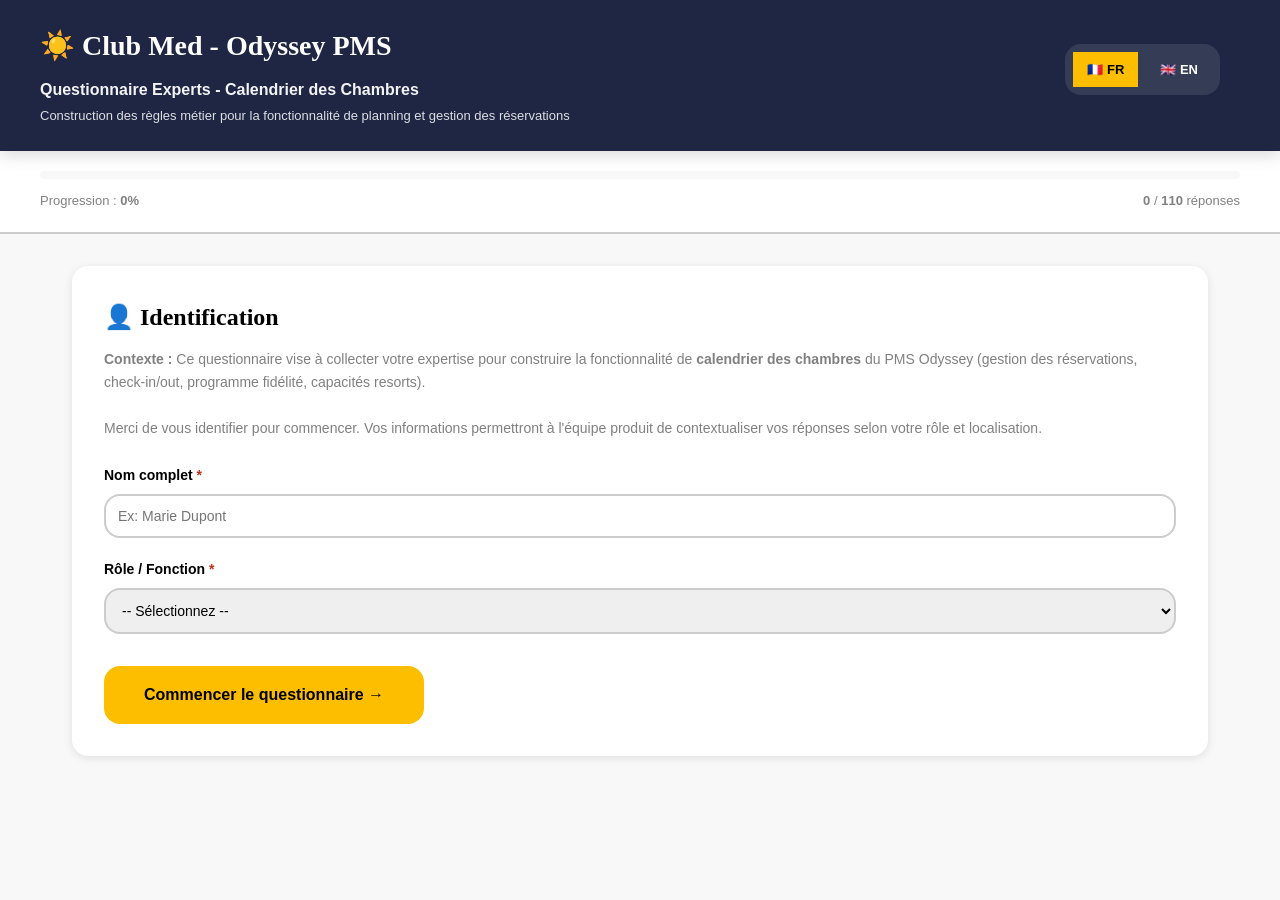
<file: index.html>
<!DOCTYPE html>
<html lang="fr">
<head>
    <meta charset="UTF-8">
    <meta name="viewport" content="width=device-width, initial-scale=1.0">
    <meta http-equiv="refresh" content="0; url=odyssey-questionnaire-experts-STANDALONE.html">
    <title>Questionnaire Experts Odyssey - Redirection</title>
    <style>
        * {
            margin: 0;
            padding: 0;
            box-sizing: border-box;
        }

        body {
            font-family: 'Inter', -apple-system, BlinkMacSystemFont, sans-serif;
            background: linear-gradient(135deg, #00205B 0%, #003B7A 100%);
            color: white;
            display: flex;
            align-items: center;
            justify-content: center;
            min-height: 100vh;
            padding: 2rem;
        }

        .container {
            text-align: center;
            max-width: 600px;
        }

        .logo {
            font-size: 48px;
            font-weight: 700;
            margin-bottom: 1rem;
            color: #FDBE00;
        }

        .tagline {
            font-size: 24px;
            margin-bottom: 2rem;
            opacity: 0.95;
        }

        .redirect-message {
            font-size: 16px;
            margin-bottom: 1.5rem;
            opacity: 0.85;
        }

        .spinner {
            width: 40px;
            height: 40px;
            margin: 2rem auto;
            border: 4px solid rgba(255, 255, 255, 0.2);
            border-top: 4px solid #FDBE00;
            border-radius: 50%;
            animation: spin 1s linear infinite;
        }

        @keyframes spin {
            0% { transform: rotate(0deg); }
            100% { transform: rotate(360deg); }
        }

        .manual-link {
            display: inline-block;
            margin-top: 2rem;
            padding: 1rem 2rem;
            background: #FDBE00;
            color: #00205B;
            text-decoration: none;
            border-radius: 8px;
            font-weight: 600;
            transition: transform 0.2s, box-shadow 0.2s;
        }

        .manual-link:hover {
            transform: translateY(-2px);
            box-shadow: 0 4px 12px rgba(253, 190, 0, 0.3);
        }

        .footer {
            margin-top: 3rem;
            font-size: 14px;
            opacity: 0.7;
        }

        @media (max-width: 768px) {
            .logo {
                font-size: 36px;
            }

            .tagline {
                font-size: 18px;
            }

            .redirect-message {
                font-size: 14px;
            }
        }
    </style>
</head>
<body>
    <div class="container">
        <div class="logo">🏖️ Club Med</div>
        <h1 class="tagline">Questionnaire Experts Odyssey</h1>
        <p class="redirect-message">Redirection vers le questionnaire en cours...</p>

        <div class="spinner"></div>

        <p style="opacity: 0.7; font-size: 14px; margin-top: 1rem;">
            Si la redirection ne fonctionne pas :
        </p>
        <a href="odyssey-questionnaire-experts-STANDALONE.html" class="manual-link">
            Accéder au questionnaire
        </a>

        <div style="margin-top: 2rem; padding-top: 2rem; border-top: 1px solid rgba(255,255,255,0.2);">
            <p style="font-size: 14px; opacity: 0.7; margin-bottom: 0.5rem;">Liens utiles :</p>
            <a href="odyssey-expert-admin-dashboard.html" style="color: #FDBE00; text-decoration: none; font-weight: 600;">
                📊 Dashboard Admin
            </a>
        </div>

        <div class="footer">
            <p>Calendrier des Chambres - Odyssey PMS</p>
            <p style="margin-top: 0.25rem;">Développé avec ❤️ pour les opérationnels Club Med</p>
        </div>
    </div>

    <script>
        // Redirection automatique après 1 seconde (au cas où meta refresh ne fonctionne pas)
        setTimeout(() => {
            window.location.href = 'odyssey-questionnaire-experts-STANDALONE.html';
        }, 1000);
    </script>
</body>
</html>
</file>
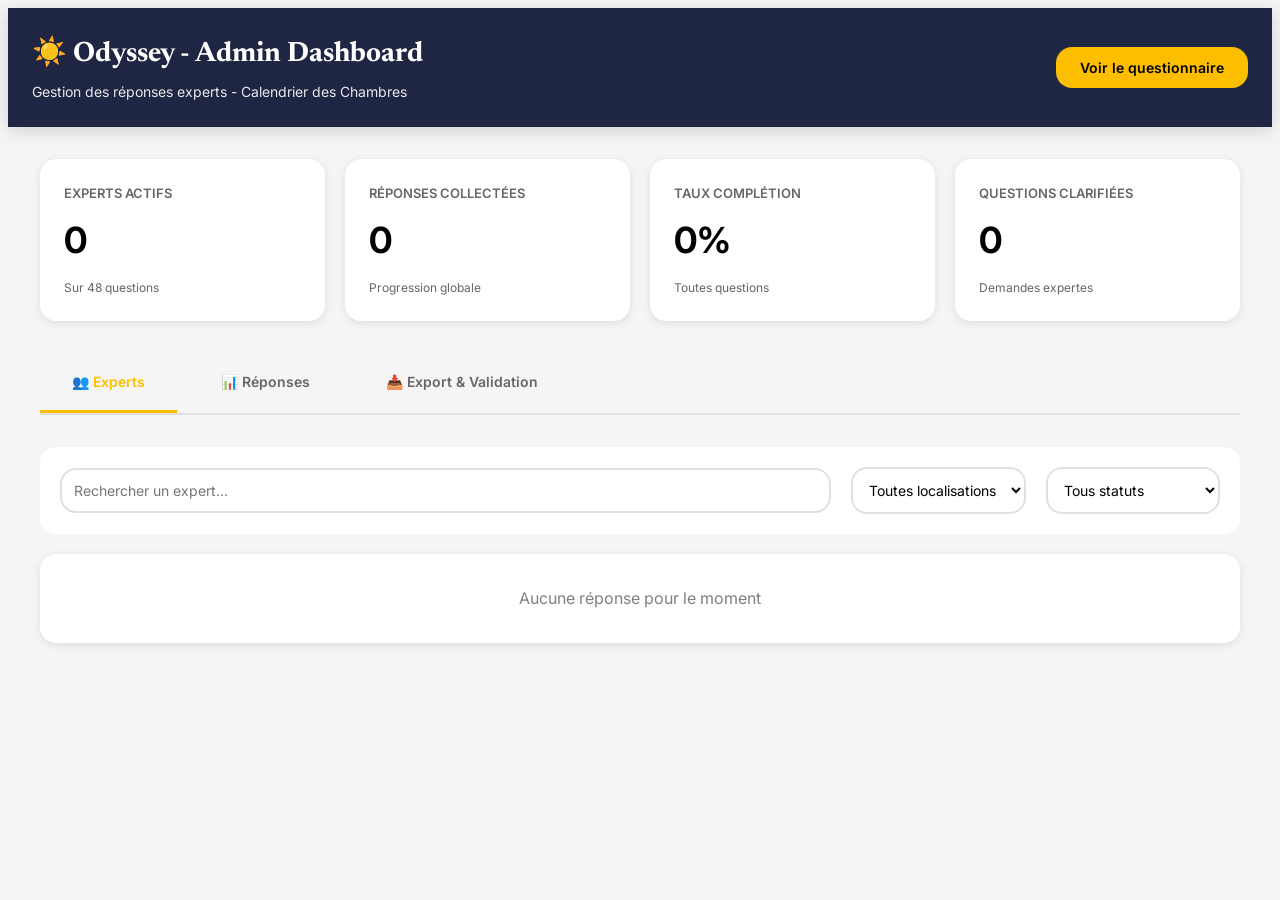
<file: odyssey-expert-admin-dashboard.html>
<!DOCTYPE html>
<html lang="fr">
<head>
    <meta charset="UTF-8">
    <meta name="viewport" content="width=device-width, initial-scale=1.0">
    <title>Admin Dashboard - Questionnaire Experts</title>

    <link rel="preconnect" href="https://fonts.googleapis.com">
    <link rel="preconnect" href="https://fonts.gstatic.com" crossorigin>
    <link href="https://fonts.googleapis.com/css2?family=Inter:wght@400;600;700&family=Newsreader:wght@700&display=swap" rel="stylesheet">
    <link rel="stylesheet" href="club-med-trident-design-tokens.css">
    <link rel="stylesheet" href="responsive-dark-mode.css">

    <style>
        :root {
            /* Light mode colors */
            --bg-primary: #ffffff;
            --bg-secondary: #f5f5f5;
            --bg-tertiary: #e8e8e8;
            --text-primary: #000000;
            --text-secondary: #666666;
            --text-inverse: #ffffff;
            --border-color: #e0e0e0;
            --shadow: 0 2px 8px rgba(0, 0, 0, 0.1);
        }

        /* Dark mode */
        @media (prefers-color-scheme: dark) {
            :root {
                --bg-primary: #1a1a1a;
                --bg-secondary: #2d2d2d;
                --bg-tertiary: #3d3d3d;
                --text-primary: #ffffff;
                --text-secondary: #b0b0b0;
                --text-inverse: #000000;
                --border-color: #404040;
                --shadow: 0 2px 8px rgba(0, 0, 0, 0.5);
            }
        }

        body.dark-mode {
            --bg-primary: #1a1a1a;
            --bg-secondary: #2d2d2d;
            --bg-tertiary: #3d3d3d;
            --text-primary: #ffffff;
            --text-secondary: #b0b0b0;
            --text-inverse: #000000;
            --border-color: #404040;
            --shadow: 0 2px 8px rgba(0, 0, 0, 0.5);
        }

    <style>
        * {
            margin: 0;
            padding: 0;
            box-sizing: border-box;
        }

        body {
            font-family: var(--font-family-body);
            background: var(--bg-secondary);
            color: var(--text-primary);
            line-height: 1.6;
            transition: background 0.3s, color 0.3s;
        }

        .header {
            background: var(--color-brand-ultramarine-blue);
            color: var(--color-content-primary-inverse);
            padding: var(--spacing-m-l);
            box-shadow: var(--shadow-elevated);
        }

        .header-content {
            max-width: 1400px;
            margin: 0 auto;
            display: flex;
            justify-content: space-between;
            align-items: center;
            flex-wrap: wrap;
        }

        @media (max-width: 768px) {
            .header-content {
                flex-direction: column;
                align-items: flex-start;
            }
        }

        .logo {
            font-family: var(--font-family-heading);
            font-size: clamp(20px, 5vw, 28px);
            font-weight: 700;
        }

        .tagline-admin {
            font-size: 14px;
            opacity: 0.9;
            margin-top: var(--spacing-xxs);
        }

        .header-actions {
            display: flex;
            gap: var(--spacing-m);
            flex-wrap: wrap;
        }

        @media (max-width: 768px) {
            .header-actions {
                flex-direction: column;
                width: 100%;
                margin-top: var(--spacing-s);
            }
        }

        .container {
            max-width: 1400px;
            margin: 0 auto;
            padding: var(--spacing-l);
        }

        .dashboard-grid {
            display: grid;
            grid-template-columns: repeat(auto-fit, minmax(250px, 1fr));
            gap: var(--spacing-m);
            margin-bottom: var(--spacing-l);
        }

        @media (max-width: 768px) {
            .dashboard-grid {
                grid-template-columns: 1fr;
            }
        }

        .stat-card {
            background: var(--bg-primary);
            padding: var(--spacing-m-l);
            border-radius: var(--radius-m);
            box-shadow: var(--shadow);
        }

        .stat-label {
            font-size: 13px;
            color: var(--text-secondary);
            text-transform: uppercase;
            font-weight: 600;
            margin-bottom: var(--spacing-xs);
        }

        .stat-value {
            font-size: 36px;
            font-weight: 700;
            color: var(--text-primary);
        }

        .stat-subtext {
            font-size: 12px;
            color: var(--text-secondary);
            margin-top: var(--spacing-xs);
        }

        .tab-nav {
            display: flex;
            gap: var(--spacing-s);
            border-bottom: 2px solid var(--border-color);
            margin-bottom: var(--spacing-l);
            overflow-x: auto;
        }

        @media (max-width: 768px) {
            .tab-nav {
                gap: var(--spacing-xs);
            }
        }

        .tab-button {
            padding: var(--spacing-m) var(--spacing-l);
            background: transparent;
            border: none;
            border-bottom: 3px solid transparent;
            font-family: var(--font-family-body);
            font-size: 14px;
            font-weight: 600;
            color: var(--text-secondary);
            cursor: pointer;
            transition: all 0.2s;
            white-space: nowrap;
        }

        @media (max-width: 768px) {
            .tab-button {
                padding: var(--spacing-s) var(--spacing-m);
                font-size: 13px;
            }
        }

        .tab-button.active {
            color: var(--color-brand-saffran-yellow);
            border-bottom-color: var(--color-brand-saffran-yellow);
        }

        .tab-content {
            display: none;
        }

        .tab-content.active {
            display: block;
        }

        .expert-list {
            background: var(--bg-primary);
            border-radius: var(--radius-m);
            box-shadow: var(--shadow);
        }

        .expert-item {
            display: grid;
            grid-template-columns: 1fr 150px 150px 150px 120px 80px;
            padding: var(--spacing-m);
            border-bottom: 1px solid var(--border-color);
            align-items: center;
        }

        @media (max-width: 1024px) {
            .expert-item {
                grid-template-columns: 1fr 100px 80px;
            }
            .expert-item > *:nth-child(3),
            .expert-item > *:nth-child(4) {
                display: none;
            }
        }

        @media (max-width: 768px) {
            .expert-item {
                grid-template-columns: 1fr 60px;
                gap: var(--spacing-s);
            }
            .expert-item > *:nth-child(3),
            .expert-item > *:nth-child(4),
            .expert-item > *:nth-child(5) {
                display: none;
            }
        }

        .expert-item:last-child {
            border-bottom: none;
        }

        .expert-info {
            display: flex;
            gap: var(--spacing-m);
            align-items: center;
        }

        .expert-avatar {
            width: 48px;
            height: 48px;
            border-radius: 50%;
            background: var(--color-brand-saffran-yellow);
            display: flex;
            align-items: center;
            justify-content: center;
            font-weight: 700;
            font-size: 18px;
        }

        .expert-details h4 {
            font-size: 14px;
            font-weight: 600;
            margin-bottom: 2px;
            color: var(--text-primary);
        }

        .expert-details p {
            font-size: 12px;
            color: var(--text-secondary);
        }

        .badge {
            display: inline-block;
            padding: 4px 12px;
            border-radius: var(--radius-xl);
            font-size: 11px;
            font-weight: 600;
        }

        .badge-resort {
            background: #FFF3CD;
            color: #856404;
        }

        @media (prefers-color-scheme: dark) {
            .badge-resort {
                background: #3d3520;
                color: #ffd54f;
            }
        }

        .badge-bu {
            background: #E3F2FD;
            color: #1976D2;
        }

        @media (prefers-color-scheme: dark) {
            .badge-bu {
                background: #1a2a3a;
                color: #64B5F6;
            }
        }

        .badge-siege {
            background: #F3E5F5;
            color: #7B1FA2;
        }

        @media (prefers-color-scheme: dark) {
            .badge-siege {
                background: #2a1a2a;
                color: #BA68C8;
            }
        }

        .progress-bar-mini {
            width: 100%;
            height: 6px;
            background: var(--bg-secondary);
            border-radius: var(--radius-xl);
            overflow: hidden;
        }

        .progress-fill-mini {
            height: 100%;
            background: var(--color-brand-saffran-yellow);
        }

        .question-comparison-card {
            background: var(--color-surface-primary);
            border-radius: var(--radius-m);
            padding: var(--spacing-m-l);
            margin-bottom: var(--spacing-m);
            box-shadow: var(--shadow-card);
        }

        .question-header {
            display: flex;
            justify-content: space-between;
            align-items: flex-start;
            margin-bottom: var(--spacing-m);
        }

        .question-title {
            font-weight: 700;
            font-size: 16px;
        }

        .answer-count {
            font-size: 12px;
            color: var(--color-content-secondary);
        }

        .answers-grid {
            display: grid;
            gap: var(--spacing-s);
        }

        .answer-item {
            padding: var(--spacing-s);
            background: var(--color-surface-secondary);
            border-radius: var(--radius-m);
            border-left: 3px solid var(--color-border-secondary);
        }

        .answer-meta {
            display: flex;
            justify-content: space-between;
            align-items: center;
            margin-bottom: var(--spacing-xs);
        }

        .expert-name {
            font-weight: 600;
            font-size: 13px;
        }

        .answer-text {
            font-size: 13px;
            color: var(--color-content-primary);
        }

        .btn {
            padding: var(--spacing-s) var(--spacing-m-l);
            border: none;
            border-radius: var(--radius-m);
            font-family: var(--font-family-body);
            font-size: 14px;
            font-weight: 600;
            cursor: pointer;
            transition: all 0.2s;
        }

        .btn-primary {
            background: #FDBE00;
            color: #000;
        }

        .btn-primary:hover {
            background: #e5ab00;
            transform: translateY(-1px);
        }

        .btn-success {
            background: #4CAF50;
            color: white;
        }

        .btn-secondary {
            background: var(--bg-secondary);
            color: var(--text-primary);
            border: 2px solid var(--border-color);
        }

        @media (max-width: 768px) {
            .btn {
                width: 100%;
                padding: var(--spacing-s);
            }
        }

        .export-section {
            background: var(--bg-primary);
            padding: var(--spacing-l);
            border-radius: var(--radius-m);
            box-shadow: var(--shadow);
        }

        .export-grid {
            display: grid;
            grid-template-columns: repeat(auto-fit, minmax(300px, 1fr));
            gap: var(--spacing-m);
            margin-top: var(--spacing-m);
        }

        @media (max-width: 768px) {
            .export-grid {
                grid-template-columns: 1fr;
            }
        }

        .export-option {
            padding: var(--spacing-m);
            border: 2px solid var(--border-color);
            border-radius: var(--radius-m);
            text-align: center;
            transition: all 0.2s;
            cursor: pointer;
            background: var(--bg-primary);
        }

        .export-option:hover {
            border-color: #FDBE00;
            background: var(--bg-tertiary);
        }

        .export-icon {
            font-size: 48px;
            margin-bottom: var(--spacing-s);
        }

        .export-title {
            font-weight: 700;
            margin-bottom: var(--spacing-xs);
            color: var(--text-primary);
        }

        .export-description {
            font-size: 12px;
            color: var(--text-secondary);
        }

        .filter-bar {
            background: var(--bg-primary);
            padding: var(--spacing-m);
            border-radius: var(--radius-m);
            margin-bottom: var(--spacing-m);
            display: flex;
            gap: var(--spacing-m);
            align-items: center;
            flex-wrap: wrap;
        }

        @media (max-width: 768px) {
            .filter-bar {
                flex-direction: column;
                align-items: stretch;
            }
        }

        .filter-input {
            flex: 1;
            padding: var(--spacing-s);
            border: 2px solid var(--border-color);
            border-radius: var(--radius-m);
            font-family: var(--font-family-body);
            font-size: 14px;
            background: var(--bg-primary);
            color: var(--text-primary);
        }

        @media (max-width: 768px) {
            .filter-input {
                width: 100%;
                font-size: 16px; /* Prevent zoom on iOS */
            }
        }

        .filter-select {
            padding: var(--spacing-s);
            border: 2px solid var(--border-color);
            background: var(--bg-primary);
            color: var(--text-primary);
            border-radius: var(--radius-m);
            font-family: var(--font-family-body);
            font-size: 14px;
            min-width: 150px;
        }

        .alert {
            padding: var(--spacing-m);
            border-radius: var(--radius-m);
            margin-bottom: var(--spacing-m);
            display: flex;
            gap: var(--spacing-s);
        }

        .alert-success {
            background: #D1F4E0;
            color: var(--color-layout-green);
        }

        .alert-warning {
            background: #FFF3CD;
            color: var(--color-chinese-marigold);
        }

        .modal {
            display: none;
            position: fixed;
            top: 0;
            left: 0;
            right: 0;
            bottom: 0;
            background: rgba(0, 0, 0, 0.5);
            z-index: 1000;
            align-items: center;
            justify-content: center;
        }

        .modal.active {
            display: flex;
        }

        .modal-content {
            background: var(--color-surface-primary);
            border-radius: var(--radius-m);
            padding: var(--spacing-l);
            max-width: 800px;
            max-height: 80vh;
            overflow-y: auto;
        }

        .modal-header {
            display: flex;
            justify-content: space-between;
            align-items: center;
            margin-bottom: var(--spacing-m);
        }

        .modal-title {
            font-family: var(--font-family-heading);
            font-size: 24px;
            font-weight: 700;
        }

        .btn-close {
            background: transparent;
            border: none;
            font-size: 24px;
            cursor: pointer;
            padding: 0;
            width: 32px;
            height: 32px;
        }

        .btn-delete {
            background: transparent;
            border: 2px solid var(--color-content-negative);
            color: var(--color-content-negative);
            padding: var(--spacing-xs) var(--spacing-s);
            border-radius: var(--radius-m);
            font-size: 12px;
            cursor: pointer;
            transition: all 0.2s;
        }

        .btn-delete:hover {
            background: var(--color-content-negative);
            color: white;
        }

        .response-detail {
            background: var(--color-surface-secondary);
            padding: var(--spacing-m);
            border-radius: var(--radius-m);
            margin-bottom: var(--spacing-s);
        }

        .response-question {
            font-weight: 600;
            font-size: 14px;
            color: var(--color-content-primary);
            margin-bottom: var(--spacing-xs);
        }

        .response-answer {
            font-size: 14px;
            color: var(--color-content-primary);
            padding: var(--spacing-s);
            background: var(--color-surface-primary);
            border-radius: var(--radius-s);
            border-left: 3px solid var(--color-brand-saffran-yellow);
        }

        .role-badge {
            display: inline-block;
            padding: 4px 12px;
            border-radius: var(--radius-xl);
            font-size: 11px;
            font-weight: 600;
            background: #E3F2FD;
            color: #1976D2;
        }
    </style>
</head>
<body>
    <header class="header">
        <div class="header-content">
            <div>
                <div class="logo">☀️ Odyssey - Admin Dashboard</div>
                <div class="tagline-admin">Gestion des réponses experts - Calendrier des Chambres</div>
            </div>
            <div class="header-actions">
                <button class="btn btn-primary" onclick="window.open('odyssey-questionnaire-experts.html', '_blank')">
                    Voir le questionnaire
                </button>
            </div>
        </div>
    </header>

    <main class="container">
        <!-- Statistics Dashboard -->
        <div class="dashboard-grid">
            <div class="stat-card">
                <div class="stat-label">Experts actifs</div>
                <div class="stat-value" id="totalExperts">0</div>
                <div class="stat-subtext">Sur 48 questions</div>
            </div>

            <div class="stat-card">
                <div class="stat-label">Réponses collectées</div>
                <div class="stat-value" id="totalAnswers">0</div>
                <div class="stat-subtext">Progression globale</div>
            </div>

            <div class="stat-card">
                <div class="stat-label">Taux complétion</div>
                <div class="stat-value" id="completionRate">0%</div>
                <div class="stat-subtext">Toutes questions</div>
            </div>

            <div class="stat-card">
                <div class="stat-label">Questions clarifiées</div>
                <div class="stat-value" id="clarificationCount">0</div>
                <div class="stat-subtext">Demandes expertes</div>
            </div>
        </div>

        <!-- Tabs Navigation -->
        <div class="tab-nav">
            <button class="tab-button active" onclick="switchTab('experts')">👥 Experts</button>
            <button class="tab-button" onclick="switchTab('responses')">📊 Réponses</button>
            <button class="tab-button" onclick="switchTab('export')">📥 Export & Validation</button>
        </div>

        <!-- Tab: Experts -->
        <div class="tab-content active" id="tab-experts">
            <div class="filter-bar">
                <input type="text" class="filter-input" placeholder="Rechercher un expert..." id="expertSearch">
                <select class="filter-select" id="filterLocation">
                    <option value="">Toutes localisations</option>
                    <option value="resort">Resort</option>
                    <option value="business_unit">Business Unit</option>
                    <option value="siege">Siège</option>
                </select>
                <select class="filter-select" id="filterCompletion">
                    <option value="">Tous statuts</option>
                    <option value="complete">Complétés (>80%)</option>
                    <option value="partial">En cours (20-80%)</option>
                    <option value="started">Démarrés (<20%)</option>
                </select>
            </div>

            <div class="expert-list" id="expertList">
                <!-- Dynamically populated -->
            </div>
        </div>

        <!-- Tab: Responses -->
        <div class="tab-content" id="tab-responses">
            <div class="filter-bar">
                <select class="filter-select" id="filterCategory">
                    <option value="">Toutes catégories</option>
                    <option value="business">Business</option>
                    <option value="design">Design</option>
                    <option value="tech">Tech</option>
                </select>
                <select class="filter-select" id="filterAnswered">
                    <option value="">Tous statuts</option>
                    <option value="answered">Répondues</option>
                    <option value="unanswered">Non répondues</option>
                </select>
            </div>

            <div id="responsesContainer">
                <!-- Dynamically populated -->
            </div>
        </div>

        <!-- Tab: Export -->
        <div class="tab-content" id="tab-export">
            <div class="export-section">
                <h2 style="margin-bottom: var(--spacing-m);">📥 Exporter les données</h2>
                <p style="margin-bottom: var(--spacing-m); color: var(--color-content-secondary);">
                    Téléchargez les réponses des experts pour les intégrer dans vos maquettes, user stories, ou documents de règles métier.
                </p>

                <div class="export-grid">
                    <div class="export-option" onclick="exportData('json')">
                        <div class="export-icon">📄</div>
                        <div class="export-title">Format JSON</div>
                        <div class="export-description">Pour intégration technique dans les maquettes</div>
                    </div>

                    <div class="export-option" onclick="exportData('csv')">
                        <div class="export-icon">📊</div>
                        <div class="export-title">Format CSV</div>
                        <div class="export-description">Pour analyse dans Excel / Google Sheets</div>
                    </div>

                    <div class="export-option" onclick="exportData('markdown')">
                        <div class="export-icon">📝</div>
                        <div class="export-title">Format Markdown</div>
                        <div class="export-description">Pour mise à jour règles métier / US</div>
                    </div>

                    <div class="export-option" onclick="exportData('summary')">
                        <div class="export-icon">📋</div>
                        <div class="export-title">Rapport Synthèse</div>
                        <div class="export-description">Vue consolidée par question</div>
                    </div>
                </div>
            </div>

            <div class="export-section" style="margin-top: var(--spacing-l);">
                <h2 style="margin-bottom: var(--spacing-m);">✅ Valider & Mettre à jour</h2>
                <p style="margin-bottom: var(--spacing-m); color: var(--color-content-secondary);">
                    Une fois validées par l'équipe produit, les réponses peuvent être intégrées automatiquement dans les documents de règles métier.
                </p>

                <div class="alert alert-warning">
                    <span>⚠️</span>
                    <div>
                        <strong>Attention :</strong> Cette action mettra à jour les fichiers suivants :
                        <ul style="margin-top: var(--spacing-xs); margin-left: var(--spacing-m);">
                            <li>club-med-loyalty-program.md</li>
                            <li>odyssey-calendar-specifications.html</li>
                            <li>regles-metier-capacites.md</li>
                        </ul>
                    </div>
                </div>

                <button class="btn btn-success" onclick="validateAndUpdate()" style="margin-top: var(--spacing-m);">
                    ✅ Valider et mettre à jour les règles métier
                </button>
            </div>
        </div>
    </main>

    <!-- Modal for expert details -->
    <div class="modal" id="expertModal">
        <div class="modal-content">
            <div class="modal-header">
                <h2 class="modal-title" id="modalExpertName">Expert Details</h2>
                <button class="btn-close" onclick="closeModal()">×</button>
            </div>
            <div id="modalExpertContent">
                <!-- Dynamically populated -->
            </div>
        </div>
    </div>

    <script>
        // Load data from localStorage
        let submissions = JSON.parse(localStorage.getItem('odyssey_submissions') || '[]');

        // Initialize dashboard
        function initDashboard() {
            updateStatistics();
            renderExpertList();
            renderResponses();
        }

        function updateStatistics() {
            const totalExperts = submissions.length;
            const totalAnswers = submissions.reduce((acc, sub) => {
                return acc + Object.keys(sub.answers).filter(k => sub.answers[k] && sub.answers[k] !== '').length;
            }, 0);

            const totalQuestions = 48; // Based on questions-en-suspens.md
            const completionRate = submissions.length > 0
                ? Math.round((totalAnswers / (totalQuestions * submissions.length)) * 100)
                : 0;

            const clarificationCount = submissions.reduce((acc, sub) => {
                return acc + Object.keys(sub.answers).filter(k => k.includes('_comment') && sub.answers[k]).length;
            }, 0);

            document.getElementById('totalExperts').textContent = totalExperts;
            document.getElementById('totalAnswers').textContent = totalAnswers;
            document.getElementById('completionRate').textContent = completionRate + '%';
            document.getElementById('clarificationCount').textContent = clarificationCount;
        }

        function renderExpertList() {
            const container = document.getElementById('expertList');

            if (submissions.length === 0) {
                container.innerHTML = '<div style="padding: var(--spacing-l); text-align: center; color: var(--color-content-secondary);">Aucune réponse pour le moment</div>';
                return;
            }

            const expertHTML = submissions.map(sub => {
                const answeredCount = Object.keys(sub.answers).filter(k => !k.includes('_comment') && sub.answers[k] && sub.answers[k] !== '').length;
                const totalQuestions = 48;
                const percentage = Math.round((answeredCount / totalQuestions) * 100);

                const initials = sub.expert.name.split(' ').map(n => n[0]).join('').toUpperCase();

                let locationBadge = '';
                if (sub.expert.location === 'resort') {
                    locationBadge = `<span class="badge badge-resort">${sub.expert.resort || 'Resort'}</span>`;
                } else if (sub.expert.location === 'business_unit') {
                    const buLabel = getBULabel(sub.expert.businessUnit);
                    locationBadge = `<span class="badge badge-bu">${buLabel}</span>`;
                } else {
                    locationBadge = `<span class="badge badge-siege">Siège Social</span>`;
                }

                const roleLabel = getRoleLabel(sub.expert.role);

                return `
                    <div class="expert-item">
                        <div class="expert-info">
                            <div class="expert-avatar">${initials}</div>
                            <div class="expert-details">
                                <h4>${sub.expert.name}</h4>
                                <p class="role-badge">${roleLabel}</p>
                            </div>
                        </div>
                        <div>${locationBadge}</div>
                        <div>
                            <div style="font-size: 12px; color: var(--color-content-secondary); margin-bottom: 4px;">
                                ${answeredCount} / ${totalQuestions} réponses
                            </div>
                            <div class="progress-bar-mini">
                                <div class="progress-fill-mini" style="width: ${percentage}%"></div>
                            </div>
                        </div>
                        <div style="text-align: center;">
                            <strong>${percentage}%</strong>
                        </div>
                        <div>
                            <button class="btn btn-secondary" onclick="viewExpert('${sub.id}')">Voir détails</button>
                        </div>
                        <div>
                            <button class="btn-delete" onclick="deleteSubmission('${sub.id}')">🗑️</button>
                        </div>
                    </div>
                `;
            }).join('');

            container.innerHTML = expertHTML;
        }

        function renderResponses() {
            const container = document.getElementById('responsesContainer');

            if (submissions.length === 0) {
                container.innerHTML = '<div style="padding: var(--spacing-l); text-align: center; color: var(--color-content-secondary);">Aucune réponse pour le moment</div>';
                return;
            }

            // Group answers by question
            const questionMap = {};
            submissions.forEach(sub => {
                Object.keys(sub.answers).forEach(key => {
                    if (!key.includes('_comment')) {
                        const questionId = key.split('_').slice(0, 2).join('_');
                        if (!questionMap[questionId]) {
                            questionMap[questionId] = [];
                        }
                        if (sub.answers[key]) {
                            questionMap[questionId].push({
                                expert: sub.expert.name,
                                answer: sub.answers[key],
                                comment: sub.answers[key + '_comment'] || ''
                            });
                        }
                    }
                });
            });

            const responsesHTML = Object.keys(questionMap).map(questionId => {
                const answers = questionMap[questionId];

                const answersHTML = answers.map(a => `
                    <div class="answer-item">
                        <div class="answer-meta">
                            <span class="expert-name">${a.expert}</span>
                        </div>
                        <div class="answer-text">${a.answer}</div>
                        ${a.comment ? `<div style="margin-top: var(--spacing-xs); font-size: 12px; color: var(--color-content-secondary);">💬 ${a.comment}</div>` : ''}
                    </div>
                `).join('');

                return `
                    <div class="question-comparison-card">
                        <div class="question-header">
                            <div class="question-title">${questionId.toUpperCase()}</div>
                            <div class="answer-count">${answers.length} réponse(s)</div>
                        </div>
                        <div class="answers-grid">
                            ${answersHTML}
                        </div>
                    </div>
                `;
            }).join('');

            container.innerHTML = responsesHTML || '<div style="padding: var(--spacing-l); text-align: center; color: var(--color-content-secondary);">Aucune réponse pour le moment</div>';
        }

        function switchTab(tabName) {
            document.querySelectorAll('.tab-button').forEach(btn => btn.classList.remove('active'));
            document.querySelectorAll('.tab-content').forEach(content => content.classList.remove('active'));

            event.target.classList.add('active');
            document.getElementById(`tab-${tabName}`).classList.add('active');
        }

        function getRoleLabel(role) {
            const roleMap = {
                'room_division_manager': 'Room Division Manager',
                'planning_manager': 'Planning Manager',
                'produits_services_manager': 'Produits & Services Manager',
                'other': 'Autre'
            };
            return roleMap[role] || role;
        }

        function getBULabel(bu) {
            const buMap = {
                'EMEA': 'EMEA',
                'ESAP': 'ESAP',
                'NAM': 'NAM',
                'SAM': 'SAM'
            };
            return buMap[bu] || bu || 'BU';
        }

        function getQuestionLabel(key) {
            const questionLabels = {
                'q1_1': 'Surclassement automatique',
                'q1_2': 'Late Check-out tarification',
                'q1_1_1': 'Niveau de surclassement',
                'q1_1_2': 'Moment de vérification disponibilité',
                'q1_1_3': 'Surclassement N+2 pour Platinum',
                'q1_2_1': 'Tarif late checkout 14h (Silver/Turquoise)',
                'q1_2_2_gold': 'Tarif late checkout 16h Gold',
                'q1_2_2_silver': 'Tarif late checkout 16h Silver',
                'q1_2_2_turquoise': 'Tarif late checkout 16h Turquoise',
                'q1_2_3_exists': 'Late checkout 18h existe',
                'q1_2_3_price': 'Prix late checkout 18h'
            };
            return questionLabels[key] || key;
        }

        function formatAnswer(key, value) {
            // Format radio button values
            const formatMap = {
                'n_plus_1': 'Toujours N+1',
                'multiple': 'Peut sauter plusieurs niveaux',
                'depends': 'Dépend du statut',
                'j_7': 'J-7 (7 jours avant)',
                'j_3': 'J-3 (3 jours avant)',
                'j_1': 'J-1 (veille)',
                'checkin': 'Au moment du check-in',
                'auto_n2': 'Surclassement automatique N+2',
                'proposition': 'Proposition avec validation',
                'manual': 'Validation manuelle uniquement',
                'yes': 'Oui',
                'no': 'Non'
            };

            // If numeric value (price), add € symbol
            if (!isNaN(value) && value !== '') {
                return value + ' €';
            }

            return formatMap[value] || value;
        }

        function viewExpert(submissionId) {
            const submission = submissions.find(s => s.id === submissionId);
            if (!submission) return;

            document.getElementById('modalExpertName').textContent = submission.expert.name;

            const roleLabel = getRoleLabel(submission.expert.role);
            const locationLabel = submission.expert.location === 'resort' ? submission.expert.resort :
                                 submission.expert.location === 'business_unit' ? getBULabel(submission.expert.businessUnit) :
                                 'Siège Social';

            const contentHTML = `
                <div style="margin-bottom: var(--spacing-m); padding: var(--spacing-m); background: var(--color-brand-light-sand); border-radius: var(--radius-m);">
                    <strong>Rôle:</strong> ${roleLabel}<br>
                    <strong>Localisation:</strong> ${locationLabel}<br>
                    <strong>Date soumission:</strong> ${new Date(submission.submittedAt).toLocaleString('fr-FR')}
                </div>
                <h3 style="margin-bottom: var(--spacing-m);">Réponses détaillées</h3>
                <div style="max-height: 400px; overflow-y: auto;">
                    ${Object.keys(submission.answers)
                        .filter(k => !k.includes('_comment') && submission.answers[k])
                        .map(key => `
                        <div class="response-detail">
                            <div class="response-question">${getQuestionLabel(key)}</div>
                            <div class="response-answer">${formatAnswer(key, submission.answers[key])}</div>
                            ${submission.answers[key + '_comment'] ?
                                `<div style="margin-top: var(--spacing-xs); font-size: 12px; color: var(--color-content-secondary); font-style: italic;">
                                    💬 ${submission.answers[key + '_comment']}
                                </div>` : ''}
                        </div>
                    `).join('')}
                </div>
            `;

            document.getElementById('modalExpertContent').innerHTML = contentHTML;
            document.getElementById('expertModal').classList.add('active');
        }

        function closeModal() {
            document.getElementById('expertModal').classList.remove('active');
        }

        function deleteSubmission(submissionId) {
            if (!confirm('Êtes-vous sûr de vouloir supprimer cette réponse ? Cette action est irréversible.')) {
                return;
            }

            // Remove from submissions array
            submissions = submissions.filter(s => s.id !== submissionId);

            // Update localStorage
            localStorage.setItem('odyssey_submissions', JSON.stringify(submissions));

            // Refresh dashboard
            initDashboard();

            alert('✅ Réponse supprimée avec succès.');
        }

        function exportData(format) {
            const timestamp = new Date().toISOString().split('T')[0];

            if (format === 'json') {
                const blob = new Blob([JSON.stringify(submissions, null, 2)], { type: 'application/json' });
                downloadBlob(blob, `odyssey-experts-data-${timestamp}.json`);
            } else if (format === 'csv') {
                let csv = 'Expert,Rôle,Localisation,Question,Réponse,Commentaire\n';
                submissions.forEach(sub => {
                    const roleLabel = getRoleLabel(sub.expert.role);
                    const locationLabel = sub.expert.location === 'resort' ? sub.expert.resort :
                                         sub.expert.location === 'business_unit' ? getBULabel(sub.expert.businessUnit) :
                                         'Siège';
                    Object.keys(sub.answers).forEach(key => {
                        if (!key.includes('_comment') && sub.answers[key]) {
                            const comment = sub.answers[key + '_comment'] || '';
                            csv += `"${sub.expert.name}","${roleLabel}","${locationLabel}","${getQuestionLabel(key)}","${formatAnswer(key, sub.answers[key])}","${comment}"\n`;
                        }
                    });
                });
                const blob = new Blob([csv], { type: 'text/csv' });
                downloadBlob(blob, `odyssey-experts-data-${timestamp}.csv`);
            } else if (format === 'markdown') {
                let md = `# Réponses Experts - Odyssey PMS\n\n**Date export:** ${new Date().toLocaleString('fr-FR')}\n\n`;

                submissions.forEach(sub => {
                    const roleLabel = getRoleLabel(sub.expert.role);
                    const locationLabel = sub.expert.location === 'resort' ? sub.expert.resort :
                                         sub.expert.location === 'business_unit' ? getBULabel(sub.expert.businessUnit) :
                                         'Siège';
                    md += `## ${sub.expert.name} (${roleLabel} - ${locationLabel})\n\n`;
                    Object.keys(sub.answers).forEach(key => {
                        if (!key.includes('_comment') && sub.answers[key]) {
                            md += `### ${getQuestionLabel(key)}\n\n${formatAnswer(key, sub.answers[key])}\n\n`;
                            if (sub.answers[key + '_comment']) {
                                md += `> 💬 ${sub.answers[key + '_comment']}\n\n`;
                            }
                        }
                    });
                });

                const blob = new Blob([md], { type: 'text/markdown' });
                downloadBlob(blob, `odyssey-experts-data-${timestamp}.md`);
            } else if (format === 'summary') {
                // Generate consolidated summary by question
                const questionMap = {};
                submissions.forEach(sub => {
                    Object.keys(sub.answers).forEach(key => {
                        if (!key.includes('_comment') && sub.answers[key]) {
                            if (!questionMap[key]) {
                                questionMap[key] = [];
                            }
                            questionMap[key].push({
                                expert: sub.expert.name,
                                answer: sub.answers[key],
                                comment: sub.answers[key + '_comment'] || ''
                            });
                        }
                    });
                });

                let summary = `# Rapport de Synthèse - Questionnaire Experts\n\n**Date:** ${new Date().toLocaleString('fr-FR')}\n**Experts:** ${submissions.length}\n\n`;

                Object.keys(questionMap).forEach(questionId => {
                    summary += `## ${getQuestionLabel(questionId)}\n\n`;
                    summary += `**Réponses:** ${questionMap[questionId].length}\n\n`;
                    questionMap[questionId].forEach(answer => {
                        summary += `- **${answer.expert}:** ${formatAnswer(questionId, answer.answer)}\n`;
                        if (answer.comment) {
                            summary += `  > 💬 ${answer.comment}\n`;
                        }
                    });
                    summary += `\n`;
                });

                const blob = new Blob([summary], { type: 'text/markdown' });
                downloadBlob(blob, `odyssey-experts-summary-${timestamp}.md`);
            }
        }

        function downloadBlob(blob, filename) {
            const url = URL.createObjectURL(blob);
            const a = document.createElement('a');
            a.href = url;
            a.download = filename;
            a.click();
            URL.revokeObjectURL(url);
        }

        function validateAndUpdate() {
            if (!confirm('Êtes-vous sûr de vouloir mettre à jour les règles métier avec les réponses validées ?')) {
                return;
            }

            // This would trigger a backend process to update the business rules documents
            alert('✅ Mise à jour des règles métier en cours...\n\nLes documents suivants seront mis à jour :\n- club-med-loyalty-program.md\n- odyssey-calendar-specifications.html\n- regles-metier-capacites.md');
        }

        // Initialize on load
        document.addEventListener('DOMContentLoaded', () => {
            initDashboard();
        });
    </script>
</body>
</html>
</file>
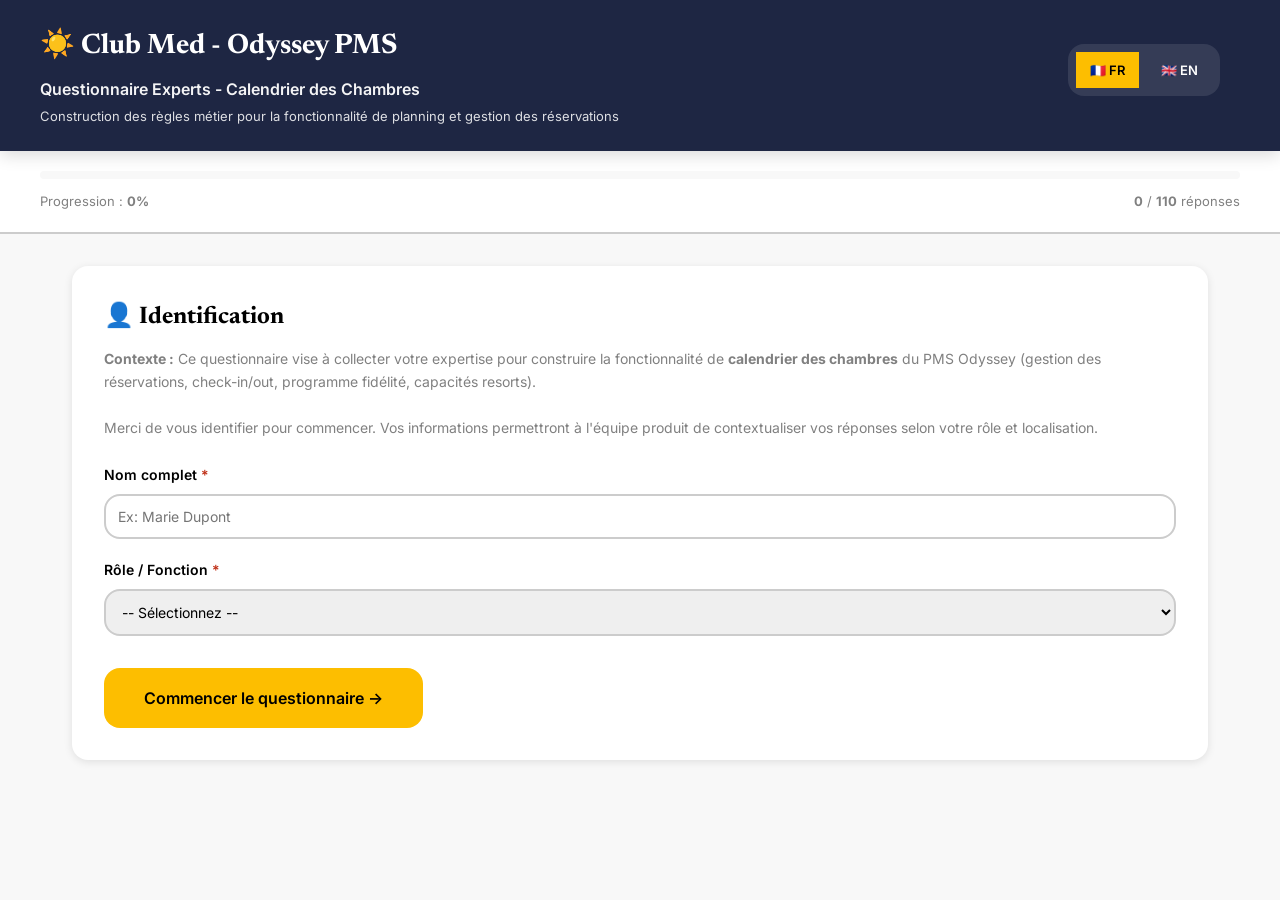
<file: odyssey-questionnaire-experts-STANDALONE.html>
<!DOCTYPE html>
<html lang="fr">
<head>
    <meta charset="UTF-8">
    <meta name="viewport" content="width=device-width, initial-scale=1.0">
    <title>Questionnaire Experts - Odyssey PMS</title>

    <!-- Google Fonts -->
    <link rel="preconnect" href="https://fonts.googleapis.com">
    <link rel="preconnect" href="https://fonts.gstatic.com" crossorigin>
    <link href="https://fonts.googleapis.com/css2?family=Inter:wght@400;600;700&family=Newsreader:wght@700&display=swap" rel="stylesheet">

    <!-- Design Tokens -->
    <link rel="stylesheet" href="club-med-trident-design-tokens.css">

    <style>
        * {
            margin: 0;
            padding: 0;
            box-sizing: border-box;
        }

        body {
            font-family: var(--font-family-body);
            background: var(--color-surface-secondary);
            color: var(--color-content-primary);
            line-height: 1.6;
        }

        /* Header */
        .header {
            background: var(--color-brand-ultramarine-blue);
            color: var(--color-content-primary-inverse);
            padding: var(--spacing-m-l);
            position: sticky;
            top: 0;
            z-index: 100;
            box-shadow: var(--shadow-elevated);
        }

        .header-content {
            max-width: 1200px;
            margin: 0 auto;
        }

        .logo {
            font-family: var(--font-family-heading);
            font-size: 28px;
            font-weight: 700;
            margin-bottom: var(--spacing-xs);
        }

        .tagline {
            font-size: 16px;
            opacity: 0.95;
            font-weight: 600;
            margin-bottom: var(--spacing-xxs);
        }

        .context {
            font-size: 13px;
            opacity: 0.85;
        }

        /* Progress Bar */
        .progress-container {
            background: var(--color-surface-primary);
            padding: var(--spacing-m);
            border-bottom: 2px solid var(--color-border-secondary);
            position: sticky;
            top: 80px;
            z-index: 99;
        }

        .progress-content {
            max-width: 1200px;
            margin: 0 auto;
        }

        .progress-bar {
            width: 100%;
            height: 8px;
            background: var(--color-surface-secondary);
            border-radius: var(--radius-xl);
            overflow: hidden;
            margin-bottom: var(--spacing-s);
        }

        .progress-fill {
            height: 100%;
            background: var(--color-brand-saffran-yellow);
            transition: width 0.3s;
        }

        .progress-text {
            display: flex;
            justify-content: space-between;
            font-size: 13px;
            color: var(--color-content-secondary);
        }

        /* Container */
        .container {
            max-width: 1200px;
            margin: 0 auto;
            padding: var(--spacing-l);
        }

        /* Step: Identification */
        .step {
            display: none;
        }

        .step.active {
            display: block;
        }

        .card {
            background: var(--color-surface-primary);
            border-radius: var(--radius-m);
            padding: var(--spacing-l);
            margin-bottom: var(--spacing-m-l);
            box-shadow: var(--shadow-card);
        }

        .card-title {
            font-family: var(--font-family-heading);
            font-size: 24px;
            font-weight: 700;
            margin-bottom: var(--spacing-s);
            color: var(--color-content-primary);
        }

        .card-subtitle {
            font-size: 14px;
            color: var(--color-content-secondary);
            margin-bottom: var(--spacing-m-l);
        }

        /* Form Groups */
        .form-group {
            margin-bottom: var(--spacing-m);
        }

        .form-label {
            display: block;
            font-weight: 600;
            font-size: 14px;
            margin-bottom: var(--spacing-xs);
        }

        .form-label.required::after {
            content: " *";
            color: var(--color-content-negative);
        }

        .form-input,
        .form-select,
        .form-textarea {
            width: 100%;
            padding: var(--spacing-s);
            border: 2px solid var(--color-border-secondary);
            border-radius: var(--radius-m);
            font-family: var(--font-family-body);
            font-size: 14px;
            transition: border-color 0.2s;
        }

        .form-input:focus,
        .form-select:focus,
        .form-textarea:focus {
            outline: none;
            border-color: var(--color-brand-saffran-yellow);
        }

        .form-textarea {
            min-height: 100px;
            resize: vertical;
        }

        .form-hint {
            font-size: 12px;
            color: var(--color-content-secondary);
            margin-top: var(--spacing-xxs);
        }

        /* Question Card */
        .question-card {
            background: var(--color-surface-primary);
            border-radius: var(--radius-m);
            padding: var(--spacing-m-l);
            margin-bottom: var(--spacing-m);
            border-left: 4px solid var(--color-border-secondary);
            box-shadow: var(--shadow-card);
            transition: all 0.2s;
        }

        .question-card:hover {
            border-left-color: var(--color-brand-saffran-yellow);
        }

        .question-card.answered {
            border-left-color: var(--color-layout-green);
            background: var(--color-surface-tertiary);
        }

        .question-header {
            display: flex;
            align-items: flex-start;
            gap: var(--spacing-s);
            margin-bottom: var(--spacing-m);
        }

        .question-number {
            font-weight: 700;
            font-size: 18px;
            color: var(--color-brand-saffran-yellow);
            min-width: 40px;
        }

        .question-content {
            flex: 1;
        }

        .question-title {
            font-weight: 700;
            font-size: 16px;
            margin-bottom: var(--spacing-xs);
            color: var(--color-content-primary);
        }

        .question-context {
            font-size: 13px;
            color: var(--color-content-secondary);
            padding: var(--spacing-s);
            background: var(--color-surface-secondary);
            border-radius: var(--radius-m);
            margin: var(--spacing-s) 0;
        }

        .sub-questions {
            margin-left: var(--spacing-l);
            margin-top: var(--spacing-s);
        }

        .sub-question {
            margin-bottom: var(--spacing-m);
            padding-left: var(--spacing-m);
            border-left: 2px solid var(--color-border-secondary);
        }

        .sub-question-label {
            font-weight: 600;
            font-size: 14px;
            margin-bottom: var(--spacing-xs);
        }

        /* Comment Section */
        .comment-section {
            margin-top: var(--spacing-m);
            padding-top: var(--spacing-m);
            border-top: 1px solid var(--color-border-secondary);
        }

        .comment-label {
            font-size: 13px;
            font-weight: 600;
            margin-bottom: var(--spacing-xs);
            color: var(--color-content-secondary);
        }

        .comment-textarea {
            width: 100%;
            min-height: 60px;
            padding: var(--spacing-s);
            border: 2px dashed var(--color-border-secondary);
            border-radius: var(--radius-m);
            font-family: var(--font-family-body);
            font-size: 13px;
            resize: vertical;
        }

        /* Buttons */
        .btn {
            padding: var(--spacing-s) var(--spacing-l);
            border: none;
            border-radius: var(--radius-m);
            font-family: var(--font-family-body);
            font-size: 14px;
            font-weight: 600;
            cursor: pointer;
            transition: all 0.2s;
        }

        .btn-primary {
            background: var(--color-background-primary);
            color: var(--color-content-primary);
        }

        .btn-primary:hover {
            background: var(--color-brand-saffran-yellow);
            transform: translateY(-1px);
            box-shadow: var(--shadow-card);
        }

        .btn-secondary {
            background: var(--color-surface-secondary);
            color: var(--color-content-primary);
            border: 2px solid var(--color-border-primary);
        }

        .btn-secondary:hover {
            background: var(--color-surface-tertiary);
        }

        .btn-large {
            padding: var(--spacing-m) var(--spacing-xl);
            font-size: 16px;
        }

        .btn-group {
            display: flex;
            gap: var(--spacing-s);
            margin-top: var(--spacing-l);
        }

        /* Section Header */
        .section-header {
            background: var(--color-brand-light-sand);
            padding: var(--spacing-m);
            border-radius: var(--radius-m);
            margin: var(--spacing-l) 0;
            border-left: 4px solid var(--color-brand-saffran-yellow);
        }

        .section-title {
            font-family: var(--font-family-heading);
            font-size: 20px;
            font-weight: 700;
            color: var(--color-content-primary);
            margin-bottom: var(--spacing-xxs);
        }

        .section-subtitle {
            font-size: 13px;
            color: var(--color-content-secondary);
        }

        /* Summary Card */
        .summary-card {
            background: var(--color-surface-primary);
            border-radius: var(--radius-m);
            padding: var(--spacing-l);
            margin-bottom: var(--spacing-m);
            box-shadow: var(--shadow-elevated);
        }

        .summary-grid {
            display: grid;
            grid-template-columns: repeat(auto-fit, minmax(200px, 1fr));
            gap: var(--spacing-m);
            margin-top: var(--spacing-m);
        }

        .summary-item {
            padding: var(--spacing-m);
            background: var(--color-surface-secondary);
            border-radius: var(--radius-m);
        }

        .summary-label {
            font-size: 12px;
            color: var(--color-content-secondary);
            text-transform: uppercase;
            font-weight: 600;
            margin-bottom: var(--spacing-xxs);
        }

        .summary-value {
            font-size: 18px;
            font-weight: 700;
            color: var(--color-content-primary);
        }

        /* Success Message */
        .success-message {
            background: #D1F4E0;
            color: var(--color-layout-green);
            padding: var(--spacing-l);
            border-radius: var(--radius-m);
            text-align: center;
            margin: var(--spacing-l) 0;
        }

        .success-icon {
            font-size: 48px;
            margin-bottom: var(--spacing-m);
        }

        .success-title {
            font-size: 24px;
            font-weight: 700;
            margin-bottom: var(--spacing-s);
        }

        /* Alert Box */
        .alert {
            padding: var(--spacing-m);
            border-radius: var(--radius-m);
            margin-bottom: var(--spacing-m);
        }

        .alert-info {
            background: var(--color-brand-light-sand);
            border-left: 4px solid var(--color-chinese-marigold);
        }

        /* Radio/Checkbox Groups */
        .radio-group,
        .checkbox-group {
            display: flex;
            flex-direction: column;
            gap: var(--spacing-s);
        }

        .radio-option,
        .checkbox-option {
            display: flex;
            align-items: center;
            gap: var(--spacing-s);
            padding: var(--spacing-s);
            background: var(--color-surface-secondary);
            border-radius: var(--radius-m);
            cursor: pointer;
            transition: background 0.2s;
        }

        .radio-option:hover,
        .checkbox-option:hover {
            background: var(--color-surface-tertiary);
        }

        .radio-option input,
        .checkbox-option input {
            cursor: pointer;
        }

        /* Status Badge */
        .status-badge {
            display: inline-flex;
            align-items: center;
            gap: var(--spacing-xxs);
            padding: var(--spacing-xxs) var(--spacing-s);
            border-radius: var(--radius-xl);
            font-size: 12px;
            font-weight: 600;
        }

        .status-badge.complete {
            background: #D1F4E0;
            color: var(--color-layout-green);
        }

        .status-badge.partial {
            background: #FFF3CD;
            color: var(--color-chinese-marigold);
        }

        .status-badge.empty {
            background: var(--color-surface-secondary);
            color: var(--color-content-disabled);
        }

        /* Language Switcher */
        .language-switcher {
            position: absolute;
            top: var(--spacing-m);
            right: var(--spacing-m);
            display: flex;
            gap: var(--spacing-xs);
            background: rgba(255, 255, 255, 0.1);
            padding: var(--spacing-xs);
            border-radius: var(--radius-m);
        }

        .lang-btn {
            padding: var(--spacing-xs) var(--spacing-s);
            background: transparent;
            border: 2px solid transparent;
            color: var(--color-content-primary-inverse);
            font-family: var(--font-family-body);
            font-size: 13px;
            font-weight: 600;
            cursor: pointer;
            border-radius: var(--radius-s);
            transition: all 0.2s;
        }

        .lang-btn:hover {
            background: rgba(255, 255, 255, 0.1);
        }

        .lang-btn.active {
            background: var(--color-brand-saffran-yellow);
            color: var(--color-brand-black-coal);
            border-color: var(--color-brand-saffran-yellow);
        }

        .header-content {
            position: relative;
        }

        /* Responsive */
        @media (max-width: 768px) {
            .container {
                padding: var(--spacing-m);
            }

            .question-header {
                flex-direction: column;
            }

            .sub-questions {
                margin-left: 0;
            }

            .language-switcher {
                position: static;
                margin-top: var(--spacing-s);
                justify-content: center;
            }
        }
    </style>
</head>
<body>
    <!-- Header -->
    <header class="header">
        <div class="header-content">
            <div class="language-switcher">
                <button class="lang-btn active" onclick="setLanguage('fr')" id="lang-fr">🇫🇷 FR</button>
                <button class="lang-btn" onclick="setLanguage('en')" id="lang-en">🇬🇧 EN</button>
            </div>
            <div class="logo">☀️ Club Med - Odyssey PMS</div>
            <div class="tagline" data-i18n="header.title">Questionnaire Experts - Calendrier des Chambres</div>
            <div class="context" data-i18n="header.subtitle">Construction des règles métier pour la fonctionnalité de planning et gestion des réservations</div>
        </div>
    </header>

    <!-- Progress Bar -->
    <div class="progress-container">
        <div class="progress-content">
            <div class="progress-bar">
                <div class="progress-fill" id="progressFill" style="width: 0%"></div>
            </div>
            <div class="progress-text">
                <span><span data-i18n="progress.label">Progression :</span> <strong id="progressPercent">0%</strong></span>
                <span><strong id="answeredCount">0</strong> / <strong id="totalCount">0</strong> <span data-i18n="progress.answers">réponses</span></span>
            </div>
        </div>
    </div>

    <!-- Main Content -->
    <main class="container">
        <!-- Step 1: Identification -->
        <div class="step active" id="step-identification">
            <div class="card">
                <h1 class="card-title" data-i18n="identification.title">👤 Identification</h1>
                <p class="card-subtitle">
                    <strong>Contexte :</strong> <span data-i18n="identification.context">Ce questionnaire vise à collecter votre expertise pour construire la fonctionnalité de <strong>calendrier des chambres</strong> du PMS Odyssey (gestion des réservations, check-in/out, programme fidélité, capacités resorts).</span>
                </p>
                <p class="card-subtitle" style="margin-top: var(--spacing-s);" data-i18n="identification.subtitle">
                    Merci de vous identifier pour commencer. Vos informations permettront à l'équipe produit de contextualiser vos réponses selon votre rôle et localisation.
                </p>

                <div class="form-group">
                    <label class="form-label required" data-i18n="form.name">Nom complet</label>
                    <input type="text" class="form-input" id="expertName" data-i18n-placeholder="form.name.placeholder" placeholder="Ex: Marie Dupont">
                </div>

                <div class="form-group">
                    <label class="form-label required" data-i18n="form.role">Rôle / Fonction</label>
                    <select class="form-select" id="expertRole">
                        <option value="" data-i18n="form.role.select">-- Sélectionnez --</option>
                        <option value="room_division_manager" data-i18n="form.role.room_div">Room Division Manager</option>
                        <option value="planning_manager" data-i18n="form.role.planning">Planning Manager</option>
                        <option value="produits_services_manager" data-i18n="form.role.products">Produits & Services Manager</option>
                        <option value="other" data-i18n="form.role.other">Other</option>
                    </select>
                </div>

                <div class="form-group" id="otherRoleGroup" style="display: none;">
                    <label class="form-label required" data-i18n="form.role.specify">Précisez votre rôle</label>
                    <input type="text" class="form-input" id="expertRoleOther" data-i18n-placeholder="form.role.placeholder" placeholder="Votre fonction">
                </div>

                <!-- Localisation (seulement pour Other) -->
                <div class="form-group" id="locationGroup" style="display: none;">
                    <label class="form-label required" data-i18n="form.location">Localisation</label>
                    <select class="form-select" id="expertLocation">
                        <option value="" data-i18n="form.role.select">-- Sélectionnez --</option>
                        <option value="siege" data-i18n="form.location.hq">Siège Social</option>
                        <option value="business_unit" data-i18n="form.location.bu">Business Unit</option>
                        <option value="resort" data-i18n="form.location.resort">Resort / Village</option>
                    </select>
                </div>

                <!-- Resort (pour Room Division et Planning Manager) -->
                <div class="form-group" id="resortGroup" style="display: none;">
                    <label class="form-label required" data-i18n="form.resort.label">Dans quel resort travaillez-vous ?</label>
                    <input type="text" class="form-input" id="expertResort" data-i18n-placeholder="form.resort.placeholder" placeholder="Ex: Les Arcs Panorama (ARPC)">
                </div>

                <!-- Business Unit (pour Produits & Services Manager) -->
                <div class="form-group" id="businessUnitGroup" style="display: none;">
                    <label class="form-label required" data-i18n="form.bu.label">Dans quelle Business Unit travaillez-vous ?</label>
                    <select class="form-select" id="expertBusinessUnit">
                        <option value="">-- Sélectionnez --</option>
                        <option value="EMEA">EMEA (Europe, Middle East, Africa)</option>
                        <option value="ESAP">ESAP (East & South Asia Pacific)</option>
                        <option value="NAM">NAM (North America)</option>
                        <option value="SAM">SAM (South America)</option>
                    </select>
                </div>

                <!-- Resort/BU pour Other (si location = resort ou BU) -->
                <div class="form-group" id="otherResortGroup" style="display: none;">
                    <label class="form-label required">Nom du Resort</label>
                    <input type="text" class="form-input" id="otherResort" placeholder="Ex: Les Arcs Panorama (ARPC)">
                </div>

                <div class="form-group" id="otherBusinessUnitGroup" style="display: none;">
                    <label class="form-label required">Business Unit</label>
                    <input type="text" class="form-input" id="otherBusinessUnit" placeholder="Ex: Europe Alpes">
                </div>

                <div class="btn-group">
                    <button class="btn btn-primary btn-large" onclick="startQuestionnaire()" data-i18n="btn.start">Commencer le questionnaire →</button>
                </div>
            </div>
        </div>

        <!-- Step 2: Questions Métier -->
        <div class="step" id="step-questions">
            <div class="alert alert-info">
                <strong data-i18n="alert.info.title">📅 Contexte : Calendrier des Chambres</strong><br>
                <span data-i18n="alert.info.desc">Ce questionnaire porte sur les règles métier du calendrier de planning des chambres (réservations, check-in/out, fidélité, capacités).</span><br><br>
                <strong data-i18n="alert.info.how">💡 Comment répondre ?</strong><br>
                <span data-i18n="alert.info.tip1">• Répondez aux questions pour lesquelles vous avez l'expertise opérationnelle</span><br>
                <span data-i18n="alert.info.tip2">• Laissez vide si vous ne savez pas</span><br>
                <span data-i18n="alert.info.tip3">• Utilisez la zone "Questions/Commentaires" pour demander des clarifications</span><br>
                <span data-i18n="alert.info.tip4">• Vos réponses sont sauvegardées automatiquement</span>
            </div>

            <!-- Questions dynamiques chargées depuis JSON -->
            <div id="questions-container">
                <!-- Les questions seront générées dynamiquement ici -->
            </div>

            <!-- LEGACY - Questions statiques remplacées par chargement dynamique -->
            <div id="legacy-questions" style="display: none;">
            <!-- Q1.1: Surclassement automatique -->
            <div class="question-card" data-question="q1_1">
                <div class="question-header">
                    <span class="question-number">Q1.1</span>
                    <div class="question-content">
                        <div class="question-title">Surclassement automatique - Règles exactes</div>
                        <div class="question-context">
                            <strong>Contexte :</strong> Actuellement Gold/Platinum ont surclassement automatique "si disponible". Besoin de préciser les règles exactes.
                        </div>
                    </div>
                </div>

                <div class="sub-questions">
                    <div class="sub-question">
                        <label class="sub-question-label">1. Le surclassement se fait toujours N+1 ou peut sauter plusieurs niveaux ?</label>
                        <div class="radio-group">
                            <label class="radio-option">
                                <input type="radio" name="q1_1_1" value="n_plus_1">
                                <span>Toujours N+1 (ex: Supérieure → Deluxe)</span>
                            </label>
                            <label class="radio-option">
                                <input type="radio" name="q1_1_1" value="multiple">
                                <span>Peut sauter plusieurs niveaux selon disponibilité</span>
                            </label>
                            <label class="radio-option">
                                <input type="radio" name="q1_1_1" value="depends">
                                <span>Dépend du statut (Gold=N+1, Platinum=N+2 possible)</span>
                            </label>
                        </div>
                    </div>

                    <div class="sub-question">
                        <label class="sub-question-label">2. À quel moment exact vérifier la disponibilité ?</label>
                        <select class="form-select" name="q1_1_2">
                            <option value="">-- Sélectionnez --</option>
                            <option value="j_7">J-7 (7 jours avant check-in)</option>
                            <option value="j_3">J-3 (3 jours avant check-in)</option>
                            <option value="j_1">J-1 (veille du check-in)</option>
                            <option value="checkin">Au moment du check-in</option>
                        </select>
                    </div>

                    <div class="sub-question">
                        <label class="sub-question-label">3. Si N+1 occupée mais N+2 libre (Platinum uniquement) ?</label>
                        <div class="radio-group">
                            <label class="radio-option">
                                <input type="radio" name="q1_1_3" value="auto_n2">
                                <span>Surclassement automatique N+2</span>
                            </label>
                            <label class="radio-option">
                                <input type="radio" name="q1_1_3" value="proposition">
                                <span>Proposition N+2 avec validation client</span>
                            </label>
                            <label class="radio-option">
                                <input type="radio" name="q1_1_3" value="manual">
                                <span>Validation manuelle réception uniquement</span>
                            </label>
                        </div>
                    </div>
                </div>

                <div class="comment-section">
                    <label class="comment-label">💬 Questions / Commentaires / Précisions</label>
                    <textarea class="comment-textarea" name="q1_1_comment" placeholder="Ajoutez vos questions ou précisions ici..."></textarea>
                </div>
            </div>

            <!-- Q1.2: Late Check-out tarification -->
            <div class="question-card" data-question="q1_2">
                <div class="question-header">
                    <span class="question-number">Q1.2</span>
                    <div class="question-content">
                        <div class="question-title">Late Check-out - Tarification exacte</div>
                        <div class="question-context">
                            <strong>Contexte :</strong> Platinum=16h gratuit, Gold=14h gratuit. Besoin des tarifs exacts pour Silver/Turquoise.
                        </div>
                    </div>
                </div>

                <div class="sub-questions">
                    <div class="sub-question">
                        <label class="sub-question-label">1. Late checkout 14h - Tarif Silver/Turquoise</label>
                        <div style="display: flex; gap: var(--spacing-s); align-items: center;">
                            <input type="number" class="form-input" name="q1_2_1" placeholder="Prix en €" style="max-width: 120px;">
                            <span>€</span>
                        </div>
                    </div>

                    <div class="sub-question">
                        <label class="sub-question-label">2. Late checkout 16h - Tarif Gold/Silver/Turquoise</label>
                        <div style="display: grid; grid-template-columns: repeat(3, 1fr); gap: var(--spacing-s);">
                            <div>
                                <label style="font-size: 12px; display: block; margin-bottom: 4px;">Gold</label>
                                <input type="number" class="form-input" name="q1_2_2_gold" placeholder="€">
                            </div>
                            <div>
                                <label style="font-size: 12px; display: block; margin-bottom: 4px;">Silver</label>
                                <input type="number" class="form-input" name="q1_2_2_silver" placeholder="€">
                            </div>
                            <div>
                                <label style="font-size: 12px; display: block; margin-bottom: 4px;">Turquoise</label>
                                <input type="number" class="form-input" name="q1_2_2_turquoise" placeholder="€">
                            </div>
                        </div>
                    </div>

                    <div class="sub-question">
                        <label class="sub-question-label">3. Late checkout 18h - Existe-t-il ? Si oui, tarifs</label>
                        <div class="radio-group" style="margin-bottom: var(--spacing-s);">
                            <label class="radio-option">
                                <input type="radio" name="q1_2_3_exists" value="yes" onchange="toggleLate18h(true)">
                                <span>Oui, late 18h existe</span>
                            </label>
                            <label class="radio-option">
                                <input type="radio" name="q1_2_3_exists" value="no" onchange="toggleLate18h(false)">
                                <span>Non, maximum 16h</span>
                            </label>
                        </div>
                        <div id="late18hPrices" style="display: none;">
                            <input type="number" class="form-input" name="q1_2_3_price" placeholder="Prix 18h en €">
                        </div>
                    </div>
                </div>

                <div class="comment-section">
                    <label class="comment-label">💬 Questions / Commentaires / Précisions</label>
                    <textarea class="comment-textarea" name="q1_2_comment" placeholder="Ajoutez vos questions ou précisions ici..."></textarea>
                </div>
            </div>

            </div>
            <!-- END LEGACY -->

            <div class="btn-group">
                <button class="btn btn-secondary" onclick="goToStep('identification')" data-i18n="btn.back">← Retour</button>
                <button class="btn btn-primary btn-large" onclick="goToStep('summary')" data-i18n="btn.summary">Voir le résumé →</button>
            </div>
        </div>

        <!-- Step 3: Summary -->
        <div class="step" id="step-summary">
            <div class="summary-card">
                <h2 class="card-title">📊 Résumé de vos réponses</h2>

                <div class="summary-grid">
                    <div class="summary-item">
                        <div class="summary-label">Questions répondues</div>
                        <div class="summary-value" id="summaryAnswered">0</div>
                    </div>
                    <div class="summary-item">
                        <div class="summary-label">Total questions</div>
                        <div class="summary-value" id="summaryTotal">0</div>
                    </div>
                    <div class="summary-item">
                        <div class="summary-label">Taux complétion</div>
                        <div class="summary-value" id="summaryPercent">0%</div>
                    </div>
                    <div class="summary-item">
                        <div class="summary-label">Commentaires ajoutés</div>
                        <div class="summary-value" id="summaryComments">0</div>
                    </div>
                </div>
            </div>

            <div class="alert alert-info">
                <strong>🔍 Vérifiez vos réponses</strong><br>
                Parcourez le résumé ci-dessous. Vous pouvez modifier vos réponses en cliquant sur "Modifier".
            </div>

            <div id="summaryContent">
                <!-- Summary will be generated dynamically -->
            </div>

            <div class="btn-group">
                <button class="btn btn-secondary" onclick="goToStep('questions')" data-i18n="btn.modify">← Modifier mes réponses</button>
                <button class="btn btn-primary btn-large" onclick="submitQuestionnaire()" data-i18n="btn.submit">✅ Soumettre mes réponses</button>
            </div>
        </div>

        <!-- Step 4: Success -->
        <div class="step" id="step-success">
            <div class="success-message">
                <div class="success-icon">✅</div>
                <div class="success-title" data-i18n="success.title">Merci pour votre contribution !</div>
                <p data-i18n="success.message">Vos réponses ont été enregistrées et seront analysées par l'équipe produit Odyssey.</p>
                <p style="margin-top: var(--spacing-m);">
                    <strong data-i18n="success.reference">Référence :</strong> <span id="submissionId"></span>
                </p>
            </div>

            <div class="card">
                <h3 class="card-title" data-i18n="success.download.title">📥 Télécharger vos réponses</h3>
                <p class="card-subtitle" data-i18n="success.download.desc">Conservez une copie de vos réponses pour référence future.</p>
                <div class="btn-group">
                    <button class="btn btn-primary" onclick="downloadJSON()" data-i18n="btn.download.json">📄 Télécharger JSON</button>
                    <button class="btn btn-secondary" onclick="downloadCSV()" data-i18n="btn.download.csv">📊 Télécharger CSV</button>
                </div>
            </div>

            <div class="btn-group">
                <button class="btn btn-secondary" onclick="window.location.reload()" data-i18n="btn.restart">Recommencer</button>
            </div>
        </div>
    </main>

    <script>
        // Translations
        const translations = {
            fr: {
                'header.title': 'Questionnaire Experts - Calendrier des Chambres',
                'header.subtitle': 'Construction des règles métier pour la fonctionnalité de planning et gestion des réservations',
                'progress.label': 'Progression :',
                'progress.answers': 'réponses',
                'identification.title': '👤 Identification',
                'identification.context': 'Ce questionnaire vise à collecter votre expertise pour construire la fonctionnalité de <strong>calendrier des chambres</strong> du PMS Odyssey (gestion des réservations, check-in/out, programme fidélité, capacités resorts).',
                'identification.subtitle': 'Merci de vous identifier pour commencer. Vos informations permettront à l\'équipe produit de contextualiser vos réponses selon votre rôle et localisation.',
                'form.name': 'Nom complet',
                'form.name.placeholder': 'Ex: Marie Dupont',
                'form.role': 'Rôle / Fonction',
                'form.role.select': '-- Sélectionnez --',
                'form.role.room_div': 'Room Division Manager',
                'form.role.planning': 'Planning Manager',
                'form.role.products': 'Produits & Services Manager',
                'form.role.other': 'Other',
                'form.role.specify': 'Précisez votre rôle',
                'form.role.placeholder': 'Votre fonction',
                'form.resort.label': 'Dans quel resort travaillez-vous ?',
                'form.resort.placeholder': 'Ex: Les Arcs Panorama (ARPC)',
                'form.bu.label': 'Dans quelle Business Unit travaillez-vous ?',
                'form.location': 'Localisation',
                'form.location.hq': 'Siège Social',
                'form.location.bu': 'Business Unit',
                'form.location.resort': 'Resort / Village',
                'btn.start': 'Commencer le questionnaire →',
                'btn.back': '← Retour',
                'btn.summary': 'Voir le résumé →',
                'btn.submit': '✅ Soumettre mes réponses',
                'btn.modify': '← Modifier mes réponses',
                'btn.restart': 'Recommencer',
                'alert.info.title': '📅 Contexte : Calendrier des Chambres',
                'alert.info.desc': 'Ce questionnaire porte sur les règles métier du calendrier de planning des chambres (réservations, check-in/out, fidélité, capacités).',
                'alert.info.how': '💡 Comment répondre ?',
                'alert.info.tip1': '• Répondez aux questions pour lesquelles vous avez l\'expertise opérationnelle',
                'alert.info.tip2': '• Laissez vide si vous ne savez pas',
                'alert.info.tip3': '• Utilisez la zone "Questions/Commentaires" pour demander des clarifications',
                'alert.info.tip4': '• Vos réponses sont sauvegardées automatiquement',
                'success.title': 'Merci pour votre contribution !',
                'success.message': 'Vos réponses ont été enregistrées et seront analysées par l\'équipe produit Odyssey.',
                'success.reference': 'Référence :',
                'success.download.title': '📥 Télécharger vos réponses',
                'success.download.desc': 'Conservez une copie de vos réponses pour référence future.',
                'btn.download.json': '📄 Télécharger JSON',
                'btn.download.csv': '📊 Télécharger CSV'
            },
            en: {
                'header.title': 'Expert Questionnaire - Room Calendar',
                'header.subtitle': 'Building business rules for the planning and reservation management feature',
                'progress.label': 'Progress:',
                'progress.answers': 'answers',
                'identification.title': '👤 Identification',
                'identification.context': 'This questionnaire aims to collect your expertise to build the <strong>room calendar</strong> feature of the Odyssey PMS (reservation management, check-in/out, loyalty program, resort capacities).',
                'identification.subtitle': 'Please identify yourself to begin. Your information will help the product team contextualize your answers according to your role and location.',
                'form.name': 'Full name',
                'form.name.placeholder': 'E.g.: Marie Dupont',
                'form.role': 'Role / Position',
                'form.role.select': '-- Select --',
                'form.role.room_div': 'Room Division Manager',
                'form.role.planning': 'Planning Manager',
                'form.role.products': 'Products & Services Manager',
                'form.role.other': 'Other',
                'form.role.specify': 'Specify your role',
                'form.role.placeholder': 'Your position',
                'form.resort.label': 'Which resort do you work in?',
                'form.resort.placeholder': 'E.g.: Les Arcs Panorama (ARPC)',
                'form.bu.label': 'Which Business Unit do you work in?',
                'form.location': 'Location',
                'form.location.hq': 'Headquarters',
                'form.location.bu': 'Business Unit',
                'form.location.resort': 'Resort / Village',
                'btn.start': 'Start questionnaire →',
                'btn.back': '← Back',
                'btn.summary': 'View summary →',
                'btn.submit': '✅ Submit my answers',
                'btn.modify': '← Modify my answers',
                'btn.restart': 'Start over',
                'alert.info.title': '📅 Context: Room Calendar',
                'alert.info.desc': 'This questionnaire covers the business rules for the room planning calendar (reservations, check-in/out, loyalty, capacities).',
                'alert.info.how': '💡 How to answer?',
                'alert.info.tip1': '• Answer questions for which you have operational expertise',
                'alert.info.tip2': '• Leave blank if you don\'t know',
                'alert.info.tip3': '• Use the "Questions/Comments" section to request clarifications',
                'alert.info.tip4': '• Your answers are saved automatically',
                'success.title': 'Thank you for your contribution!',
                'success.message': 'Your answers have been saved and will be analyzed by the Odyssey product team.',
                'success.reference': 'Reference:',
                'success.download.title': '📥 Download your answers',
                'success.download.desc': 'Keep a copy of your answers for future reference.',
                'btn.download.json': '📄 Download JSON',
                'btn.download.csv': '📊 Download CSV'
            }
        };

        let currentLanguage = 'fr';

        function setLanguage(lang) {
            currentLanguage = lang;
            localStorage.setItem('odyssey_lang', lang);

            // Update language buttons
            document.getElementById('lang-fr').classList.toggle('active', lang === 'fr');
            document.getElementById('lang-en').classList.toggle('active', lang === 'en');

            // Update all translated elements
            document.querySelectorAll('[data-i18n]').forEach(el => {
                const key = el.getAttribute('data-i18n');
                if (translations[lang][key]) {
                    el.innerHTML = translations[lang][key];
                }
            });

            // Update placeholders
            document.querySelectorAll('[data-i18n-placeholder]').forEach(el => {
                const key = el.getAttribute('data-i18n-placeholder');
                if (translations[lang][key]) {
                    el.placeholder = translations[lang][key];
                }
            });

            // Re-render questions in new language if questions are loaded
            if (questionsData) {
                // Save current answers before re-rendering
                saveAnswers();
                renderQuestions();
                // Restore answers after re-rendering
                restoreAnswers();
            }
        }

        function restoreAnswers() {
            Object.keys(answersData).forEach(key => {
                const el = document.querySelector(`[name="${key}"]`);
                if (el) {
                    if (el.type === 'radio') {
                        const radio = document.querySelector(`[name="${key}"][value="${answersData[key]}"]`);
                        if (radio) radio.checked = true;
                    } else if (el.type === 'checkbox') {
                        if (Array.isArray(answersData[key])) {
                            answersData[key].forEach(val => {
                                const cb = document.querySelector(`[name="${key}"][value="${val}"]`);
                                if (cb) cb.checked = true;
                            });
                        }
                    } else {
                        el.value = answersData[key];
                    }
                }
            });
        }

        // Data storage
        let expertData = {};
        let answersData = {};
        let currentStep = 'identification';
        let questionsData = null;

        // Questions data embedded (to avoid CORS issues when opening file:// directly)
        const QUESTIONS_DATA_EMBEDDED = {
  "metadata": {
    "version": "1.0",
    "lastUpdate": "2026-06-18",
    "totalQuestions": 11,
    "audience": "Experts opérationnels Club Med (Room Division Manager, Planning Manager, Produits & Services Manager)",
    "scope": "Questions métier sur le calendrier des chambres et la gestion des réservations"
  },
  "sections": [
    {
      "id": "loyalty",
      "icon": "👥",
      "title": {
        "fr": "Programme Fidélité",
        "en": "Loyalty Program"
      },
      "description": {
        "fr": "Règles de surclassement, late checkout, early check-in et annulation",
        "en": "Upgrade, late checkout, early check-in and cancellation rules"
      },
      "questions": [
        {
          "id": "q1_1",
          "number": "Q1",
          "title": {
            "fr": "Surclassement automatique - Règles exactes",
            "en": "Automatic upgrade - Exact rules"
          },
          "context": {
            "fr": "Actuellement: surclassement automatique si disponible pour Gold/Platinum",
            "en": "Current: automatic upgrade if available for Gold/Platinum"
          },
          "items": [
            {
              "id": "q1_1_1",
              "type": "radio",
              "required": true,
              "label": {
                "fr": "Le surclassement se fait-il toujours N+1 (catégorie immédiatement supérieure) ou peut sauter plusieurs niveaux ?",
                "en": "Is upgrade always N+1 (next category) or can skip multiple levels?"
              },
              "options": [
                {
                  "value": "n_plus_1",
                  "label": {
                    "fr": "Toujours N+1 (ex: Supérieure → Deluxe)",
                    "en": "Always N+1 (e.g.: Superior → Deluxe)"
                  }
                },
                {
                  "value": "multiple",
                  "label": {
                    "fr": "Peut sauter plusieurs niveaux selon disponibilité",
                    "en": "Can skip multiple levels based on availability"
                  }
                },
                {
                  "value": "depends_status",
                  "label": {
                    "fr": "Dépend du statut (Gold=N+1, Platinum=N+2 possible)",
                    "en": "Depends on status (Gold=N+1, Platinum=N+2 possible)"
                  }
                }
              ]
            },
            {
              "id": "q1_1_2",
              "type": "select",
              "required": true,
              "label": {
                "fr": "À quel moment exact le système doit vérifier la disponibilité pour le surclassement ?",
                "en": "At what exact moment should the system check availability for upgrade?"
              },
              "options": [
                {
                  "value": "j_7",
                  "label": {
                    "fr": "J-7 (7 jours avant check-in)",
                    "en": "D-7 (7 days before check-in)"
                  }
                },
                {
                  "value": "j_3",
                  "label": {
                    "fr": "J-3 (3 jours avant check-in)",
                    "en": "D-3 (3 days before check-in)"
                  }
                },
                {
                  "value": "j_1",
                  "label": {
                    "fr": "J-1 (veille du check-in)",
                    "en": "D-1 (day before check-in)"
                  }
                },
                {
                  "value": "checkin",
                  "label": {
                    "fr": "Au moment du check-in",
                    "en": "At check-in time)"
                  }
                }
              ]
            },
            {
              "id": "q1_1_3",
              "type": "radio",
              "required": false,
              "label": {
                "fr": "Si catégorie N+1 occupée mais N+2 libre (Platinum uniquement), que faire ?",
                "en": "If N+1 occupied but N+2 available (Platinum only), what to do?"
              },
              "options": [
                {
                  "value": "auto_n2",
                  "label": {
                    "fr": "Surclassement automatique N+2",
                    "en": "Automatic N+2 upgrade"
                  }
                },
                {
                  "value": "proposition",
                  "label": {
                    "fr": "Proposition N+2 avec validation client",
                    "en": "N+2 proposal with guest validation"
                  }
                },
                {
                  "value": "manual",
                  "label": {
                    "fr": "Validation manuelle réception uniquement",
                    "en": "Manual reception validation only"
                  }
                }
              ]
            },
            {
              "id": "q1_1_4",
              "type": "textarea",
              "required": false,
              "label": {
                "fr": "Comment gérer le surclassement pour les groupes/familles ayant des chambres communicantes ?",
                "en": "How to handle upgrade for groups/families with connecting rooms?"
              },
              "placeholder": {
                "fr": "Ex: 2 Supérieures communicantes → 2 Deluxe communicantes obligatoire ? Ou peut séparer ?",
                "en": "E.g.: 2 connecting Superior → 2 connecting Deluxe mandatory? Or can separate?"
              }
            }
          ]
        },
        {
          "id": "q1_2",
          "number": "Q2",
          "title": {
            "fr": "Late Check-out - Tarification exacte",
            "en": "Late Check-out - Exact pricing"
          },
          "context": {
            "fr": "Gratuit Platinum 16h, Gold 14h. Besoin tarifs précis Silver/Turquoise",
            "en": "Free Platinum 16h, Gold 14h. Need exact Silver/Turquoise rates"
          },
          "items": [
            {
              "id": "q1_2_1",
              "type": "number",
              "required": true,
              "label": {
                "fr": "Tarif late checkout 14h pour Silver/Turquoise (en €)",
                "en": "Late checkout 14h rate for Silver/Turquoise (in €)"
              },
              "unit": "€",
              "placeholder": {
                "fr": "Ex: 30",
                "en": "E.g.: 30"
              }
            },
            {
              "id": "q1_2_2_gold",
              "type": "number",
              "required": true,
              "label": {
                "fr": "Tarif late checkout 16h pour Gold (en €)",
                "en": "Late checkout 16h rate for Gold (in €)"
              },
              "unit": "€",
              "note": {
                "fr": "Gold = gratuit 14h, mais payant 16h",
                "en": "Gold = free 14h, but paid 16h"
              }
            },
            {
              "id": "q1_2_2_silver",
              "type": "number",
              "required": true,
              "label": {
                "fr": "Tarif late checkout 16h pour Silver (en €)",
                "en": "Late checkout 16h rate for Silver (in €)"
              },
              "unit": "€"
            },
            {
              "id": "q1_2_2_turquoise",
              "type": "number",
              "required": true,
              "label": {
                "fr": "Tarif late checkout 16h pour Turquoise (en €)",
                "en": "Late checkout 16h rate for Turquoise (in €)"
              },
              "unit": "€"
            },
            {
              "id": "q1_2_3_exists",
              "type": "radio",
              "required": true,
              "label": {
                "fr": "Le late checkout 18h existe-t-il dans vos resorts ?",
                "en": "Does late checkout 18h exist in your resorts?"
              },
              "options": [
                {
                  "value": "yes",
                  "label": {
                    "fr": "Oui",
                    "en": "Yes"
                  }
                },
                {
                  "value": "no",
                  "label": {
                    "fr": "Non, maximum 16h",
                    "en": "No, maximum 16h"
                  }
                }
              ]
            },
            {
              "id": "q1_2_3_price",
              "type": "number",
              "required": false,
              "conditional": "q1_2_3_exists==yes",
              "label": {
                "fr": "Si oui, tarif late checkout 18h (en €)",
                "en": "If yes, late checkout 18h rate (in €)"
              },
              "unit": "€"
            },
            {
              "id": "q1_2_4",
              "type": "textarea",
              "required": false,
              "label": {
                "fr": "Que faire si late checkout demandé mais chambre réservée après (non disponible) ?",
                "en": "What to do if late checkout requested but room booked after (unavailable)?"
              },
              "placeholder": {
                "fr": "Message exact + alternatives (bagagerie, douche, compensation Platinum...)",
                "en": "Exact message + alternatives (luggage storage, shower, Platinum compensation...)"
              }
            }
          ]
        },
        {
          "id": "q1_3",
          "number": "Q3",
          "title": {
            "fr": "Early Check-in - Conditions exactes",
            "en": "Early Check-in - Exact conditions"
          },
          "context": {
            "fr": "Early check-in gratuit Gold/Platinum si chambre disponible",
            "en": "Free early check-in Gold/Platinum if room available"
          },
          "items": [
            {
              "id": "q1_3_1",
              "type": "radio",
              "required": true,
              "label": {
                "fr": "Comment définir l'early check-in ?",
                "en": "How to define early check-in?"
              },
              "options": [
                {
                  "value": "before_standard",
                  "label": {
                    "fr": "Toute arrivée avant l'horaire standard (15h/16h selon resort)",
                    "en": "Any arrival before standard time (15h/16h per resort)"
                  }
                },
                {
                  "value": "before_12h",
                  "label": {
                    "fr": "Seulement arrivée avant 12h",
                    "en": "Only arrival before 12h"
                  }
                },
                {
                  "value": "before_14h",
                  "label": {
                    "fr": "Seulement arrivée avant 14h",
                    "en": "Only arrival before 14h"
                  }
                }
              ]
            },
            {
              "id": "q1_3_2",
              "type": "radio",
              "required": true,
              "label": {
                "fr": "Qui décide si la chambre est disponible pour early check-in ?",
                "en": "Who decides if room available for early check-in?"
              },
              "options": [
                {
                  "value": "auto",
                  "label": {
                    "fr": "Système automatique si statut Clean",
                    "en": "Automatic system if Clean status"
                  }
                },
                {
                  "value": "reception",
                  "label": {
                    "fr": "Réception décide manuellement",
                    "en": "Reception decides manually"
                  }
                },
                {
                  "value": "hybrid",
                  "label": {
                    "fr": "Auto si Clean + validation réception",
                    "en": "Auto if Clean + reception validation"
                  }
                }
              ]
            },
            {
              "id": "q1_3_3",
              "type": "number",
              "required": false,
              "label": {
                "fr": "Tarif early check-in pour Turquoise (en €)",
                "en": "Early check-in rate for Turquoise (in €)"
              },
              "unit": "€",
              "note": {
                "fr": "Gold/Platinum = gratuit, Silver = selon disponibilité",
                "en": "Gold/Platinum = free, Silver = based on availability"
              }
            },
            {
              "id": "q1_3_4",
              "type": "radio",
              "required": false,
              "label": {
                "fr": "Le déjeuner est-il automatiquement inclus si early check-in gratuit ?",
                "en": "Is lunch automatically included if early check-in is free?"
              },
              "options": [
                {
                  "value": "yes_always",
                  "label": {
                    "fr": "Oui, automatiquement inclus",
                    "en": "Yes, automatically included"
                  }
                },
                {
                  "value": "no_supplement",
                  "label": {
                    "fr": "Non, supplément à part",
                    "en": "No, separate charge"
                  }
                },
                {
                  "value": "depends_resort",
                  "label": {
                    "fr": "Selon resort (Cefalù oui, autres non)",
                    "en": "Per resort (Cefalù yes, others no)"
                  }
                }
              ]
            }
          ]
        },
        {
          "id": "q1_4",
          "number": "Q4",
          "title": {
            "fr": "Politique Annulation - Délais exacts",
            "en": "Cancellation Policy - Exact deadlines"
          },
          "context": {
            "fr": "Annulation gratuite Platinum J-7, Gold J-14. Besoin précisions",
            "en": "Free cancellation Platinum D-7, Gold D-14. Need clarification"
          },
          "items": [
            {
              "id": "q1_4_1",
              "type": "radio",
              "required": true,
              "label": {
                "fr": "Quand on dit 'J-7', cela signifie :",
                "en": "When we say 'D-7', it means:"
              },
              "options": [
                {
                  "value": "calendar",
                  "label": {
                    "fr": "7 jours calendaires avant le check-in",
                    "en": "7 calendar days before check-in"
                  }
                },
                {
                  "value": "business",
                  "label": {
                    "fr": "7 jours ouvrés",
                    "en": "7 business days"
                  }
                },
                {
                  "value": "hours",
                  "label": {
                    "fr": "168 heures exactement (7×24h)",
                    "en": "168 hours exactly (7×24h)"
                  }
                }
              ]
            },
            {
              "id": "q1_4_2",
              "type": "select",
              "required": true,
              "label": {
                "fr": "Heure limite pour annulation gratuite à J-7/J-14",
                "en": "Time limit for free cancellation at D-7/D-14"
              },
              "options": [
                {
                  "value": "midnight",
                  "label": {
                    "fr": "Minuit (00h00) du jour J-7/J-14",
                    "en": "Midnight (00h00) of day D-7/D-14"
                  }
                },
                {
                  "value": "checkin_time",
                  "label": {
                    "fr": "Heure de check-in du resort (15h/16h)",
                    "en": "Resort check-in time (15h/16h)"
                  }
                },
                {
                  "value": "2359",
                  "label": {
                    "fr": "23h59 du jour J-7/J-14",
                    "en": "23h59 of day D-7/D-14"
                  }
                }
              ]
            },
            {
              "id": "q1_4_3",
              "type": "textarea",
              "required": false,
              "label": {
                "fr": "Comment gérer l'annulation partielle d'un groupe ou d'une famille ?",
                "en": "How to handle partial group or family cancellation?"
              },
              "placeholder": {
                "fr": "Ex: Annuler 1 personne sur 4 dans une chambre Famille, frais appliqués, réduction capacité...",
                "en": "E.g.: Cancel 1 out of 4 in Family room, fees applied, capacity reduction..."
              }
            },
            {
              "id": "q1_4_4",
              "type": "radio",
              "required": true,
              "label": {
                "fr": "En cas de no-show (non présentation), que facturer ?",
                "en": "In case of no-show, what to charge?"
              },
              "options": [
                {
                  "value": "full",
                  "label": {
                    "fr": "100% du séjour complet",
                    "en": "100% of full stay"
                  }
                },
                {
                  "value": "first_night",
                  "label": {
                    "fr": "Première nuit seulement",
                    "en": "First night only"
                  }
                },
                {
                  "value": "depends_loyalty",
                  "label": {
                    "fr": "Dépend du statut fidélité",
                    "en": "Depends on loyalty status"
                  }
                }
              ]
            }
          ]
        }
      ]
    },
    {
      "id": "overbooking",
      "icon": "📅",
      "title": {
        "fr": "Gestion Overbooking",
        "en": "Overbooking Management"
      },
      "description": {
        "fr": "Seuils, priorités et résolution des situations de surréservation",
        "en": "Thresholds, priorities and overbooking resolution"
      },
      "questions": [
        {
          "id": "q2_1",
          "number": "Q5",
          "title": {
            "fr": "Seuils overbooking acceptables",
            "en": "Acceptable overbooking thresholds"
          },
          "context": {
            "fr": "Règle : ne jamais overbooker Gold/Platinum",
            "en": "Rule: never overbook Gold/Platinum"
          },
          "items": [
            {
              "id": "q2_1_1",
              "type": "radio",
              "required": true,
              "label": {
                "fr": "L'overbooking volontaire est-il autorisé dans vos resorts ?",
                "en": "Is voluntary overbooking allowed in your resorts?"
              },
              "options": [
                {
                  "value": "no",
                  "label": {
                    "fr": "Non, jamais d'overbooking volontaire",
                    "en": "No, never voluntary overbooking"
                  }
                },
                {
                  "value": "yes_105",
                  "label": {
                    "fr": "Oui, jusqu'à 105% de capacité",
                    "en": "Yes, up to 105% capacity"
                  }
                },
                {
                  "value": "yes_110",
                  "label": {
                    "fr": "Oui, jusqu'à 110% de capacité",
                    "en": "Yes, up to 110% capacity"
                  }
                },
                {
                  "value": "depends",
                  "label": {
                    "fr": "Dépend du resort et de la saison",
                    "en": "Depends on resort and season"
                  }
                }
              ]
            },
            {
              "id": "q2_1_2",
              "type": "select",
              "required": false,
              "label": {
                "fr": "À quel seuil déclencher une alerte overbooking ?",
                "en": "At what threshold to trigger overbooking alert?"
              },
              "options": [
                {
                  "value": "100",
                  "label": {
                    "fr": "100% (dès dépassement capacité)",
                    "en": "100% (at capacity threshold)"
                  }
                },
                {
                  "value": "102",
                  "label": {
                    "fr": "102%",
                    "en": "102%"
                  }
                },
                {
                  "value": "105",
                  "label": {
                    "fr": "105%",
                    "en": "105%"
                  }
                }
              ]
            },
            {
              "id": "q2_1_3",
              "type": "checkbox",
              "required": false,
              "label": {
                "fr": "En cas d'overbooking involontaire (erreur), qui doit résoudre la situation ?",
                "en": "In case of involuntary overbooking (error), who should resolve?"
              },
              "options": [
                {
                  "value": "reception",
                  "label": {
                    "fr": "Équipe Réception",
                    "en": "Reception team"
                  }
                },
                {
                  "value": "revenue",
                  "label": {
                    "fr": "Revenue Manager",
                    "en": "Revenue Manager"
                  }
                },
                {
                  "value": "director",
                  "label": {
                    "fr": "Directeur Resort",
                    "en": "Resort Director"
                  }
                }
              ]
            },
            {
              "id": "q2_1_4",
              "type": "textarea",
              "required": false,
              "label": {
                "fr": "Quelle compensation standard en cas d'overbooking ?",
                "en": "What standard compensation for overbooking?"
              },
              "placeholder": {
                "fr": "Ex: Surclassement + voucher 100€, ou transfert resort voisin + transport + compensation...",
                "en": "E.g.: Upgrade + 100€ voucher, or transfer to neighboring resort + transport + compensation..."
              }
            }
          ]
        },
        {
          "id": "q2_2",
          "number": "Q6",
          "title": {
            "fr": "Ordre de priorité résolution overbooking",
            "en": "Overbooking resolution priority order"
          },
          "context": {
            "fr": "Principe : déplacer Turquoise en priorité, jamais Gold/Platinum",
            "en": "Principle: move Turquoise first, never Gold/Platinum"
          },
          "items": [
            {
              "id": "q2_2_1",
              "type": "textarea",
              "required": true,
              "label": {
                "fr": "Confirmez l'ordre de priorité détaillé (du plus facile à déplacer au jamais déplacer)",
                "en": "Confirm detailed priority order (easiest to move to never move)"
              },
              "placeholder": {
                "fr": "Ex: 1. Déplacer Turquoise, 2. Déplacer Silver, 3. Jamais Gold, 4. Jamais Platinum",
                "en": "E.g.: 1. Move Turquoise, 2. Move Silver, 3. Never Gold, 4. Never Platinum"
              }
            },
            {
              "id": "q2_2_2",
              "type": "radio",
              "required": false,
              "label": {
                "fr": "Si plusieurs clients Turquoise en conflit, lequel choisir de déplacer ?",
                "en": "If multiple Turquoise clients in conflict, which one to move?"
              },
              "options": [
                {
                  "value": "recent",
                  "label": {
                    "fr": "Plus récente réservation",
                    "en": "Most recent booking"
                  }
                },
                {
                  "value": "shortest",
                  "label": {
                    "fr": "Séjour le plus court (moins de nuits)",
                    "en": "Shortest stay (fewer nights)"
                  }
                },
                {
                  "value": "manual",
                  "label": {
                    "fr": "Décision manuelle au cas par cas",
                    "en": "Manual case-by-case decision"
                  }
                }
              ]
            },
            {
              "id": "q2_2_3",
              "type": "textarea",
              "required": false,
              "label": {
                "fr": "Compensation selon le statut du client déplacé",
                "en": "Compensation based on displaced client status"
              },
              "placeholder": {
                "fr": "Ex: Turquoise déplacé = surclassement + 50€, Silver = surclassement + 100€...",
                "en": "E.g.: Turquoise moved = upgrade + 50€, Silver = upgrade + 100€..."
              }
            },
            {
              "id": "q2_2_4",
              "type": "radio",
              "required": false,
              "label": {
                "fr": "Si déplacement vers un autre resort Club Med nécessaire, le transport est-il offert ?",
                "en": "If transfer to another Club Med resort needed, is transport offered?"
              },
              "options": [
                {
                  "value": "yes_always",
                  "label": {
                    "fr": "Oui, toujours offert",
                    "en": "Yes, always offered"
                  }
                },
                {
                  "value": "depends_distance",
                  "label": {
                    "fr": "Dépend de la distance",
                    "en": "Depends on distance"
                  }
                },
                {
                  "value": "no",
                  "label": {
                    "fr": "Non, à la charge du client",
                    "en": "No, client's responsibility"
                  }
                }
              ]
            }
          ]
        }
      ]
    },
    {
      "id": "housekeeping",
      "icon": "🧹",
      "title": {
        "fr": "Housekeeping & Chambres",
        "en": "Housekeeping & Rooms"
      },
      "description": {
        "fr": "Cycle de nettoyage, maintenance et gestion des statuts chambres",
        "en": "Cleaning cycle, maintenance and room status management"
      },
      "questions": [
        {
          "id": "q3_1",
          "number": "Q7",
          "title": {
            "fr": "Cycle Clean → Dirty → Clean",
            "en": "Clean → Dirty → Clean cycle"
          },
          "context": {
            "fr": "Workflow après check-out 10h jusqu'à chambre Clean",
            "en": "Workflow from 10h check-out until Clean room"
          },
          "items": [
            {
              "id": "q3_1_1",
              "type": "radio",
              "required": true,
              "label": {
                "fr": "Après check-out 10h, quand la chambre passe-t-elle en statut Dirty ?",
                "en": "After 10h check-out, when does room become Dirty status?"
              },
              "options": [
                {
                  "value": "auto_immediate",
                  "label": {
                    "fr": "Automatiquement à 10h",
                    "en": "Automatically at 10h"
                  }
                },
                {
                  "value": "after_inspection",
                  "label": {
                    "fr": "Après inspection de départ par la réception",
                    "en": "After departure inspection by reception"
                  }
                },
                {
                  "value": "manual",
                  "label": {
                    "fr": "Validation manuelle réception/gouvernante",
                    "en": "Manual reception/housekeeper validation"
                  }
                }
              ]
            },
            {
              "id": "q3_1_2",
              "type": "radio",
              "required": true,
              "label": {
                "fr": "Qui valide le passage de Inspected à Clean ?",
                "en": "Who validates Inspected to Clean transition?"
              },
              "options": [
                {
                  "value": "head_housekeeper",
                  "label": {
                    "fr": "Gouvernante chef uniquement",
                    "en": "Head housekeeper only"
                  }
                },
                {
                  "value": "housekeeper",
                  "label": {
                    "fr": "Femme de chambre peut valider",
                    "en": "Housekeeper can validate"
                  }
                },
                {
                  "value": "quality_check",
                  "label": {
                    "fr": "Contrôle qualité systématique",
                    "en": "Systematic quality control"
                  }
                },
                {
                  "value": "quality_random",
                  "label": {
                    "fr": "Contrôle qualité aléatoire",
                    "en": "Random quality control"
                  }
                }
              ]
            },
            {
              "id": "q3_1_3",
              "type": "number",
              "required": false,
              "label": {
                "fr": "Délai standard de nettoyage d'une chambre (en minutes)",
                "en": "Standard room cleaning time (in minutes)"
              },
              "unit": "min",
              "placeholder": {
                "fr": "Ex: 30, 45, 60",
                "en": "E.g.: 30, 45, 60"
              }
            },
            {
              "id": "q3_1_4",
              "type": "textarea",
              "required": false,
              "label": {
                "fr": "Comment gérer le conflit entre priorité fidélité (Platinum) et urgence timing (arrivée Turquoise 16h) ?",
                "en": "How to handle conflict between loyalty priority (Platinum) and timing urgency (Turquoise arrival 16h)?"
              },
              "placeholder": {
                "fr": "Ex: Platinum prioritaire toujours, ou si arrivée imminente Turquoise passe en priorité...",
                "en": "E.g.: Platinum always priority, or if imminent Turquoise arrival becomes priority..."
              }
            }
          ]
        },
        {
          "id": "q3_2",
          "number": "Q8",
          "title": {
            "fr": "Maintenance & Chambres bloquées",
            "en": "Maintenance & Blocked rooms"
          },
          "context": {
            "fr": "Statut Bloqué pour maintenance ou travaux",
            "en": "Blocked status for maintenance or work"
          },
          "items": [
            {
              "id": "q3_2_1",
              "type": "checkbox",
              "required": true,
              "label": {
                "fr": "Qui peut bloquer une chambre pour maintenance ?",
                "en": "Who can block a room for maintenance?"
              },
              "options": [
                {
                  "value": "reception",
                  "label": {
                    "fr": "Réception",
                    "en": "Reception"
                  }
                },
                {
                  "value": "maintenance",
                  "label": {
                    "fr": "Équipe Maintenance",
                    "en": "Maintenance team"
                  }
                },
                {
                  "value": "revenue",
                  "label": {
                    "fr": "Revenue Manager",
                    "en": "Revenue Manager"
                  }
                },
                {
                  "value": "director",
                  "label": {
                    "fr": "Directeur Resort",
                    "en": "Resort Director"
                  }
                }
              ]
            },
            {
              "id": "q3_2_2",
              "type": "number",
              "required": false,
              "label": {
                "fr": "Préavis minimum avant blocage d'une chambre (en jours, sauf urgence)",
                "en": "Minimum notice before blocking room (in days, except emergency)"
              },
              "unit": "jours",
              "placeholder": {
                "fr": "Ex: 3, 7, 14",
                "en": "E.g.: 3, 7, 14"
              }
            },
            {
              "id": "q3_2_3",
              "type": "radio",
              "required": false,
              "label": {
                "fr": "Si une chambre bloquée a une réservation existante, que fait le système ?",
                "en": "If blocked room has existing booking, what does system do?"
              },
              "options": [
                {
                  "value": "auto_suggest",
                  "label": {
                    "fr": "Suggestion automatique de réaffectation",
                    "en": "Automatic reassignment suggestion"
                  }
                },
                {
                  "value": "alert_only",
                  "label": {
                    "fr": "Alerte seulement, gestion manuelle",
                    "en": "Alert only, manual handling"
                  }
                },
                {
                  "value": "prevent",
                  "label": {
                    "fr": "Empêche le blocage si résa existante",
                    "en": "Prevents blocking if booking exists"
                  }
                }
              ]
            },
            {
              "id": "q3_2_4",
              "type": "textarea",
              "required": false,
              "label": {
                "fr": "Avez-vous un système de maintenance (CMMS) intégré au PMS ?",
                "en": "Do you have a maintenance system (CMMS) integrated with PMS?"
              },
              "placeholder": {
                "fr": "Nom du système, intégration existante, notifications...",
                "en": "System name, existing integration, notifications..."
              }
            }
          ]
        }
      ]
    },
    {
      "id": "groups",
      "icon": "🏢",
      "title": {
        "fr": "Groupes & Événements",
        "en": "Groups & Events"
      },
      "description": {
        "fr": "Gestion des réservations de groupe (5+ chambres)",
        "en": "Group booking management (5+ rooms)"
      },
      "questions": [
        {
          "id": "q4_1",
          "number": "Q9",
          "title": {
            "fr": "Gestion des groupes",
            "en": "Group management"
          },
          "context": {
            "fr": "Définition et gestion des réservations de groupe",
            "en": "Group booking definition and management"
          },
          "items": [
            {
              "id": "q4_1_1",
              "type": "radio",
              "required": true,
              "label": {
                "fr": "À partir de combien de chambres considérez-vous une réservation comme 'groupe' ?",
                "en": "From how many rooms do you consider a booking as 'group'?"
              },
              "options": [
                {
                  "value": "5",
                  "label": {
                    "fr": "5 chambres",
                    "en": "5 rooms"
                  }
                },
                {
                  "value": "10",
                  "label": {
                    "fr": "10 chambres",
                    "en": "10 rooms"
                  }
                },
                {
                  "value": "20_people",
                  "label": {
                    "fr": "20 personnes (indépendamment du nombre de chambres)",
                    "en": "20 people (regardless of room count)"
                  }
                }
              ]
            },
            {
              "id": "q4_1_2",
              "type": "radio",
              "required": false,
              "label": {
                "fr": "Y a-t-il une remise automatique pour les groupes ?",
                "en": "Is there automatic discount for groups?"
              },
              "options": [
                {
                  "value": "yes_auto",
                  "label": {
                    "fr": "Oui, remise automatique (ex: -10% si 10+ chambres)",
                    "en": "Yes, automatic discount (e.g.: -10% if 10+ rooms)"
                  }
                },
                {
                  "value": "negotiated",
                  "label": {
                    "fr": "Remise personnalisée selon négociation",
                    "en": "Custom discount based on negotiation"
                  }
                },
                {
                  "value": "no",
                  "label": {
                    "fr": "Non, pas de remise automatique",
                    "en": "No automatic discount"
                  }
                }
              ]
            },
            {
              "id": "q4_1_3",
              "type": "radio",
              "required": false,
              "label": {
                "fr": "Les chambres d'un groupe doivent-elles être proches géographiquement ?",
                "en": "Should group rooms be geographically close?"
              },
              "options": [
                {
                  "value": "same_floor",
                  "label": {
                    "fr": "Même étage si possible",
                    "en": "Same floor if possible"
                  }
                },
                {
                  "value": "proximity",
                  "label": {
                    "fr": "Proximité (pas forcément même étage)",
                    "en": "Proximity (not necessarily same floor)"
                  }
                },
                {
                  "value": "no_requirement",
                  "label": {
                    "fr": "Pas d'exigence particulière",
                    "en": "No special requirement"
                  }
                }
              ]
            },
            {
              "id": "q4_1_4",
              "type": "radio",
              "required": false,
              "label": {
                "fr": "Comment gérer le check-in d'un groupe ?",
                "en": "How to handle group check-in?"
              },
              "options": [
                {
                  "value": "bulk",
                  "label": {
                    "fr": "Check-in groupé (toutes chambres en une fois)",
                    "en": "Bulk check-in (all rooms at once)"
                  }
                },
                {
                  "value": "leader",
                  "label": {
                    "fr": "Leader groupe check-in + distribution clés",
                    "en": "Group leader check-in + key distribution"
                  }
                },
                {
                  "value": "individual",
                  "label": {
                    "fr": "Check-in individuel pour chaque chambre",
                    "en": "Individual check-in for each room"
                  }
                }
              ]
            },
            {
              "id": "q4_1_5",
              "type": "textarea",
              "required": false,
              "label": {
                "fr": "Comment gérer l'annulation partielle d'un groupe ?",
                "en": "How to handle partial group cancellation?"
              },
              "placeholder": {
                "fr": "Ex: 3 chambres annulées sur 10, frais par chambre ou forfait groupe, délai...",
                "en": "E.g.: 3 rooms cancelled out of 10, fees per room or group package, deadline..."
              }
            }
          ]
        }
      ]
    },
    {
      "id": "notifications",
      "icon": "📬",
      "title": {
        "fr": "Notifications & Communication",
        "en": "Notifications & Communication"
      },
      "description": {
        "fr": "Emails automatiques clients et alertes équipe interne",
        "en": "Automatic guest emails and internal team alerts"
      },
      "questions": [
        {
          "id": "q5_1",
          "number": "Q10",
          "title": {
            "fr": "Emails automatiques clients",
            "en": "Automatic guest emails"
          },
          "context": {
            "fr": "Confirmation, rappels, remerciements",
            "en": "Confirmation, reminders, thank you"
          },
          "items": [
            {
              "id": "q5_1_1",
              "type": "checkbox",
              "required": true,
              "label": {
                "fr": "Email de confirmation réservation - Que doit-il contenir ?",
                "en": "Booking confirmation email - What should it contain?"
              },
              "options": [
                {
                  "value": "booking_ref",
                  "label": {
                    "fr": "Numéro de réservation",
                    "en": "Booking reference"
                  }
                },
                {
                  "value": "dates",
                  "label": {
                    "fr": "Dates de séjour",
                    "en": "Stay dates"
                  }
                },
                {
                  "value": "price",
                  "label": {
                    "fr": "Prix total",
                    "en": "Total price"
                  }
                },
                {
                  "value": "cancellation",
                  "label": {
                    "fr": "Conditions d'annulation",
                    "en": "Cancellation terms"
                  }
                },
                {
                  "value": "pdf",
                  "label": {
                    "fr": "PDF attaché",
                    "en": "PDF attached"
                  }
                },
                {
                  "value": "activities",
                  "label": {
                    "fr": "Activités disponibles au resort",
                    "en": "Available resort activities"
                  }
                }
              ]
            },
            {
              "id": "q5_1_2",
              "type": "select",
              "required": false,
              "label": {
                "fr": "Email rappel J-7 - À quelle heure l'envoyer ?",
                "en": "D-7 reminder email - At what time to send?"
              },
              "options": [
                {
                  "value": "09h",
                  "label": {
                    "fr": "9h du matin",
                    "en": "9am"
                  }
                },
                {
                  "value": "12h",
                  "label": {
                    "fr": "12h (midi)",
                    "en": "12pm (noon)"
                  }
                },
                {
                  "value": "18h",
                  "label": {
                    "fr": "18h (soir)",
                    "en": "6pm (evening)"
                  }
                }
              ]
            },
            {
              "id": "q5_1_3",
              "type": "checkbox",
              "required": false,
              "label": {
                "fr": "Email rappel J-1 - Que doit-il contenir ?",
                "en": "D-1 reminder email - What should it contain?"
              },
              "options": [
                {
                  "value": "reminder",
                  "label": {
                    "fr": "Rappel dates et horaires check-in",
                    "en": "Dates and check-in time reminder"
                  }
                },
                {
                  "value": "weather",
                  "label": {
                    "fr": "Météo prévue",
                    "en": "Weather forecast"
                  }
                },
                {
                  "value": "late_checkout",
                  "label": {
                    "fr": "Proposition late checkout (Gold/Platinum)",
                    "en": "Late checkout offer (Gold/Platinum)"
                  }
                },
                {
                  "value": "directions",
                  "label": {
                    "fr": "Itinéraire vers le resort",
                    "en": "Resort directions"
                  }
                },
                {
                  "value": "activities",
                  "label": {
                    "fr": "Activités à réserver à l'avance",
                    "en": "Activities to book in advance"
                  }
                }
              ]
            },
            {
              "id": "q5_1_4",
              "type": "radio",
              "required": false,
              "label": {
                "fr": "Envoyez-vous un email de remerciement post-séjour (J+3) ?",
                "en": "Do you send post-stay thank you email (D+3)?"
              },
              "options": [
                {
                  "value": "yes",
                  "label": {
                    "fr": "Oui, automatique",
                    "en": "Yes, automatic"
                  }
                },
                {
                  "value": "no",
                  "label": {
                    "fr": "Non",
                    "en": "No"
                  }
                }
              ]
            },
            {
              "id": "q5_1_5",
              "type": "radio",
              "required": false,
              "label": {
                "fr": "Email de surclassement - Quand l'envoyer ?",
                "en": "Upgrade email - When to send?"
              },
              "options": [
                {
                  "value": "immediate",
                  "label": {
                    "fr": "Immédiatement dès surclassement confirmé",
                    "en": "Immediately upon confirmed upgrade"
                  }
                },
                {
                  "value": "j_1",
                  "label": {
                    "fr": "J-1 avec le rappel",
                    "en": "D-1 with reminder"
                  }
                },
                {
                  "value": "checkin",
                  "label": {
                    "fr": "Au check-in (effet surprise)",
                    "en": "At check-in (surprise effect)"
                  }
                }
              ]
            }
          ]
        },
        {
          "id": "q5_2",
          "number": "Q11",
          "title": {
            "fr": "Notifications internes équipe",
            "en": "Internal team notifications"
          },
          "context": {
            "fr": "Alertes pour réception, gouvernante, revenue manager",
            "en": "Alerts for reception, housekeeping, revenue manager"
          },
          "items": [
            {
              "id": "q5_2_1",
              "type": "checkbox",
              "required": true,
              "label": {
                "fr": "Arrivée client Platinum - Qui doit être notifié ?",
                "en": "Platinum guest arrival - Who should be notified?"
              },
              "options": [
                {
                  "value": "reception",
                  "label": {
                    "fr": "Réception",
                    "en": "Reception"
                  }
                },
                {
                  "value": "concierge",
                  "label": {
                    "fr": "Concierge",
                    "en": "Concierge"
                  }
                },
                {
                  "value": "head_housekeeper",
                  "label": {
                    "fr": "Gouvernante chef",
                    "en": "Head housekeeper"
                  }
                },
                {
                  "value": "revenue",
                  "label": {
                    "fr": "Revenue Manager",
                    "en": "Revenue Manager"
                  }
                },
                {
                  "value": "director",
                  "label": {
                    "fr": "Directeur Resort",
                    "en": "Resort Director"
                  }
                }
              ]
            },
            {
              "id": "q5_2_2",
              "type": "radio",
              "required": false,
              "label": {
                "fr": "Format préféré pour les notifications internes",
                "en": "Preferred format for internal notifications"
              },
              "options": [
                {
                  "value": "email",
                  "label": {
                    "fr": "Email uniquement",
                    "en": "Email only"
                  }
                },
                {
                  "value": "sms",
                  "label": {
                    "fr": "SMS uniquement",
                    "en": "SMS only"
                  }
                },
                {
                  "value": "in_app",
                  "label": {
                    "fr": "Notification dans le PMS uniquement",
                    "en": "PMS notification only"
                  }
                },
                {
                  "value": "multiple",
                  "label": {
                    "fr": "Multi-canal (email + SMS + in-app)",
                    "en": "Multi-channel (email + SMS + in-app)"
                  }
                }
              ]
            },
            {
              "id": "q5_2_3",
              "type": "select",
              "required": false,
              "label": {
                "fr": "No-show - À quelle heure déclencher l'alerte si pas de check-in ?",
                "en": "No-show - At what time to trigger alert if no check-in?"
              },
              "options": [
                {
                  "value": "20h",
                  "label": {
                    "fr": "20h (fin horaire check-in)",
                    "en": "20h (end check-in time)"
                  }
                },
                {
                  "value": "22h",
                  "label": {
                    "fr": "22h",
                    "en": "22h"
                  }
                },
                {
                  "value": "midnight",
                  "label": {
                    "fr": "Minuit",
                    "en": "Midnight"
                  }
                },
                {
                  "value": "next_morning",
                  "label": {
                    "fr": "Lendemain matin 8h",
                    "en": "Next morning 8h"
                  }
                }
              ]
            },
            {
              "id": "q5_2_4",
              "type": "select",
              "required": false,
              "label": {
                "fr": "Chambre pas Clean le jour d'arrivée - À quelle heure alerter ?",
                "en": "Room not Clean on arrival day - At what time to alert?"
              },
              "options": [
                {
                  "value": "12h",
                  "label": {
                    "fr": "12h (mi-journée)",
                    "en": "12h (midday)"
                  }
                },
                {
                  "value": "14h",
                  "label": {
                    "fr": "14h (2h avant check-in standard)",
                    "en": "14h (2h before standard check-in)"
                  }
                },
                {
                  "value": "15h",
                  "label": {
                    "fr": "15h/16h (1h avant check-in)",
                    "en": "15h/16h (1h before check-in)"
                  }
                }
              ]
            }
          ]
        }
      ]
    }
  ]
}; // Will be loaded from external JSON or embedded

        // Load questions from JSON
        async function loadQuestions() {
            // Use embedded data directly (standalone version)
            questionsData = QUESTIONS_DATA_EMBEDDED;
            if (!questionsData) {
                console.error('No embedded questions data');
                alert('Erreur: Données des questions manquantes');
                return;
            }

            if (questionsData) {
                renderQuestions();
            } else {
                console.error('No questions data available');
                alert('Erreur: Aucune question disponible. Veuillez contacter le support.');
            }
        }

        // Embedded questions as fallback
        function getEmbeddedQuestions() {
            return {
                "metadata": {
                    "version": "1.0",
                    "totalQuestions": 11
                },
                "sections": []
            };
        }

        // Render questions dynamically
        function renderQuestions() {
            if (!questionsData) return;

            const container = document.getElementById('questions-container');
            let html = '';

            questionsData.sections.forEach(section => {
                // Section header
                html += `
                    <div class="section-header">
                        <div class="section-title">${section.icon} ${section.title[currentLanguage]}</div>
                        <div class="section-subtitle">${section.description[currentLanguage]}</div>
                    </div>
                `;

                // Questions in section
                section.questions.forEach(question => {
                    html += `
                        <div class="question-card" data-question="${question.id}">
                            <div class="question-header">
                                <span class="question-number">${question.number}</span>
                                <div class="question-content">
                                    <div class="question-title">${question.title[currentLanguage]}</div>
                                    ${question.context ? `
                                        <div class="question-context">
                                            <strong>Contexte :</strong> ${question.context[currentLanguage]}
                                        </div>
                                    ` : ''}
                                </div>
                            </div>

                            <div class="sub-questions">
                    `;

                    // Items in question
                    question.items.forEach((item, index) => {
                        html += `<div class="sub-question">`;

                        const label = item.label[currentLanguage];
                        const required = item.required ? ' <span style="color: var(--color-content-negative);">*</span>' : '';

                        html += `<label class="sub-question-label">${index + 1}. ${label}${required}</label>`;

                        if (item.note) {
                            html += `<div style="font-size: 12px; color: var(--color-content-secondary); margin-top: 4px; font-style: italic;">${item.note[currentLanguage]}</div>`;
                        }

                        // Generate input based on type
                        switch (item.type) {
                            case 'radio':
                                html += `<div class="radio-group">`;
                                item.options.forEach(option => {
                                    html += `
                                        <label class="radio-option">
                                            <input type="radio" name="${item.id}" value="${option.value}" ${item.required ? 'required' : ''}>
                                            <span>${option.label[currentLanguage]}</span>
                                        </label>
                                    `;
                                });
                                html += `</div>`;
                                break;

                            case 'select':
                                html += `<select class="form-select" name="${item.id}" ${item.required ? 'required' : ''}>`;
                                html += `<option value="">-- ${currentLanguage === 'fr' ? 'Sélectionnez' : 'Select'} --</option>`;
                                item.options.forEach(option => {
                                    html += `<option value="${option.value}">${option.label[currentLanguage]}</option>`;
                                });
                                html += `</select>`;
                                break;

                            case 'checkbox':
                                html += `<div class="checkbox-group">`;
                                item.options.forEach(option => {
                                    html += `
                                        <label class="checkbox-option">
                                            <input type="checkbox" name="${item.id}" value="${option.value}">
                                            <span>${option.label[currentLanguage]}</span>
                                        </label>
                                    `;
                                });
                                html += `</div>`;
                                break;

                            case 'number':
                                const placeholder = item.placeholder ? item.placeholder[currentLanguage] : '';
                                html += `
                                    <div style="display: flex; gap: var(--spacing-s); align-items: center;">
                                        <input type="number" class="form-input" name="${item.id}"
                                               placeholder="${placeholder}"
                                               style="max-width: 150px;"
                                               ${item.required ? 'required' : ''}>
                                        ${item.unit ? `<span>${item.unit}</span>` : ''}
                                    </div>
                                `;
                                break;

                            case 'textarea':
                                const textPlaceholder = item.placeholder ? item.placeholder[currentLanguage] : '';
                                html += `
                                    <textarea class="form-textarea" name="${item.id}"
                                              placeholder="${textPlaceholder}"
                                              ${item.required ? 'required' : ''}></textarea>
                                `;
                                break;
                        }

                        html += `</div>`; // end sub-question
                    });

                    html += `
                            </div>
                            <div class="comment-section">
                                <label class="comment-label">💬 ${currentLanguage === 'fr' ? 'Questions / Commentaires / Précisions' : 'Questions / Comments / Details'}</label>
                                <textarea class="comment-textarea" name="${question.id}_comment"
                                          placeholder="${currentLanguage === 'fr' ? 'Ajoutez vos questions ou précisions ici...' : 'Add your questions or details here...'}"></textarea>
                            </div>
                        </div>
                    `;
                });
            });

            container.innerHTML = html;

            // Re-attach event listeners for auto-save
            attachAutoSaveListeners();
        }

        function attachAutoSaveListeners() {
            document.querySelectorAll('#questions-container input, #questions-container select, #questions-container textarea').forEach(el => {
                el.addEventListener('change', () => {
                    saveAnswers();
                    updateProgress();
                });
            });
        }

        // Initialize
        document.addEventListener('DOMContentLoaded', async () => {
            // Load saved language or default to French
            const savedLang = localStorage.getItem('odyssey_lang') || 'fr';
            setLanguage(savedLang);

            // Load questions from JSON
            await loadQuestions();

            loadFromLocalStorage();
            updateProgress();

            // Dynamic form handling based on role
            document.getElementById('expertRole').addEventListener('change', (e) => {
                const role = e.target.value;

                // Reset all fields
                document.getElementById('otherRoleGroup').style.display = 'none';
                document.getElementById('locationGroup').style.display = 'none';
                document.getElementById('resortGroup').style.display = 'none';
                document.getElementById('businessUnitGroup').style.display = 'none';
                document.getElementById('otherResortGroup').style.display = 'none';
                document.getElementById('otherBusinessUnitGroup').style.display = 'none';

                // Show relevant fields based on role
                if (role === 'room_division_manager' || role === 'planning_manager') {
                    // Resort roles → ask for resort name directly
                    document.getElementById('resortGroup').style.display = 'block';
                } else if (role === 'produits_services_manager') {
                    // BU role → ask for BU directly
                    document.getElementById('businessUnitGroup').style.display = 'block';
                } else if (role === 'other') {
                    // Other → ask for role specification + location
                    document.getElementById('otherRoleGroup').style.display = 'block';
                    document.getElementById('locationGroup').style.display = 'block';
                }
            });

            // Handle location change for "Other" role
            document.getElementById('expertLocation').addEventListener('change', (e) => {
                const location = e.target.value;
                document.getElementById('otherResortGroup').style.display =
                    location === 'resort' ? 'block' : 'none';
                document.getElementById('otherBusinessUnitGroup').style.display =
                    location === 'business_unit' ? 'block' : 'none';
            });

            // Auto-save answers
            document.querySelectorAll('input, select, textarea').forEach(el => {
                el.addEventListener('change', () => {
                    saveAnswers();
                    updateProgress();
                });
            });
        });

        function startQuestionnaire() {
            // Validate identification
            const name = document.getElementById('expertName').value;
            const role = document.getElementById('expertRole').value;

            if (!name || !role) {
                alert('Veuillez remplir tous les champs obligatoires.');
                return;
            }

            let location = '';
            let resort = null;
            let businessUnit = null;
            let finalRole = role;

            // Determine location and required fields based on role
            if (role === 'room_division_manager' || role === 'planning_manager') {
                // Resort roles
                location = 'resort';
                resort = document.getElementById('expertResort').value;
                if (!resort) {
                    alert('Veuillez préciser dans quel resort vous travaillez.');
                    return;
                }
            } else if (role === 'produits_services_manager') {
                // BU role
                location = 'business_unit';
                businessUnit = document.getElementById('expertBusinessUnit').value;
                if (!businessUnit) {
                    alert('Veuillez sélectionner votre Business Unit.');
                    return;
                }
            } else if (role === 'other') {
                // Other role - need to specify role and location
                finalRole = document.getElementById('expertRoleOther').value;
                location = document.getElementById('expertLocation').value;

                if (!finalRole) {
                    alert('Veuillez préciser votre rôle.');
                    return;
                }

                if (!location) {
                    alert('Veuillez sélectionner votre localisation.');
                    return;
                }

                // Validate resort/BU for Other role
                if (location === 'resort') {
                    resort = document.getElementById('otherResort').value;
                    if (!resort) {
                        alert('Veuillez préciser le nom de votre resort.');
                        return;
                    }
                } else if (location === 'business_unit') {
                    businessUnit = document.getElementById('otherBusinessUnit').value;
                    if (!businessUnit) {
                        alert('Veuillez préciser votre Business Unit.');
                        return;
                    }
                }
            }

            // Save expert data
            expertData = {
                name,
                role: finalRole,
                location,
                resort,
                businessUnit,
                startDate: new Date().toISOString()
            };

            saveToLocalStorage();
            goToStep('questions');
        }

        function goToStep(step) {
            document.querySelectorAll('.step').forEach(s => s.classList.remove('active'));
            document.getElementById(`step-${step}`).classList.add('active');
            currentStep = step;
            window.scrollTo(0, 0);

            if (step === 'summary') {
                generateSummary();
            }
        }

        function saveAnswers() {
            const newAnswers = {};

            document.querySelectorAll('#questions-container input, #questions-container select, #questions-container textarea').forEach(el => {
                if (el.name) {
                    if (el.type === 'radio') {
                        if (el.checked) {
                            newAnswers[el.name] = el.value;
                        }
                    } else if (el.type === 'checkbox') {
                        if (!newAnswers[el.name]) {
                            newAnswers[el.name] = [];
                        }
                        if (el.checked) {
                            newAnswers[el.name].push(el.value);
                        }
                    } else {
                        if (el.value) {
                            newAnswers[el.name] = el.value;
                        }
                    }
                }
            });

            // Merge with existing data (don't lose radio values)
            Object.keys(newAnswers).forEach(key => {
                answersData[key] = newAnswers[key];
            });

            saveToLocalStorage();
        }

        function updateProgress() {
            const totalQuestions = document.querySelectorAll('#questions-container [name]:not([name$="_comment"])').length;
            const answeredQuestions = Object.keys(answersData).filter(k => {
                if (k.includes('_comment')) return false;
                const val = answersData[k];
                if (Array.isArray(val)) return val.length > 0;
                return val && val !== '';
            }).length;
            const percent = totalQuestions > 0 ? Math.round((answeredQuestions / totalQuestions) * 100) : 0;

            document.getElementById('progressFill').style.width = percent + '%';
            document.getElementById('progressPercent').textContent = percent + '%';
            document.getElementById('answeredCount').textContent = answeredQuestions;
            document.getElementById('totalCount').textContent = totalQuestions;

            // Update question cards
            document.querySelectorAll('.question-card').forEach(card => {
                const inputs = card.querySelectorAll('input:not([name$="_comment"]), select, textarea:not([name$="_comment"])');
                let hasAnswer = false;
                inputs.forEach(input => {
                    if (input.name && answersData[input.name]) {
                        const val = answersData[input.name];
                        if (Array.isArray(val) ? val.length > 0 : val !== '') {
                            hasAnswer = true;
                        }
                    }
                });
                if (hasAnswer) {
                    card.classList.add('answered');
                } else {
                    card.classList.remove('answered');
                }
            });
        }

        function generateSummary() {
            saveAnswers();

            const totalQuestions = document.querySelectorAll('[name]').length;
            const answeredQuestions = Object.keys(answersData).filter(k => answersData[k] && answersData[k] !== '').length;
            const percent = totalQuestions > 0 ? Math.round((answeredQuestions / totalQuestions) * 100) : 0;
            const comments = Object.keys(answersData).filter(k => k.includes('_comment') && answersData[k]).length;

            document.getElementById('summaryAnswered').textContent = answeredQuestions;
            document.getElementById('summaryTotal').textContent = totalQuestions;
            document.getElementById('summaryPercent').textContent = percent + '%';
            document.getElementById('summaryComments').textContent = comments;

            // Generate detailed summary
            let summaryHTML = '<div class="card">';
            summaryHTML += '<h3 class="card-title">Détail des réponses</h3>';

            // Group by question
            const questions = {};
            Object.keys(answersData).forEach(key => {
                const questionId = key.split('_').slice(0, 2).join('_');
                if (!questions[questionId]) {
                    questions[questionId] = {};
                }
                questions[questionId][key] = answersData[key];
            });

            Object.keys(questions).forEach(qId => {
                summaryHTML += `<div style="margin-bottom: var(--spacing-m); padding: var(--spacing-m); background: var(--color-surface-secondary); border-radius: var(--radius-m);">`;
                summaryHTML += `<strong>${qId.toUpperCase()}</strong><br>`;

                Object.keys(questions[qId]).forEach(key => {
                    const value = questions[qId][key];
                    if (value) {
                        summaryHTML += `<div style="margin-left: var(--spacing-m); font-size: 13px;">${key}: ${value}</div>`;
                    }
                });

                summaryHTML += `</div>`;
            });

            summaryHTML += '</div>';
            document.getElementById('summaryContent').innerHTML = summaryHTML;
        }

        function submitQuestionnaire() {
            saveAnswers();

            const submissionId = 'ODYSSEY-' + Date.now();
            document.getElementById('submissionId').textContent = submissionId;

            const fullData = {
                id: submissionId,
                expert: expertData,
                answers: answersData,
                submittedAt: new Date().toISOString()
            };

            // Save to localStorage
            const submissions = JSON.parse(localStorage.getItem('odyssey_submissions') || '[]');
            submissions.push(fullData);
            localStorage.setItem('odyssey_submissions', JSON.stringify(submissions));

            goToStep('success');
        }

        function downloadJSON() {
            const fullData = {
                id: document.getElementById('submissionId').textContent,
                expert: expertData,
                answers: answersData,
                submittedAt: new Date().toISOString()
            };

            const blob = new Blob([JSON.stringify(fullData, null, 2)], { type: 'application/json' });
            const url = URL.createObjectURL(blob);
            const a = document.createElement('a');
            a.href = url;
            a.download = `odyssey-responses-${expertData.name.replace(/\s+/g, '-')}-${Date.now()}.json`;
            a.click();
        }

        function downloadCSV() {
            let csv = 'Question,Réponse\n';
            Object.keys(answersData).forEach(key => {
                csv += `"${key}","${answersData[key]}"\n`;
            });

            const blob = new Blob([csv], { type: 'text/csv' });
            const url = URL.createObjectURL(blob);
            const a = document.createElement('a');
            a.href = url;
            a.download = `odyssey-responses-${expertData.name.replace(/\s+/g, '-')}-${Date.now()}.csv`;
            a.click();
        }

        function saveToLocalStorage() {
            localStorage.setItem('odyssey_expert', JSON.stringify(expertData));
            localStorage.setItem('odyssey_answers', JSON.stringify(answersData));
        }

        function loadFromLocalStorage() {
            const savedExpert = localStorage.getItem('odyssey_expert');
            const savedAnswers = localStorage.getItem('odyssey_answers');

            if (savedExpert) {
                expertData = JSON.parse(savedExpert);
            }

            if (savedAnswers) {
                answersData = JSON.parse(savedAnswers);
                // Restore form values
                Object.keys(answersData).forEach(key => {
                    const el = document.querySelector(`[name="${key}"]`);
                    if (el) {
                        if (el.type === 'radio') {
                            document.querySelector(`[name="${key}"][value="${answersData[key]}"]`).checked = true;
                        } else {
                            el.value = answersData[key];
                        }
                    }
                });
            }
        }

        function toggleLate18h(show) {
            document.getElementById('late18hPrices').style.display = show ? 'block' : 'none';
        }
    </script>
</body>
</html>
</file>
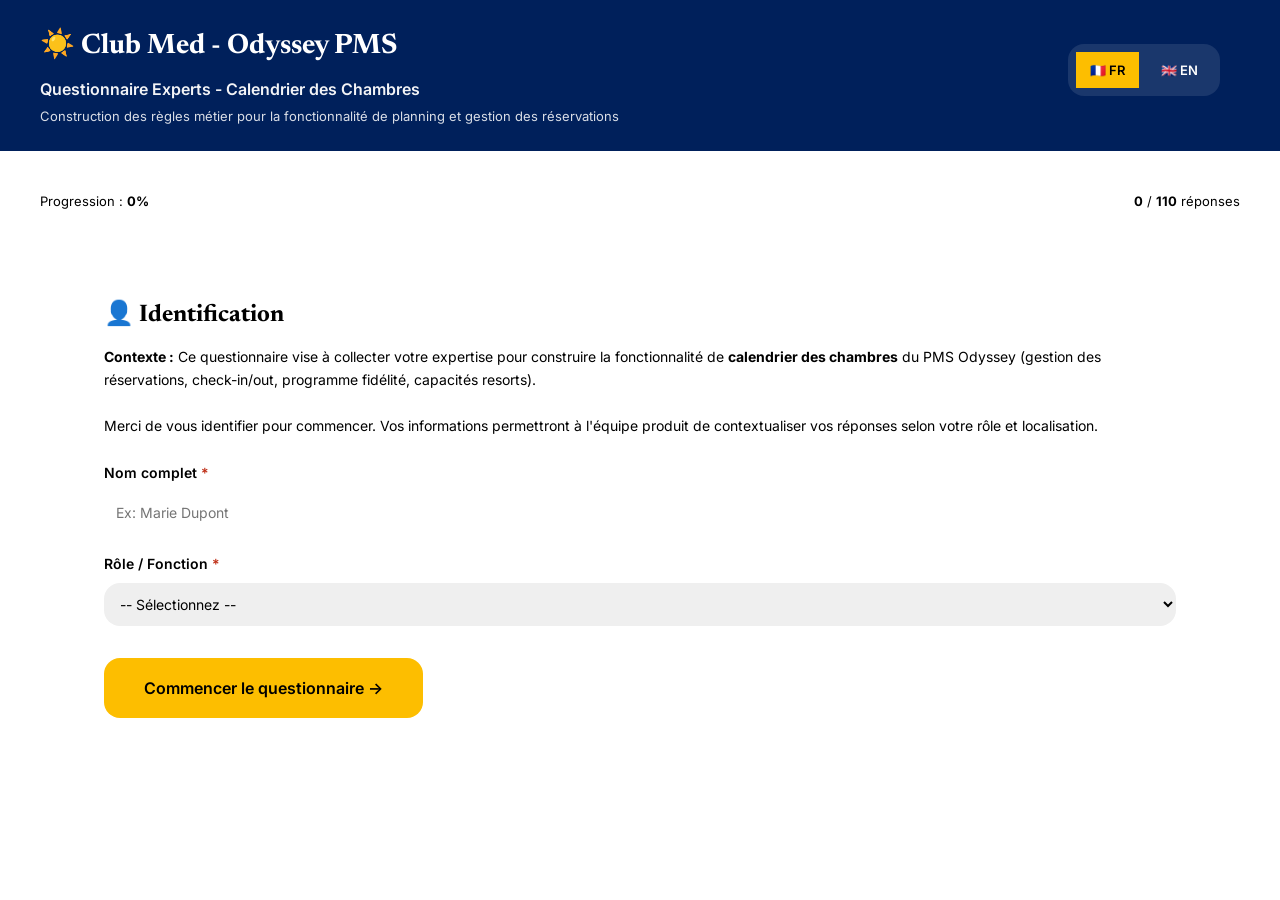
<file: odyssey-questionnaire-experts-standalone.html>
<!DOCTYPE html>
<html lang="fr">
<head>
    <meta charset="UTF-8">
    <meta name="viewport" content="width=device-width, initial-scale=1.0">
    <title>Questionnaire Experts - Odyssey PMS</title>

    <!-- Google Fonts -->
    <link rel="preconnect" href="https://fonts.googleapis.com">
    <link rel="preconnect" href="https://fonts.gstatic.com" crossorigin>
    <link href="https://fonts.googleapis.com/css2?family=Inter:wght@400;600;700&family=Newsreader:wght@700&display=swap" rel="stylesheet">

    <!-- Design Tokens -->
    <link rel="stylesheet" href="club-med-trident-design-tokens.css">

    <style>
        * {
            margin: 0;
            padding: 0;
            box-sizing: border-box;
        }

        body {
            font-family: var(--font-family-body);
            background: var(--bg-secondary);
            color: var(--text-primary);
            line-height: 1.6;
        }

        /* Header */
        .header {
            background: #00205B;
            color: white;
            padding: var(--spacing-m-l);
            position: sticky;
            top: 0;
            z-index: 100;
            box-shadow: var(--shadow);
        }

        @media (prefers-color-scheme: dark) {
            .header {
                background: #001a4d;
                border-bottom: 1px solid var(--border-color);
            }
        }

        .header-content {
            max-width: 1200px;
            margin: 0 auto;
        }

        .logo {
            font-family: var(--font-family-heading);
            font-size: 28px;
            font-weight: 700;
            margin-bottom: var(--spacing-xs);
        }

        .tagline {
            font-size: 16px;
            opacity: 0.95;
            font-weight: 600;
            margin-bottom: var(--spacing-xxs);
        }

        .context {
            font-size: 13px;
            opacity: 0.85;
        }

        /* Progress Bar */
        .progress-container {
            background: var(--bg-primary);
            padding: var(--spacing-m);
            border-bottom: 2px solid var(--border-color);
            position: sticky;
            top: 80px;
            z-index: 99;
        }

        .progress-content {
            max-width: 1200px;
            margin: 0 auto;
        }

        .progress-bar {
            width: 100%;
            height: 8px;
            background: var(--bg-secondary);
            border-radius: var(--radius-xl);
            overflow: hidden;
            margin-bottom: var(--spacing-s);
        }

        .progress-fill {
            height: 100%;
            background: var(--color-brand-saffran-yellow);
            transition: width 0.3s;
        }

        .progress-text {
            display: flex;
            justify-content: space-between;
            font-size: 13px;
            color: var(--text-secondary);
        }

        /* Container */
        .container {
            max-width: 1200px;
            margin: 0 auto;
            padding: var(--spacing-l);
        }

        /* Step: Identification */
        .step {
            display: none;
        }

        .step.active {
            display: block;
        }

        .card {
            background: var(--bg-primary);
            border-radius: var(--radius-m);
            padding: var(--spacing-l);
            margin-bottom: var(--spacing-m-l);
            box-shadow: var(--shadow);
        }

        .card-title {
            font-family: var(--font-family-heading);
            font-size: 24px;
            font-weight: 700;
            margin-bottom: var(--spacing-s);
            color: var(--text-primary);
        }

        .card-subtitle {
            font-size: 14px;
            color: var(--text-secondary);
            margin-bottom: var(--spacing-m-l);
        }

        /* Form Groups */
        .form-group {
            margin-bottom: var(--spacing-m);
        }

        .form-label {
            display: block;
            font-weight: 600;
            font-size: 14px;
            margin-bottom: var(--spacing-xs);
        }

        .form-label.required::after {
            content: " *";
            color: var(--color-content-negative);
        }

        .form-input,
        .form-select,
        .form-textarea {
            width: 100%;
            padding: var(--spacing-s);
            border: 2px solid var(--border-color);
            border-radius: var(--radius-m);
            font-family: var(--font-family-body);
            font-size: 14px;
            transition: border-color 0.2s;
        }

        .form-input:focus,
        .form-select:focus,
        .form-textarea:focus {
            outline: none;
            border-color: var(--color-brand-saffran-yellow);
        }

        .form-textarea {
            min-height: 100px;
            resize: vertical;
        }

        .form-hint {
            font-size: 12px;
            color: var(--text-secondary);
            margin-top: var(--spacing-xxs);
        }

        /* Question Card */
        .question-card {
            background: var(--bg-primary);
            border-radius: var(--radius-m);
            padding: var(--spacing-m-l);
            margin-bottom: var(--spacing-m);
            border-left: 4px solid var(--border-color);
            box-shadow: var(--shadow);
            transition: all 0.2s;
        }

        .question-card:hover {
            border-left-color: var(--color-brand-saffran-yellow);
        }

        .question-card.answered {
            border-left-color: var(--color-layout-green);
            background: var(--bg-tertiary);
        }

        .question-header {
            display: flex;
            align-items: flex-start;
            gap: var(--spacing-s);
            margin-bottom: var(--spacing-m);
        }

        .question-number {
            font-weight: 700;
            font-size: 18px;
            color: var(--color-brand-saffran-yellow);
            min-width: 40px;
        }

        .question-content {
            flex: 1;
        }

        .question-title {
            font-weight: 700;
            font-size: 16px;
            margin-bottom: var(--spacing-xs);
            color: var(--text-primary);
        }

        .question-context {
            font-size: 13px;
            color: var(--text-secondary);
            padding: var(--spacing-s);
            background: var(--bg-secondary);
            border-radius: var(--radius-m);
            margin: var(--spacing-s) 0;
        }

        .sub-questions {
            margin-left: var(--spacing-l);
            margin-top: var(--spacing-s);
        }

        .sub-question {
            margin-bottom: var(--spacing-m);
            padding-left: var(--spacing-m);
            border-left: 2px solid var(--border-color);
        }

        .sub-question-label {
            font-weight: 600;
            font-size: 14px;
            margin-bottom: var(--spacing-xs);
        }

        /* Comment Section */
        .comment-section {
            margin-top: var(--spacing-m);
            padding-top: var(--spacing-m);
            border-top: 1px solid var(--border-color);
        }

        .comment-label {
            font-size: 13px;
            font-weight: 600;
            margin-bottom: var(--spacing-xs);
            color: var(--text-secondary);
        }

        .comment-textarea {
            width: 100%;
            min-height: 60px;
            padding: var(--spacing-s);
            border: 2px dashed var(--border-color);
            border-radius: var(--radius-m);
            font-family: var(--font-family-body);
            font-size: 13px;
            resize: vertical;
        }

        /* Buttons */
        .btn {
            padding: var(--spacing-s) var(--spacing-l);
            border: none;
            border-radius: var(--radius-m);
            font-family: var(--font-family-body);
            font-size: 14px;
            font-weight: 600;
            cursor: pointer;
            transition: all 0.2s;
        }

        .btn-primary {
            background: var(--color-background-primary);
            color: var(--text-primary);
        }

        .btn-primary:hover {
            background: var(--color-brand-saffran-yellow);
            transform: translateY(-1px);
            box-shadow: var(--shadow);
        }

        .btn-secondary {
            background: var(--bg-secondary);
            color: var(--text-primary);
            border: 2px solid var(--border-color);
        }

        .btn-secondary:hover {
            background: var(--bg-tertiary);
        }

        .btn-large {
            padding: var(--spacing-m) var(--spacing-xl);
            font-size: 16px;
        }

        .btn-group {
            display: flex;
            gap: var(--spacing-s);
            margin-top: var(--spacing-l);
        }

        /* Section Header */
        .section-header {
            background: var(--color-brand-light-sand);
            padding: var(--spacing-m);
            border-radius: var(--radius-m);
            margin: var(--spacing-l) 0;
            border-left: 4px solid var(--color-brand-saffran-yellow);
        }

        .section-title {
            font-family: var(--font-family-heading);
            font-size: 20px;
            font-weight: 700;
            color: var(--text-primary);
            margin-bottom: var(--spacing-xxs);
        }

        .section-subtitle {
            font-size: 13px;
            color: var(--text-secondary);
        }

        /* Summary Card */
        .summary-card {
            background: var(--bg-primary);
            border-radius: var(--radius-m);
            padding: var(--spacing-l);
            margin-bottom: var(--spacing-m);
            box-shadow: var(--shadow);
        }

        .summary-grid {
            display: grid;
            grid-template-columns: repeat(auto-fit, minmax(200px, 1fr));
            gap: var(--spacing-m);
            margin-top: var(--spacing-m);
        }

        .summary-item {
            padding: var(--spacing-m);
            background: var(--bg-secondary);
            border-radius: var(--radius-m);
        }

        .summary-label {
            font-size: 12px;
            color: var(--text-secondary);
            text-transform: uppercase;
            font-weight: 600;
            margin-bottom: var(--spacing-xxs);
        }

        .summary-value {
            font-size: 18px;
            font-weight: 700;
            color: var(--text-primary);
        }

        /* Success Message */
        .success-message {
            background: #D1F4E0;
            color: #4CAF50;
            padding: var(--spacing-l);
            border-radius: var(--radius-m);
            text-align: center;
            margin: var(--spacing-l) 0;
        }

        @media (prefers-color-scheme: dark) {
            .success-message {
                background: #1a3d2a;
                color: #81C784;
            }
        }

        .success-icon {
            font-size: 48px;
            margin-bottom: var(--spacing-m);
        }

        .success-title {
            font-size: 24px;
            font-weight: 700;
            margin-bottom: var(--spacing-s);
        }

        /* Alert Box */
        .alert {
            padding: var(--spacing-m);
            border-radius: var(--radius-m);
            margin-bottom: var(--spacing-m);
        }

        .alert-info {
            background: #FFF3CD;
            color: #856404;
            border-left: 4px solid #FFC107;
        }

        @media (prefers-color-scheme: dark) {
            .alert-info {
                background: #3d3520;
                color: #ffd54f;
                border-left-color: #FFC107;
            }
        }

        /* Radio/Checkbox Groups */
        .radio-group,
        .checkbox-group {
            display: flex;
            flex-direction: column;
            gap: var(--spacing-s);
        }

        .radio-option,
        .checkbox-option {
            display: flex;
            align-items: center;
            gap: var(--spacing-s);
            padding: var(--spacing-s);
            background: var(--bg-secondary);
            border-radius: var(--radius-m);
            cursor: pointer;
            transition: background 0.2s;
        }

        .radio-option:hover,
        .checkbox-option:hover {
            background: var(--bg-tertiary);
        }

        .radio-option input,
        .checkbox-option input {
            cursor: pointer;
        }

        /* Status Badge */
        .status-badge {
            display: inline-flex;
            align-items: center;
            gap: var(--spacing-xxs);
            padding: var(--spacing-xxs) var(--spacing-s);
            border-radius: var(--radius-xl);
            font-size: 12px;
            font-weight: 600;
        }

        .status-badge.complete {
            background: #D1F4E0;
            color: #4CAF50;
        }

        .status-badge.partial {
            background: #FFF3CD;
            color: #856404;
        }

        .status-badge.empty {
            background: var(--bg-secondary);
            color: var(--text-secondary);
        }

        @media (prefers-color-scheme: dark) {
            .status-badge.complete {
                background: #1a3d2a;
                color: #81C784;
            }

            .status-badge.partial {
                background: #3d3520;
                color: #ffd54f;
            }
        }

        /* Language Switcher */
        .language-switcher {
            position: absolute;
            top: var(--spacing-m);
            right: var(--spacing-m);
            display: flex;
            gap: var(--spacing-xs);
            background: rgba(255, 255, 255, 0.1);
            padding: var(--spacing-xs);
            border-radius: var(--radius-m);
        }

        .lang-btn {
            padding: var(--spacing-xs) var(--spacing-s);
            background: transparent;
            border: 2px solid transparent;
            color: var(--color-content-primary-inverse);
            font-family: var(--font-family-body);
            font-size: 13px;
            font-weight: 600;
            cursor: pointer;
            border-radius: var(--radius-s);
            transition: all 0.2s;
        }

        .lang-btn:hover {
            background: rgba(255, 255, 255, 0.1);
        }

        .lang-btn.active {
            background: var(--color-brand-saffran-yellow);
            color: var(--color-brand-black-coal);
            border-color: var(--color-brand-saffran-yellow);
        }

        .header-content {
            position: relative;
        }

        /* Responsive */
        @media (max-width: 768px) {
            .container {
                padding: var(--spacing-m);
            }

            .question-header {
                flex-direction: column;
            }

            .sub-questions {
                margin-left: 0;
            }

            .language-switcher {
                position: static;
                margin-top: var(--spacing-s);
                justify-content: center;
            }
        }
    </style>
</head>
<body>
    <!-- Header -->
    <header class="header">
        <div class="header-content">
            <div class="language-switcher">
                <button class="lang-btn active" onclick="setLanguage('fr')" id="lang-fr">🇫🇷 FR</button>
                <button class="lang-btn" onclick="setLanguage('en')" id="lang-en">🇬🇧 EN</button>
            </div>
            <div class="logo">☀️ Club Med - Odyssey PMS</div>
            <div class="tagline" data-i18n="header.title">Questionnaire Experts - Calendrier des Chambres</div>
            <div class="context" data-i18n="header.subtitle">Construction des règles métier pour la fonctionnalité de planning et gestion des réservations</div>
        </div>
    </header>

    <!-- Progress Bar -->
    <div class="progress-container">
        <div class="progress-content">
            <div class="progress-bar">
                <div class="progress-fill" id="progressFill" style="width: 0%"></div>
            </div>
            <div class="progress-text">
                <span><span data-i18n="progress.label">Progression :</span> <strong id="progressPercent">0%</strong></span>
                <span><strong id="answeredCount">0</strong> / <strong id="totalCount">0</strong> <span data-i18n="progress.answers">réponses</span></span>
            </div>
        </div>
    </div>

    <!-- Main Content -->
    <main class="container">
        <!-- Step 1: Identification -->
        <div class="step active" id="step-identification">
            <div class="card">
                <h1 class="card-title" data-i18n="identification.title">👤 Identification</h1>
                <p class="card-subtitle">
                    <strong>Contexte :</strong> <span data-i18n="identification.context">Ce questionnaire vise à collecter votre expertise pour construire la fonctionnalité de <strong>calendrier des chambres</strong> du PMS Odyssey (gestion des réservations, check-in/out, programme fidélité, capacités resorts).</span>
                </p>
                <p class="card-subtitle" style="margin-top: var(--spacing-s);" data-i18n="identification.subtitle">
                    Merci de vous identifier pour commencer. Vos informations permettront à l'équipe produit de contextualiser vos réponses selon votre rôle et localisation.
                </p>

                <div class="form-group">
                    <label class="form-label required" data-i18n="form.name">Nom complet</label>
                    <input type="text" class="form-input" id="expertName" data-i18n-placeholder="form.name.placeholder" placeholder="Ex: Marie Dupont">
                </div>

                <div class="form-group">
                    <label class="form-label required" data-i18n="form.role">Rôle / Fonction</label>
                    <select class="form-select" id="expertRole">
                        <option value="" data-i18n="form.role.select">-- Sélectionnez --</option>
                        <option value="room_division_manager" data-i18n="form.role.room_div">Room Division Manager</option>
                        <option value="planning_manager" data-i18n="form.role.planning">Planning Manager</option>
                        <option value="produits_services_manager" data-i18n="form.role.products">Produits & Services Manager</option>
                        <option value="other" data-i18n="form.role.other">Other</option>
                    </select>
                </div>

                <div class="form-group" id="otherRoleGroup" style="display: none;">
                    <label class="form-label required" data-i18n="form.role.specify">Précisez votre rôle</label>
                    <input type="text" class="form-input" id="expertRoleOther" data-i18n-placeholder="form.role.placeholder" placeholder="Votre fonction">
                </div>

                <!-- Localisation (seulement pour Other) -->
                <div class="form-group" id="locationGroup" style="display: none;">
                    <label class="form-label required" data-i18n="form.location">Localisation</label>
                    <select class="form-select" id="expertLocation">
                        <option value="" data-i18n="form.role.select">-- Sélectionnez --</option>
                        <option value="siege" data-i18n="form.location.hq">Siège Social</option>
                        <option value="business_unit" data-i18n="form.location.bu">Business Unit</option>
                        <option value="resort" data-i18n="form.location.resort">Resort / Village</option>
                    </select>
                </div>

                <!-- Resort (pour Room Division et Planning Manager) -->
                <div class="form-group" id="resortGroup" style="display: none;">
                    <label class="form-label required" data-i18n="form.resort.label">Dans quel resort travaillez-vous ?</label>
                    <input type="text" class="form-input" id="expertResort" data-i18n-placeholder="form.resort.placeholder" placeholder="Ex: Les Arcs Panorama (ARPC)">
                </div>

                <!-- Business Unit (pour Produits & Services Manager) -->
                <div class="form-group" id="businessUnitGroup" style="display: none;">
                    <label class="form-label required" data-i18n="form.bu.label">Dans quelle Business Unit travaillez-vous ?</label>
                    <select class="form-select" id="expertBusinessUnit">
                        <option value="">-- Sélectionnez --</option>
                        <option value="EMEA">EMEA (Europe, Middle East, Africa)</option>
                        <option value="ESAP">ESAP (East & South Asia Pacific)</option>
                        <option value="NAM">NAM (North America)</option>
                        <option value="SAM">SAM (South America)</option>
                    </select>
                </div>

                <!-- Resort/BU pour Other (si location = resort ou BU) -->
                <div class="form-group" id="otherResortGroup" style="display: none;">
                    <label class="form-label required">Nom du Resort</label>
                    <input type="text" class="form-input" id="otherResort" placeholder="Ex: Les Arcs Panorama (ARPC)">
                </div>

                <div class="form-group" id="otherBusinessUnitGroup" style="display: none;">
                    <label class="form-label required">Business Unit</label>
                    <input type="text" class="form-input" id="otherBusinessUnit" placeholder="Ex: Europe Alpes">
                </div>

                <div class="btn-group">
                    <button class="btn btn-primary btn-large" onclick="startQuestionnaire()" data-i18n="btn.start">Commencer le questionnaire →</button>
                </div>
            </div>
        </div>

        <!-- Step 2: Questions Métier -->
        <div class="step" id="step-questions">
            <div class="alert alert-info">
                <strong data-i18n="alert.info.title">📅 Contexte : Calendrier des Chambres</strong><br>
                <span data-i18n="alert.info.desc">Ce questionnaire porte sur les règles métier du calendrier de planning des chambres (réservations, check-in/out, fidélité, capacités).</span><br><br>
                <strong data-i18n="alert.info.how">💡 Comment répondre ?</strong><br>
                <span data-i18n="alert.info.tip1">• Répondez aux questions pour lesquelles vous avez l'expertise opérationnelle</span><br>
                <span data-i18n="alert.info.tip2">• Laissez vide si vous ne savez pas</span><br>
                <span data-i18n="alert.info.tip3">• Utilisez la zone "Questions/Commentaires" pour demander des clarifications</span><br>
                <span data-i18n="alert.info.tip4">• Vos réponses sont sauvegardées automatiquement</span>
            </div>

            <!-- Questions dynamiques chargées depuis JSON -->
            <div id="questions-container">
                <!-- Les questions seront générées dynamiquement ici -->
            </div>

            <!-- LEGACY - Questions statiques remplacées par chargement dynamique -->
            <div id="legacy-questions" style="display: none;">
            <!-- Q1.1: Surclassement automatique -->
            <div class="question-card" data-question="q1_1">
                <div class="question-header">
                    <span class="question-number">Q1.1</span>
                    <div class="question-content">
                        <div class="question-title">Surclassement automatique - Règles exactes</div>
                        <div class="question-context">
                            <strong>Contexte :</strong> Actuellement Gold/Platinum ont surclassement automatique "si disponible". Besoin de préciser les règles exactes.
                        </div>
                    </div>
                </div>

                <div class="sub-questions">
                    <div class="sub-question">
                        <label class="sub-question-label">1. Le surclassement se fait toujours N+1 ou peut sauter plusieurs niveaux ?</label>
                        <div class="radio-group">
                            <label class="radio-option">
                                <input type="radio" name="q1_1_1" value="n_plus_1">
                                <span>Toujours N+1 (ex: Supérieure → Deluxe)</span>
                            </label>
                            <label class="radio-option">
                                <input type="radio" name="q1_1_1" value="multiple">
                                <span>Peut sauter plusieurs niveaux selon disponibilité</span>
                            </label>
                            <label class="radio-option">
                                <input type="radio" name="q1_1_1" value="depends">
                                <span>Dépend du statut (Gold=N+1, Platinum=N+2 possible)</span>
                            </label>
                        </div>
                    </div>

                    <div class="sub-question">
                        <label class="sub-question-label">2. À quel moment exact vérifier la disponibilité ?</label>
                        <select class="form-select" name="q1_1_2">
                            <option value="">-- Sélectionnez --</option>
                            <option value="j_7">J-7 (7 jours avant check-in)</option>
                            <option value="j_3">J-3 (3 jours avant check-in)</option>
                            <option value="j_1">J-1 (veille du check-in)</option>
                            <option value="checkin">Au moment du check-in</option>
                        </select>
                    </div>

                    <div class="sub-question">
                        <label class="sub-question-label">3. Si N+1 occupée mais N+2 libre (Platinum uniquement) ?</label>
                        <div class="radio-group">
                            <label class="radio-option">
                                <input type="radio" name="q1_1_3" value="auto_n2">
                                <span>Surclassement automatique N+2</span>
                            </label>
                            <label class="radio-option">
                                <input type="radio" name="q1_1_3" value="proposition">
                                <span>Proposition N+2 avec validation client</span>
                            </label>
                            <label class="radio-option">
                                <input type="radio" name="q1_1_3" value="manual">
                                <span>Validation manuelle réception uniquement</span>
                            </label>
                        </div>
                    </div>
                </div>

                <div class="comment-section">
                    <label class="comment-label">💬 Questions / Commentaires / Précisions</label>
                    <textarea class="comment-textarea" name="q1_1_comment" placeholder="Ajoutez vos questions ou précisions ici..."></textarea>
                </div>
            </div>

            <!-- Q1.2: Late Check-out tarification -->
            <div class="question-card" data-question="q1_2">
                <div class="question-header">
                    <span class="question-number">Q1.2</span>
                    <div class="question-content">
                        <div class="question-title">Late Check-out - Tarification exacte</div>
                        <div class="question-context">
                            <strong>Contexte :</strong> Platinum=16h gratuit, Gold=14h gratuit. Besoin des tarifs exacts pour Silver/Turquoise.
                        </div>
                    </div>
                </div>

                <div class="sub-questions">
                    <div class="sub-question">
                        <label class="sub-question-label">1. Late checkout 14h - Tarif Silver/Turquoise</label>
                        <div style="display: flex; gap: var(--spacing-s); align-items: center;">
                            <input type="number" class="form-input" name="q1_2_1" placeholder="Prix en €" style="max-width: 120px;">
                            <span>€</span>
                        </div>
                    </div>

                    <div class="sub-question">
                        <label class="sub-question-label">2. Late checkout 16h - Tarif Gold/Silver/Turquoise</label>
                        <div style="display: grid; grid-template-columns: repeat(3, 1fr); gap: var(--spacing-s);">
                            <div>
                                <label style="font-size: 12px; display: block; margin-bottom: 4px;">Gold</label>
                                <input type="number" class="form-input" name="q1_2_2_gold" placeholder="€">
                            </div>
                            <div>
                                <label style="font-size: 12px; display: block; margin-bottom: 4px;">Silver</label>
                                <input type="number" class="form-input" name="q1_2_2_silver" placeholder="€">
                            </div>
                            <div>
                                <label style="font-size: 12px; display: block; margin-bottom: 4px;">Turquoise</label>
                                <input type="number" class="form-input" name="q1_2_2_turquoise" placeholder="€">
                            </div>
                        </div>
                    </div>

                    <div class="sub-question">
                        <label class="sub-question-label">3. Late checkout 18h - Existe-t-il ? Si oui, tarifs</label>
                        <div class="radio-group" style="margin-bottom: var(--spacing-s);">
                            <label class="radio-option">
                                <input type="radio" name="q1_2_3_exists" value="yes" onchange="toggleLate18h(true)">
                                <span>Oui, late 18h existe</span>
                            </label>
                            <label class="radio-option">
                                <input type="radio" name="q1_2_3_exists" value="no" onchange="toggleLate18h(false)">
                                <span>Non, maximum 16h</span>
                            </label>
                        </div>
                        <div id="late18hPrices" style="display: none;">
                            <input type="number" class="form-input" name="q1_2_3_price" placeholder="Prix 18h en €">
                        </div>
                    </div>
                </div>

                <div class="comment-section">
                    <label class="comment-label">💬 Questions / Commentaires / Précisions</label>
                    <textarea class="comment-textarea" name="q1_2_comment" placeholder="Ajoutez vos questions ou précisions ici..."></textarea>
                </div>
            </div>

            </div>
            <!-- END LEGACY -->

            <div class="btn-group">
                <button class="btn btn-secondary" onclick="goToStep('identification')" data-i18n="btn.back">← Retour</button>
                <button class="btn btn-primary btn-large" onclick="goToStep('summary')" data-i18n="btn.summary">Voir le résumé →</button>
            </div>
        </div>

        <!-- Step 3: Summary -->
        <div class="step" id="step-summary">
            <div class="summary-card">
                <h2 class="card-title">📊 Résumé de vos réponses</h2>

                <div class="summary-grid">
                    <div class="summary-item">
                        <div class="summary-label">Questions répondues</div>
                        <div class="summary-value" id="summaryAnswered">0</div>
                    </div>
                    <div class="summary-item">
                        <div class="summary-label">Total questions</div>
                        <div class="summary-value" id="summaryTotal">0</div>
                    </div>
                    <div class="summary-item">
                        <div class="summary-label">Taux complétion</div>
                        <div class="summary-value" id="summaryPercent">0%</div>
                    </div>
                    <div class="summary-item">
                        <div class="summary-label">Commentaires ajoutés</div>
                        <div class="summary-value" id="summaryComments">0</div>
                    </div>
                </div>
            </div>

            <div class="alert alert-info">
                <strong>🔍 Vérifiez vos réponses</strong><br>
                Parcourez le résumé ci-dessous. Vous pouvez modifier vos réponses en cliquant sur "Modifier".
            </div>

            <div id="summaryContent">
                <!-- Summary will be generated dynamically -->
            </div>

            <div class="btn-group">
                <button class="btn btn-secondary" onclick="goToStep('questions')" data-i18n="btn.modify">← Modifier mes réponses</button>
                <button class="btn btn-primary btn-large" onclick="submitQuestionnaire()" data-i18n="btn.submit">✅ Soumettre mes réponses</button>
            </div>
        </div>

        <!-- Step 4: Success -->
        <div class="step" id="step-success">
            <div class="success-message">
                <div class="success-icon">✅</div>
                <div class="success-title" data-i18n="success.title">Merci pour votre contribution !</div>
                <p data-i18n="success.message">Vos réponses ont été enregistrées et seront analysées par l'équipe produit Odyssey.</p>
                <p style="margin-top: var(--spacing-m);">
                    <strong data-i18n="success.reference">Référence :</strong> <span id="submissionId"></span>
                </p>
            </div>

            <div class="card">
                <h3 class="card-title" data-i18n="success.download.title">📥 Télécharger vos réponses</h3>
                <p class="card-subtitle" data-i18n="success.download.desc">Conservez une copie de vos réponses pour référence future.</p>
                <div class="btn-group">
                    <button class="btn btn-primary" onclick="downloadJSON()" data-i18n="btn.download.json">📄 Télécharger JSON</button>
                    <button class="btn btn-secondary" onclick="downloadCSV()" data-i18n="btn.download.csv">📊 Télécharger CSV</button>
                </div>
            </div>

            <div class="btn-group">
                <button class="btn btn-secondary" onclick="window.location.reload()" data-i18n="btn.restart">Recommencer</button>
            </div>
        </div>
    </main>

    <script>
        // Translations
        const translations = {
            fr: {
                'header.title': 'Questionnaire Experts - Calendrier des Chambres',
                'header.subtitle': 'Construction des règles métier pour la fonctionnalité de planning et gestion des réservations',
                'progress.label': 'Progression :',
                'progress.answers': 'réponses',
                'identification.title': '👤 Identification',
                'identification.context': 'Ce questionnaire vise à collecter votre expertise pour construire la fonctionnalité de <strong>calendrier des chambres</strong> du PMS Odyssey (gestion des réservations, check-in/out, programme fidélité, capacités resorts).',
                'identification.subtitle': 'Merci de vous identifier pour commencer. Vos informations permettront à l\'équipe produit de contextualiser vos réponses selon votre rôle et localisation.',
                'form.name': 'Nom complet',
                'form.name.placeholder': 'Ex: Marie Dupont',
                'form.role': 'Rôle / Fonction',
                'form.role.select': '-- Sélectionnez --',
                'form.role.room_div': 'Room Division Manager',
                'form.role.planning': 'Planning Manager',
                'form.role.products': 'Produits & Services Manager',
                'form.role.other': 'Other',
                'form.role.specify': 'Précisez votre rôle',
                'form.role.placeholder': 'Votre fonction',
                'form.resort.label': 'Dans quel resort travaillez-vous ?',
                'form.resort.placeholder': 'Ex: Les Arcs Panorama (ARPC)',
                'form.bu.label': 'Dans quelle Business Unit travaillez-vous ?',
                'form.location': 'Localisation',
                'form.location.hq': 'Siège Social',
                'form.location.bu': 'Business Unit',
                'form.location.resort': 'Resort / Village',
                'btn.start': 'Commencer le questionnaire →',
                'btn.back': '← Retour',
                'btn.summary': 'Voir le résumé →',
                'btn.submit': '✅ Soumettre mes réponses',
                'btn.modify': '← Modifier mes réponses',
                'btn.restart': 'Recommencer',
                'alert.info.title': '📅 Contexte : Calendrier des Chambres',
                'alert.info.desc': 'Ce questionnaire porte sur les règles métier du calendrier de planning des chambres (réservations, check-in/out, fidélité, capacités).',
                'alert.info.how': '💡 Comment répondre ?',
                'alert.info.tip1': '• Répondez aux questions pour lesquelles vous avez l\'expertise opérationnelle',
                'alert.info.tip2': '• Laissez vide si vous ne savez pas',
                'alert.info.tip3': '• Utilisez la zone "Questions/Commentaires" pour demander des clarifications',
                'alert.info.tip4': '• Vos réponses sont sauvegardées automatiquement',
                'success.title': 'Merci pour votre contribution !',
                'success.message': 'Vos réponses ont été enregistrées et seront analysées par l\'équipe produit Odyssey.',
                'success.reference': 'Référence :',
                'success.download.title': '📥 Télécharger vos réponses',
                'success.download.desc': 'Conservez une copie de vos réponses pour référence future.',
                'btn.download.json': '📄 Télécharger JSON',
                'btn.download.csv': '📊 Télécharger CSV'
            },
            en: {
                'header.title': 'Expert Questionnaire - Room Calendar',
                'header.subtitle': 'Building business rules for the planning and reservation management feature',
                'progress.label': 'Progress:',
                'progress.answers': 'answers',
                'identification.title': '👤 Identification',
                'identification.context': 'This questionnaire aims to collect your expertise to build the <strong>room calendar</strong> feature of the Odyssey PMS (reservation management, check-in/out, loyalty program, resort capacities).',
                'identification.subtitle': 'Please identify yourself to begin. Your information will help the product team contextualize your answers according to your role and location.',
                'form.name': 'Full name',
                'form.name.placeholder': 'E.g.: Marie Dupont',
                'form.role': 'Role / Position',
                'form.role.select': '-- Select --',
                'form.role.room_div': 'Room Division Manager',
                'form.role.planning': 'Planning Manager',
                'form.role.products': 'Products & Services Manager',
                'form.role.other': 'Other',
                'form.role.specify': 'Specify your role',
                'form.role.placeholder': 'Your position',
                'form.resort.label': 'Which resort do you work in?',
                'form.resort.placeholder': 'E.g.: Les Arcs Panorama (ARPC)',
                'form.bu.label': 'Which Business Unit do you work in?',
                'form.location': 'Location',
                'form.location.hq': 'Headquarters',
                'form.location.bu': 'Business Unit',
                'form.location.resort': 'Resort / Village',
                'btn.start': 'Start questionnaire →',
                'btn.back': '← Back',
                'btn.summary': 'View summary →',
                'btn.submit': '✅ Submit my answers',
                'btn.modify': '← Modify my answers',
                'btn.restart': 'Start over',
                'alert.info.title': '📅 Context: Room Calendar',
                'alert.info.desc': 'This questionnaire covers the business rules for the room planning calendar (reservations, check-in/out, loyalty, capacities).',
                'alert.info.how': '💡 How to answer?',
                'alert.info.tip1': '• Answer questions for which you have operational expertise',
                'alert.info.tip2': '• Leave blank if you don\'t know',
                'alert.info.tip3': '• Use the "Questions/Comments" section to request clarifications',
                'alert.info.tip4': '• Your answers are saved automatically',
                'success.title': 'Thank you for your contribution!',
                'success.message': 'Your answers have been saved and will be analyzed by the Odyssey product team.',
                'success.reference': 'Reference:',
                'success.download.title': '📥 Download your answers',
                'success.download.desc': 'Keep a copy of your answers for future reference.',
                'btn.download.json': '📄 Download JSON',
                'btn.download.csv': '📊 Download CSV'
            }
        };

        let currentLanguage = 'fr';

        function setLanguage(lang) {
            currentLanguage = lang;
            localStorage.setItem('odyssey_lang', lang);

            // Update language buttons
            document.getElementById('lang-fr').classList.toggle('active', lang === 'fr');
            document.getElementById('lang-en').classList.toggle('active', lang === 'en');

            // Update all translated elements
            document.querySelectorAll('[data-i18n]').forEach(el => {
                const key = el.getAttribute('data-i18n');
                if (translations[lang][key]) {
                    el.innerHTML = translations[lang][key];
                }
            });

            // Update placeholders
            document.querySelectorAll('[data-i18n-placeholder]').forEach(el => {
                const key = el.getAttribute('data-i18n-placeholder');
                if (translations[lang][key]) {
                    el.placeholder = translations[lang][key];
                }
            });

            // Re-render questions in new language if questions are loaded
            if (questionsData) {
                // Save current answers before re-rendering
                saveAnswers();
                renderQuestions();
                // Restore answers after re-rendering
                restoreAnswers();
            }
        }

        function restoreAnswers() {
            Object.keys(answersData).forEach(key => {
                const el = document.querySelector(`[name="${key}"]`);
                if (el) {
                    if (el.type === 'radio') {
                        const radio = document.querySelector(`[name="${key}"][value="${answersData[key]}"]`);
                        if (radio) radio.checked = true;
                    } else if (el.type === 'checkbox') {
                        if (Array.isArray(answersData[key])) {
                            answersData[key].forEach(val => {
                                const cb = document.querySelector(`[name="${key}"][value="${val}"]`);
                                if (cb) cb.checked = true;
                            });
                        }
                    } else {
                        el.value = answersData[key];
                    }
                }
            });
        }

        // Data storage
        let expertData = {};
        let answersData = {};
        let currentStep = 'identification';
        let questionsData = null;

        // Questions data embedded (to avoid CORS issues when opening file:// directly)
        const QUESTIONS_DATA_EMBEDDED = {
  "metadata": {
    "version": "1.0",
    "lastUpdate": "2026-06-18",
    "totalQuestions": 11,
    "audience": "Experts opérationnels Club Med (Room Division Manager, Planning Manager, Produits & Services Manager)",
    "scope": "Questions métier sur le calendrier des chambres et la gestion des réservations"
  },
  "sections": [
    {
      "id": "loyalty",
      "icon": "👥",
      "title": {
        "fr": "Programme Fidélité",
        "en": "Loyalty Program"
      },
      "description": {
        "fr": "Règles de surclassement, late checkout, early check-in et annulation",
        "en": "Upgrade, late checkout, early check-in and cancellation rules"
      },
      "questions": [
        {
          "id": "q1_1",
          "number": "Q1",
          "title": {
            "fr": "Surclassement automatique - Règles exactes",
            "en": "Automatic upgrade - Exact rules"
          },
          "context": {
            "fr": "Actuellement: surclassement automatique si disponible pour Gold/Platinum",
            "en": "Current: automatic upgrade if available for Gold/Platinum"
          },
          "items": [
            {
              "id": "q1_1_1",
              "type": "radio",
              "required": true,
              "label": {
                "fr": "Le surclassement se fait-il toujours N+1 (catégorie immédiatement supérieure) ou peut sauter plusieurs niveaux ?",
                "en": "Is upgrade always N+1 (next category) or can skip multiple levels?"
              },
              "options": [
                {
                  "value": "n_plus_1",
                  "label": {
                    "fr": "Toujours N+1 (ex: Supérieure → Deluxe)",
                    "en": "Always N+1 (e.g.: Superior → Deluxe)"
                  }
                },
                {
                  "value": "multiple",
                  "label": {
                    "fr": "Peut sauter plusieurs niveaux selon disponibilité",
                    "en": "Can skip multiple levels based on availability"
                  }
                },
                {
                  "value": "depends_status",
                  "label": {
                    "fr": "Dépend du statut (Gold=N+1, Platinum=N+2 possible)",
                    "en": "Depends on status (Gold=N+1, Platinum=N+2 possible)"
                  }
                }
              ]
            },
            {
              "id": "q1_1_2",
              "type": "select",
              "required": true,
              "label": {
                "fr": "À quel moment exact le système doit vérifier la disponibilité pour le surclassement ?",
                "en": "At what exact moment should the system check availability for upgrade?"
              },
              "options": [
                {
                  "value": "j_7",
                  "label": {
                    "fr": "J-7 (7 jours avant check-in)",
                    "en": "D-7 (7 days before check-in)"
                  }
                },
                {
                  "value": "j_3",
                  "label": {
                    "fr": "J-3 (3 jours avant check-in)",
                    "en": "D-3 (3 days before check-in)"
                  }
                },
                {
                  "value": "j_1",
                  "label": {
                    "fr": "J-1 (veille du check-in)",
                    "en": "D-1 (day before check-in)"
                  }
                },
                {
                  "value": "checkin",
                  "label": {
                    "fr": "Au moment du check-in",
                    "en": "At check-in time)"
                  }
                }
              ]
            },
            {
              "id": "q1_1_3",
              "type": "radio",
              "required": false,
              "label": {
                "fr": "Si catégorie N+1 occupée mais N+2 libre (Platinum uniquement), que faire ?",
                "en": "If N+1 occupied but N+2 available (Platinum only), what to do?"
              },
              "options": [
                {
                  "value": "auto_n2",
                  "label": {
                    "fr": "Surclassement automatique N+2",
                    "en": "Automatic N+2 upgrade"
                  }
                },
                {
                  "value": "proposition",
                  "label": {
                    "fr": "Proposition N+2 avec validation client",
                    "en": "N+2 proposal with guest validation"
                  }
                },
                {
                  "value": "manual",
                  "label": {
                    "fr": "Validation manuelle réception uniquement",
                    "en": "Manual reception validation only"
                  }
                }
              ]
            },
            {
              "id": "q1_1_4",
              "type": "textarea",
              "required": false,
              "label": {
                "fr": "Comment gérer le surclassement pour les groupes/familles ayant des chambres communicantes ?",
                "en": "How to handle upgrade for groups/families with connecting rooms?"
              },
              "placeholder": {
                "fr": "Ex: 2 Supérieures communicantes → 2 Deluxe communicantes obligatoire ? Ou peut séparer ?",
                "en": "E.g.: 2 connecting Superior → 2 connecting Deluxe mandatory? Or can separate?"
              }
            }
          ]
        },
        {
          "id": "q1_2",
          "number": "Q2",
          "title": {
            "fr": "Late Check-out - Tarification exacte",
            "en": "Late Check-out - Exact pricing"
          },
          "context": {
            "fr": "Gratuit Platinum 16h, Gold 14h. Besoin tarifs précis Silver/Turquoise",
            "en": "Free Platinum 16h, Gold 14h. Need exact Silver/Turquoise rates"
          },
          "items": [
            {
              "id": "q1_2_1",
              "type": "number",
              "required": true,
              "label": {
                "fr": "Tarif late checkout 14h pour Silver/Turquoise (en €)",
                "en": "Late checkout 14h rate for Silver/Turquoise (in €)"
              },
              "unit": "€",
              "placeholder": {
                "fr": "Ex: 30",
                "en": "E.g.: 30"
              }
            },
            {
              "id": "q1_2_2_gold",
              "type": "number",
              "required": true,
              "label": {
                "fr": "Tarif late checkout 16h pour Gold (en €)",
                "en": "Late checkout 16h rate for Gold (in €)"
              },
              "unit": "€",
              "note": {
                "fr": "Gold = gratuit 14h, mais payant 16h",
                "en": "Gold = free 14h, but paid 16h"
              }
            },
            {
              "id": "q1_2_2_silver",
              "type": "number",
              "required": true,
              "label": {
                "fr": "Tarif late checkout 16h pour Silver (en €)",
                "en": "Late checkout 16h rate for Silver (in €)"
              },
              "unit": "€"
            },
            {
              "id": "q1_2_2_turquoise",
              "type": "number",
              "required": true,
              "label": {
                "fr": "Tarif late checkout 16h pour Turquoise (en €)",
                "en": "Late checkout 16h rate for Turquoise (in €)"
              },
              "unit": "€"
            },
            {
              "id": "q1_2_3_exists",
              "type": "radio",
              "required": true,
              "label": {
                "fr": "Le late checkout 18h existe-t-il dans vos resorts ?",
                "en": "Does late checkout 18h exist in your resorts?"
              },
              "options": [
                {
                  "value": "yes",
                  "label": {
                    "fr": "Oui",
                    "en": "Yes"
                  }
                },
                {
                  "value": "no",
                  "label": {
                    "fr": "Non, maximum 16h",
                    "en": "No, maximum 16h"
                  }
                }
              ]
            },
            {
              "id": "q1_2_3_price",
              "type": "number",
              "required": false,
              "conditional": "q1_2_3_exists==yes",
              "label": {
                "fr": "Si oui, tarif late checkout 18h (en €)",
                "en": "If yes, late checkout 18h rate (in €)"
              },
              "unit": "€"
            },
            {
              "id": "q1_2_4",
              "type": "textarea",
              "required": false,
              "label": {
                "fr": "Que faire si late checkout demandé mais chambre réservée après (non disponible) ?",
                "en": "What to do if late checkout requested but room booked after (unavailable)?"
              },
              "placeholder": {
                "fr": "Message exact + alternatives (bagagerie, douche, compensation Platinum...)",
                "en": "Exact message + alternatives (luggage storage, shower, Platinum compensation...)"
              }
            }
          ]
        },
        {
          "id": "q1_3",
          "number": "Q3",
          "title": {
            "fr": "Early Check-in - Conditions exactes",
            "en": "Early Check-in - Exact conditions"
          },
          "context": {
            "fr": "Early check-in gratuit Gold/Platinum si chambre disponible",
            "en": "Free early check-in Gold/Platinum if room available"
          },
          "items": [
            {
              "id": "q1_3_1",
              "type": "radio",
              "required": true,
              "label": {
                "fr": "Comment définir l'early check-in ?",
                "en": "How to define early check-in?"
              },
              "options": [
                {
                  "value": "before_standard",
                  "label": {
                    "fr": "Toute arrivée avant l'horaire standard (15h/16h selon resort)",
                    "en": "Any arrival before standard time (15h/16h per resort)"
                  }
                },
                {
                  "value": "before_12h",
                  "label": {
                    "fr": "Seulement arrivée avant 12h",
                    "en": "Only arrival before 12h"
                  }
                },
                {
                  "value": "before_14h",
                  "label": {
                    "fr": "Seulement arrivée avant 14h",
                    "en": "Only arrival before 14h"
                  }
                }
              ]
            },
            {
              "id": "q1_3_2",
              "type": "radio",
              "required": true,
              "label": {
                "fr": "Qui décide si la chambre est disponible pour early check-in ?",
                "en": "Who decides if room available for early check-in?"
              },
              "options": [
                {
                  "value": "auto",
                  "label": {
                    "fr": "Système automatique si statut Clean",
                    "en": "Automatic system if Clean status"
                  }
                },
                {
                  "value": "reception",
                  "label": {
                    "fr": "Réception décide manuellement",
                    "en": "Reception decides manually"
                  }
                },
                {
                  "value": "hybrid",
                  "label": {
                    "fr": "Auto si Clean + validation réception",
                    "en": "Auto if Clean + reception validation"
                  }
                }
              ]
            },
            {
              "id": "q1_3_3",
              "type": "number",
              "required": false,
              "label": {
                "fr": "Tarif early check-in pour Turquoise (en €)",
                "en": "Early check-in rate for Turquoise (in €)"
              },
              "unit": "€",
              "note": {
                "fr": "Gold/Platinum = gratuit, Silver = selon disponibilité",
                "en": "Gold/Platinum = free, Silver = based on availability"
              }
            },
            {
              "id": "q1_3_4",
              "type": "radio",
              "required": false,
              "label": {
                "fr": "Le déjeuner est-il automatiquement inclus si early check-in gratuit ?",
                "en": "Is lunch automatically included if early check-in is free?"
              },
              "options": [
                {
                  "value": "yes_always",
                  "label": {
                    "fr": "Oui, automatiquement inclus",
                    "en": "Yes, automatically included"
                  }
                },
                {
                  "value": "no_supplement",
                  "label": {
                    "fr": "Non, supplément à part",
                    "en": "No, separate charge"
                  }
                },
                {
                  "value": "depends_resort",
                  "label": {
                    "fr": "Selon resort (Cefalù oui, autres non)",
                    "en": "Per resort (Cefalù yes, others no)"
                  }
                }
              ]
            }
          ]
        },
        {
          "id": "q1_4",
          "number": "Q4",
          "title": {
            "fr": "Politique Annulation - Délais exacts",
            "en": "Cancellation Policy - Exact deadlines"
          },
          "context": {
            "fr": "Annulation gratuite Platinum J-7, Gold J-14. Besoin précisions",
            "en": "Free cancellation Platinum D-7, Gold D-14. Need clarification"
          },
          "items": [
            {
              "id": "q1_4_1",
              "type": "radio",
              "required": true,
              "label": {
                "fr": "Quand on dit 'J-7', cela signifie :",
                "en": "When we say 'D-7', it means:"
              },
              "options": [
                {
                  "value": "calendar",
                  "label": {
                    "fr": "7 jours calendaires avant le check-in",
                    "en": "7 calendar days before check-in"
                  }
                },
                {
                  "value": "business",
                  "label": {
                    "fr": "7 jours ouvrés",
                    "en": "7 business days"
                  }
                },
                {
                  "value": "hours",
                  "label": {
                    "fr": "168 heures exactement (7×24h)",
                    "en": "168 hours exactly (7×24h)"
                  }
                }
              ]
            },
            {
              "id": "q1_4_2",
              "type": "select",
              "required": true,
              "label": {
                "fr": "Heure limite pour annulation gratuite à J-7/J-14",
                "en": "Time limit for free cancellation at D-7/D-14"
              },
              "options": [
                {
                  "value": "midnight",
                  "label": {
                    "fr": "Minuit (00h00) du jour J-7/J-14",
                    "en": "Midnight (00h00) of day D-7/D-14"
                  }
                },
                {
                  "value": "checkin_time",
                  "label": {
                    "fr": "Heure de check-in du resort (15h/16h)",
                    "en": "Resort check-in time (15h/16h)"
                  }
                },
                {
                  "value": "2359",
                  "label": {
                    "fr": "23h59 du jour J-7/J-14",
                    "en": "23h59 of day D-7/D-14"
                  }
                }
              ]
            },
            {
              "id": "q1_4_3",
              "type": "textarea",
              "required": false,
              "label": {
                "fr": "Comment gérer l'annulation partielle d'un groupe ou d'une famille ?",
                "en": "How to handle partial group or family cancellation?"
              },
              "placeholder": {
                "fr": "Ex: Annuler 1 personne sur 4 dans une chambre Famille, frais appliqués, réduction capacité...",
                "en": "E.g.: Cancel 1 out of 4 in Family room, fees applied, capacity reduction..."
              }
            },
            {
              "id": "q1_4_4",
              "type": "radio",
              "required": true,
              "label": {
                "fr": "En cas de no-show (non présentation), que facturer ?",
                "en": "In case of no-show, what to charge?"
              },
              "options": [
                {
                  "value": "full",
                  "label": {
                    "fr": "100% du séjour complet",
                    "en": "100% of full stay"
                  }
                },
                {
                  "value": "first_night",
                  "label": {
                    "fr": "Première nuit seulement",
                    "en": "First night only"
                  }
                },
                {
                  "value": "depends_loyalty",
                  "label": {
                    "fr": "Dépend du statut fidélité",
                    "en": "Depends on loyalty status"
                  }
                }
              ]
            }
          ]
        }
      ]
    },
    {
      "id": "overbooking",
      "icon": "📅",
      "title": {
        "fr": "Gestion Overbooking",
        "en": "Overbooking Management"
      },
      "description": {
        "fr": "Seuils, priorités et résolution des situations de surréservation",
        "en": "Thresholds, priorities and overbooking resolution"
      },
      "questions": [
        {
          "id": "q2_1",
          "number": "Q5",
          "title": {
            "fr": "Seuils overbooking acceptables",
            "en": "Acceptable overbooking thresholds"
          },
          "context": {
            "fr": "Règle : ne jamais overbooker Gold/Platinum",
            "en": "Rule: never overbook Gold/Platinum"
          },
          "items": [
            {
              "id": "q2_1_1",
              "type": "radio",
              "required": true,
              "label": {
                "fr": "L'overbooking volontaire est-il autorisé dans vos resorts ?",
                "en": "Is voluntary overbooking allowed in your resorts?"
              },
              "options": [
                {
                  "value": "no",
                  "label": {
                    "fr": "Non, jamais d'overbooking volontaire",
                    "en": "No, never voluntary overbooking"
                  }
                },
                {
                  "value": "yes_105",
                  "label": {
                    "fr": "Oui, jusqu'à 105% de capacité",
                    "en": "Yes, up to 105% capacity"
                  }
                },
                {
                  "value": "yes_110",
                  "label": {
                    "fr": "Oui, jusqu'à 110% de capacité",
                    "en": "Yes, up to 110% capacity"
                  }
                },
                {
                  "value": "depends",
                  "label": {
                    "fr": "Dépend du resort et de la saison",
                    "en": "Depends on resort and season"
                  }
                }
              ]
            },
            {
              "id": "q2_1_2",
              "type": "select",
              "required": false,
              "label": {
                "fr": "À quel seuil déclencher une alerte overbooking ?",
                "en": "At what threshold to trigger overbooking alert?"
              },
              "options": [
                {
                  "value": "100",
                  "label": {
                    "fr": "100% (dès dépassement capacité)",
                    "en": "100% (at capacity threshold)"
                  }
                },
                {
                  "value": "102",
                  "label": {
                    "fr": "102%",
                    "en": "102%"
                  }
                },
                {
                  "value": "105",
                  "label": {
                    "fr": "105%",
                    "en": "105%"
                  }
                }
              ]
            },
            {
              "id": "q2_1_3",
              "type": "checkbox",
              "required": false,
              "label": {
                "fr": "En cas d'overbooking involontaire (erreur), qui doit résoudre la situation ?",
                "en": "In case of involuntary overbooking (error), who should resolve?"
              },
              "options": [
                {
                  "value": "reception",
                  "label": {
                    "fr": "Équipe Réception",
                    "en": "Reception team"
                  }
                },
                {
                  "value": "revenue",
                  "label": {
                    "fr": "Revenue Manager",
                    "en": "Revenue Manager"
                  }
                },
                {
                  "value": "director",
                  "label": {
                    "fr": "Directeur Resort",
                    "en": "Resort Director"
                  }
                }
              ]
            },
            {
              "id": "q2_1_4",
              "type": "textarea",
              "required": false,
              "label": {
                "fr": "Quelle compensation standard en cas d'overbooking ?",
                "en": "What standard compensation for overbooking?"
              },
              "placeholder": {
                "fr": "Ex: Surclassement + voucher 100€, ou transfert resort voisin + transport + compensation...",
                "en": "E.g.: Upgrade + 100€ voucher, or transfer to neighboring resort + transport + compensation..."
              }
            }
          ]
        },
        {
          "id": "q2_2",
          "number": "Q6",
          "title": {
            "fr": "Ordre de priorité résolution overbooking",
            "en": "Overbooking resolution priority order"
          },
          "context": {
            "fr": "Principe : déplacer Turquoise en priorité, jamais Gold/Platinum",
            "en": "Principle: move Turquoise first, never Gold/Platinum"
          },
          "items": [
            {
              "id": "q2_2_1",
              "type": "textarea",
              "required": true,
              "label": {
                "fr": "Confirmez l'ordre de priorité détaillé (du plus facile à déplacer au jamais déplacer)",
                "en": "Confirm detailed priority order (easiest to move to never move)"
              },
              "placeholder": {
                "fr": "Ex: 1. Déplacer Turquoise, 2. Déplacer Silver, 3. Jamais Gold, 4. Jamais Platinum",
                "en": "E.g.: 1. Move Turquoise, 2. Move Silver, 3. Never Gold, 4. Never Platinum"
              }
            },
            {
              "id": "q2_2_2",
              "type": "radio",
              "required": false,
              "label": {
                "fr": "Si plusieurs clients Turquoise en conflit, lequel choisir de déplacer ?",
                "en": "If multiple Turquoise clients in conflict, which one to move?"
              },
              "options": [
                {
                  "value": "recent",
                  "label": {
                    "fr": "Plus récente réservation",
                    "en": "Most recent booking"
                  }
                },
                {
                  "value": "shortest",
                  "label": {
                    "fr": "Séjour le plus court (moins de nuits)",
                    "en": "Shortest stay (fewer nights)"
                  }
                },
                {
                  "value": "manual",
                  "label": {
                    "fr": "Décision manuelle au cas par cas",
                    "en": "Manual case-by-case decision"
                  }
                }
              ]
            },
            {
              "id": "q2_2_3",
              "type": "textarea",
              "required": false,
              "label": {
                "fr": "Compensation selon le statut du client déplacé",
                "en": "Compensation based on displaced client status"
              },
              "placeholder": {
                "fr": "Ex: Turquoise déplacé = surclassement + 50€, Silver = surclassement + 100€...",
                "en": "E.g.: Turquoise moved = upgrade + 50€, Silver = upgrade + 100€..."
              }
            },
            {
              "id": "q2_2_4",
              "type": "radio",
              "required": false,
              "label": {
                "fr": "Si déplacement vers un autre resort Club Med nécessaire, le transport est-il offert ?",
                "en": "If transfer to another Club Med resort needed, is transport offered?"
              },
              "options": [
                {
                  "value": "yes_always",
                  "label": {
                    "fr": "Oui, toujours offert",
                    "en": "Yes, always offered"
                  }
                },
                {
                  "value": "depends_distance",
                  "label": {
                    "fr": "Dépend de la distance",
                    "en": "Depends on distance"
                  }
                },
                {
                  "value": "no",
                  "label": {
                    "fr": "Non, à la charge du client",
                    "en": "No, client's responsibility"
                  }
                }
              ]
            }
          ]
        }
      ]
    },
    {
      "id": "housekeeping",
      "icon": "🧹",
      "title": {
        "fr": "Housekeeping & Chambres",
        "en": "Housekeeping & Rooms"
      },
      "description": {
        "fr": "Cycle de nettoyage, maintenance et gestion des statuts chambres",
        "en": "Cleaning cycle, maintenance and room status management"
      },
      "questions": [
        {
          "id": "q3_1",
          "number": "Q7",
          "title": {
            "fr": "Cycle Clean → Dirty → Clean",
            "en": "Clean → Dirty → Clean cycle"
          },
          "context": {
            "fr": "Workflow après check-out 10h jusqu'à chambre Clean",
            "en": "Workflow from 10h check-out until Clean room"
          },
          "items": [
            {
              "id": "q3_1_1",
              "type": "radio",
              "required": true,
              "label": {
                "fr": "Après check-out 10h, quand la chambre passe-t-elle en statut Dirty ?",
                "en": "After 10h check-out, when does room become Dirty status?"
              },
              "options": [
                {
                  "value": "auto_immediate",
                  "label": {
                    "fr": "Automatiquement à 10h",
                    "en": "Automatically at 10h"
                  }
                },
                {
                  "value": "after_inspection",
                  "label": {
                    "fr": "Après inspection de départ par la réception",
                    "en": "After departure inspection by reception"
                  }
                },
                {
                  "value": "manual",
                  "label": {
                    "fr": "Validation manuelle réception/gouvernante",
                    "en": "Manual reception/housekeeper validation"
                  }
                }
              ]
            },
            {
              "id": "q3_1_2",
              "type": "radio",
              "required": true,
              "label": {
                "fr": "Qui valide le passage de Inspected à Clean ?",
                "en": "Who validates Inspected to Clean transition?"
              },
              "options": [
                {
                  "value": "head_housekeeper",
                  "label": {
                    "fr": "Gouvernante chef uniquement",
                    "en": "Head housekeeper only"
                  }
                },
                {
                  "value": "housekeeper",
                  "label": {
                    "fr": "Femme de chambre peut valider",
                    "en": "Housekeeper can validate"
                  }
                },
                {
                  "value": "quality_check",
                  "label": {
                    "fr": "Contrôle qualité systématique",
                    "en": "Systematic quality control"
                  }
                },
                {
                  "value": "quality_random",
                  "label": {
                    "fr": "Contrôle qualité aléatoire",
                    "en": "Random quality control"
                  }
                }
              ]
            },
            {
              "id": "q3_1_3",
              "type": "number",
              "required": false,
              "label": {
                "fr": "Délai standard de nettoyage d'une chambre (en minutes)",
                "en": "Standard room cleaning time (in minutes)"
              },
              "unit": "min",
              "placeholder": {
                "fr": "Ex: 30, 45, 60",
                "en": "E.g.: 30, 45, 60"
              }
            },
            {
              "id": "q3_1_4",
              "type": "textarea",
              "required": false,
              "label": {
                "fr": "Comment gérer le conflit entre priorité fidélité (Platinum) et urgence timing (arrivée Turquoise 16h) ?",
                "en": "How to handle conflict between loyalty priority (Platinum) and timing urgency (Turquoise arrival 16h)?"
              },
              "placeholder": {
                "fr": "Ex: Platinum prioritaire toujours, ou si arrivée imminente Turquoise passe en priorité...",
                "en": "E.g.: Platinum always priority, or if imminent Turquoise arrival becomes priority..."
              }
            }
          ]
        },
        {
          "id": "q3_2",
          "number": "Q8",
          "title": {
            "fr": "Maintenance & Chambres bloquées",
            "en": "Maintenance & Blocked rooms"
          },
          "context": {
            "fr": "Statut Bloqué pour maintenance ou travaux",
            "en": "Blocked status for maintenance or work"
          },
          "items": [
            {
              "id": "q3_2_1",
              "type": "checkbox",
              "required": true,
              "label": {
                "fr": "Qui peut bloquer une chambre pour maintenance ?",
                "en": "Who can block a room for maintenance?"
              },
              "options": [
                {
                  "value": "reception",
                  "label": {
                    "fr": "Réception",
                    "en": "Reception"
                  }
                },
                {
                  "value": "maintenance",
                  "label": {
                    "fr": "Équipe Maintenance",
                    "en": "Maintenance team"
                  }
                },
                {
                  "value": "revenue",
                  "label": {
                    "fr": "Revenue Manager",
                    "en": "Revenue Manager"
                  }
                },
                {
                  "value": "director",
                  "label": {
                    "fr": "Directeur Resort",
                    "en": "Resort Director"
                  }
                }
              ]
            },
            {
              "id": "q3_2_2",
              "type": "number",
              "required": false,
              "label": {
                "fr": "Préavis minimum avant blocage d'une chambre (en jours, sauf urgence)",
                "en": "Minimum notice before blocking room (in days, except emergency)"
              },
              "unit": "jours",
              "placeholder": {
                "fr": "Ex: 3, 7, 14",
                "en": "E.g.: 3, 7, 14"
              }
            },
            {
              "id": "q3_2_3",
              "type": "radio",
              "required": false,
              "label": {
                "fr": "Si une chambre bloquée a une réservation existante, que fait le système ?",
                "en": "If blocked room has existing booking, what does system do?"
              },
              "options": [
                {
                  "value": "auto_suggest",
                  "label": {
                    "fr": "Suggestion automatique de réaffectation",
                    "en": "Automatic reassignment suggestion"
                  }
                },
                {
                  "value": "alert_only",
                  "label": {
                    "fr": "Alerte seulement, gestion manuelle",
                    "en": "Alert only, manual handling"
                  }
                },
                {
                  "value": "prevent",
                  "label": {
                    "fr": "Empêche le blocage si résa existante",
                    "en": "Prevents blocking if booking exists"
                  }
                }
              ]
            },
            {
              "id": "q3_2_4",
              "type": "textarea",
              "required": false,
              "label": {
                "fr": "Avez-vous un système de maintenance (CMMS) intégré au PMS ?",
                "en": "Do you have a maintenance system (CMMS) integrated with PMS?"
              },
              "placeholder": {
                "fr": "Nom du système, intégration existante, notifications...",
                "en": "System name, existing integration, notifications..."
              }
            }
          ]
        }
      ]
    },
    {
      "id": "groups",
      "icon": "🏢",
      "title": {
        "fr": "Groupes & Événements",
        "en": "Groups & Events"
      },
      "description": {
        "fr": "Gestion des réservations de groupe (5+ chambres)",
        "en": "Group booking management (5+ rooms)"
      },
      "questions": [
        {
          "id": "q4_1",
          "number": "Q9",
          "title": {
            "fr": "Gestion des groupes",
            "en": "Group management"
          },
          "context": {
            "fr": "Définition et gestion des réservations de groupe",
            "en": "Group booking definition and management"
          },
          "items": [
            {
              "id": "q4_1_1",
              "type": "radio",
              "required": true,
              "label": {
                "fr": "À partir de combien de chambres considérez-vous une réservation comme 'groupe' ?",
                "en": "From how many rooms do you consider a booking as 'group'?"
              },
              "options": [
                {
                  "value": "5",
                  "label": {
                    "fr": "5 chambres",
                    "en": "5 rooms"
                  }
                },
                {
                  "value": "10",
                  "label": {
                    "fr": "10 chambres",
                    "en": "10 rooms"
                  }
                },
                {
                  "value": "20_people",
                  "label": {
                    "fr": "20 personnes (indépendamment du nombre de chambres)",
                    "en": "20 people (regardless of room count)"
                  }
                }
              ]
            },
            {
              "id": "q4_1_2",
              "type": "radio",
              "required": false,
              "label": {
                "fr": "Y a-t-il une remise automatique pour les groupes ?",
                "en": "Is there automatic discount for groups?"
              },
              "options": [
                {
                  "value": "yes_auto",
                  "label": {
                    "fr": "Oui, remise automatique (ex: -10% si 10+ chambres)",
                    "en": "Yes, automatic discount (e.g.: -10% if 10+ rooms)"
                  }
                },
                {
                  "value": "negotiated",
                  "label": {
                    "fr": "Remise personnalisée selon négociation",
                    "en": "Custom discount based on negotiation"
                  }
                },
                {
                  "value": "no",
                  "label": {
                    "fr": "Non, pas de remise automatique",
                    "en": "No automatic discount"
                  }
                }
              ]
            },
            {
              "id": "q4_1_3",
              "type": "radio",
              "required": false,
              "label": {
                "fr": "Les chambres d'un groupe doivent-elles être proches géographiquement ?",
                "en": "Should group rooms be geographically close?"
              },
              "options": [
                {
                  "value": "same_floor",
                  "label": {
                    "fr": "Même étage si possible",
                    "en": "Same floor if possible"
                  }
                },
                {
                  "value": "proximity",
                  "label": {
                    "fr": "Proximité (pas forcément même étage)",
                    "en": "Proximity (not necessarily same floor)"
                  }
                },
                {
                  "value": "no_requirement",
                  "label": {
                    "fr": "Pas d'exigence particulière",
                    "en": "No special requirement"
                  }
                }
              ]
            },
            {
              "id": "q4_1_4",
              "type": "radio",
              "required": false,
              "label": {
                "fr": "Comment gérer le check-in d'un groupe ?",
                "en": "How to handle group check-in?"
              },
              "options": [
                {
                  "value": "bulk",
                  "label": {
                    "fr": "Check-in groupé (toutes chambres en une fois)",
                    "en": "Bulk check-in (all rooms at once)"
                  }
                },
                {
                  "value": "leader",
                  "label": {
                    "fr": "Leader groupe check-in + distribution clés",
                    "en": "Group leader check-in + key distribution"
                  }
                },
                {
                  "value": "individual",
                  "label": {
                    "fr": "Check-in individuel pour chaque chambre",
                    "en": "Individual check-in for each room"
                  }
                }
              ]
            },
            {
              "id": "q4_1_5",
              "type": "textarea",
              "required": false,
              "label": {
                "fr": "Comment gérer l'annulation partielle d'un groupe ?",
                "en": "How to handle partial group cancellation?"
              },
              "placeholder": {
                "fr": "Ex: 3 chambres annulées sur 10, frais par chambre ou forfait groupe, délai...",
                "en": "E.g.: 3 rooms cancelled out of 10, fees per room or group package, deadline..."
              }
            }
          ]
        }
      ]
    },
    {
      "id": "notifications",
      "icon": "📬",
      "title": {
        "fr": "Notifications & Communication",
        "en": "Notifications & Communication"
      },
      "description": {
        "fr": "Emails automatiques clients et alertes équipe interne",
        "en": "Automatic guest emails and internal team alerts"
      },
      "questions": [
        {
          "id": "q5_1",
          "number": "Q10",
          "title": {
            "fr": "Emails automatiques clients",
            "en": "Automatic guest emails"
          },
          "context": {
            "fr": "Confirmation, rappels, remerciements",
            "en": "Confirmation, reminders, thank you"
          },
          "items": [
            {
              "id": "q5_1_1",
              "type": "checkbox",
              "required": true,
              "label": {
                "fr": "Email de confirmation réservation - Que doit-il contenir ?",
                "en": "Booking confirmation email - What should it contain?"
              },
              "options": [
                {
                  "value": "booking_ref",
                  "label": {
                    "fr": "Numéro de réservation",
                    "en": "Booking reference"
                  }
                },
                {
                  "value": "dates",
                  "label": {
                    "fr": "Dates de séjour",
                    "en": "Stay dates"
                  }
                },
                {
                  "value": "price",
                  "label": {
                    "fr": "Prix total",
                    "en": "Total price"
                  }
                },
                {
                  "value": "cancellation",
                  "label": {
                    "fr": "Conditions d'annulation",
                    "en": "Cancellation terms"
                  }
                },
                {
                  "value": "pdf",
                  "label": {
                    "fr": "PDF attaché",
                    "en": "PDF attached"
                  }
                },
                {
                  "value": "activities",
                  "label": {
                    "fr": "Activités disponibles au resort",
                    "en": "Available resort activities"
                  }
                }
              ]
            },
            {
              "id": "q5_1_2",
              "type": "select",
              "required": false,
              "label": {
                "fr": "Email rappel J-7 - À quelle heure l'envoyer ?",
                "en": "D-7 reminder email - At what time to send?"
              },
              "options": [
                {
                  "value": "09h",
                  "label": {
                    "fr": "9h du matin",
                    "en": "9am"
                  }
                },
                {
                  "value": "12h",
                  "label": {
                    "fr": "12h (midi)",
                    "en": "12pm (noon)"
                  }
                },
                {
                  "value": "18h",
                  "label": {
                    "fr": "18h (soir)",
                    "en": "6pm (evening)"
                  }
                }
              ]
            },
            {
              "id": "q5_1_3",
              "type": "checkbox",
              "required": false,
              "label": {
                "fr": "Email rappel J-1 - Que doit-il contenir ?",
                "en": "D-1 reminder email - What should it contain?"
              },
              "options": [
                {
                  "value": "reminder",
                  "label": {
                    "fr": "Rappel dates et horaires check-in",
                    "en": "Dates and check-in time reminder"
                  }
                },
                {
                  "value": "weather",
                  "label": {
                    "fr": "Météo prévue",
                    "en": "Weather forecast"
                  }
                },
                {
                  "value": "late_checkout",
                  "label": {
                    "fr": "Proposition late checkout (Gold/Platinum)",
                    "en": "Late checkout offer (Gold/Platinum)"
                  }
                },
                {
                  "value": "directions",
                  "label": {
                    "fr": "Itinéraire vers le resort",
                    "en": "Resort directions"
                  }
                },
                {
                  "value": "activities",
                  "label": {
                    "fr": "Activités à réserver à l'avance",
                    "en": "Activities to book in advance"
                  }
                }
              ]
            },
            {
              "id": "q5_1_4",
              "type": "radio",
              "required": false,
              "label": {
                "fr": "Envoyez-vous un email de remerciement post-séjour (J+3) ?",
                "en": "Do you send post-stay thank you email (D+3)?"
              },
              "options": [
                {
                  "value": "yes",
                  "label": {
                    "fr": "Oui, automatique",
                    "en": "Yes, automatic"
                  }
                },
                {
                  "value": "no",
                  "label": {
                    "fr": "Non",
                    "en": "No"
                  }
                }
              ]
            },
            {
              "id": "q5_1_5",
              "type": "radio",
              "required": false,
              "label": {
                "fr": "Email de surclassement - Quand l'envoyer ?",
                "en": "Upgrade email - When to send?"
              },
              "options": [
                {
                  "value": "immediate",
                  "label": {
                    "fr": "Immédiatement dès surclassement confirmé",
                    "en": "Immediately upon confirmed upgrade"
                  }
                },
                {
                  "value": "j_1",
                  "label": {
                    "fr": "J-1 avec le rappel",
                    "en": "D-1 with reminder"
                  }
                },
                {
                  "value": "checkin",
                  "label": {
                    "fr": "Au check-in (effet surprise)",
                    "en": "At check-in (surprise effect)"
                  }
                }
              ]
            }
          ]
        },
        {
          "id": "q5_2",
          "number": "Q11",
          "title": {
            "fr": "Notifications internes équipe",
            "en": "Internal team notifications"
          },
          "context": {
            "fr": "Alertes pour réception, gouvernante, revenue manager",
            "en": "Alerts for reception, housekeeping, revenue manager"
          },
          "items": [
            {
              "id": "q5_2_1",
              "type": "checkbox",
              "required": true,
              "label": {
                "fr": "Arrivée client Platinum - Qui doit être notifié ?",
                "en": "Platinum guest arrival - Who should be notified?"
              },
              "options": [
                {
                  "value": "reception",
                  "label": {
                    "fr": "Réception",
                    "en": "Reception"
                  }
                },
                {
                  "value": "concierge",
                  "label": {
                    "fr": "Concierge",
                    "en": "Concierge"
                  }
                },
                {
                  "value": "head_housekeeper",
                  "label": {
                    "fr": "Gouvernante chef",
                    "en": "Head housekeeper"
                  }
                },
                {
                  "value": "revenue",
                  "label": {
                    "fr": "Revenue Manager",
                    "en": "Revenue Manager"
                  }
                },
                {
                  "value": "director",
                  "label": {
                    "fr": "Directeur Resort",
                    "en": "Resort Director"
                  }
                }
              ]
            },
            {
              "id": "q5_2_2",
              "type": "radio",
              "required": false,
              "label": {
                "fr": "Format préféré pour les notifications internes",
                "en": "Preferred format for internal notifications"
              },
              "options": [
                {
                  "value": "email",
                  "label": {
                    "fr": "Email uniquement",
                    "en": "Email only"
                  }
                },
                {
                  "value": "sms",
                  "label": {
                    "fr": "SMS uniquement",
                    "en": "SMS only"
                  }
                },
                {
                  "value": "in_app",
                  "label": {
                    "fr": "Notification dans le PMS uniquement",
                    "en": "PMS notification only"
                  }
                },
                {
                  "value": "multiple",
                  "label": {
                    "fr": "Multi-canal (email + SMS + in-app)",
                    "en": "Multi-channel (email + SMS + in-app)"
                  }
                }
              ]
            },
            {
              "id": "q5_2_3",
              "type": "select",
              "required": false,
              "label": {
                "fr": "No-show - À quelle heure déclencher l'alerte si pas de check-in ?",
                "en": "No-show - At what time to trigger alert if no check-in?"
              },
              "options": [
                {
                  "value": "20h",
                  "label": {
                    "fr": "20h (fin horaire check-in)",
                    "en": "20h (end check-in time)"
                  }
                },
                {
                  "value": "22h",
                  "label": {
                    "fr": "22h",
                    "en": "22h"
                  }
                },
                {
                  "value": "midnight",
                  "label": {
                    "fr": "Minuit",
                    "en": "Midnight"
                  }
                },
                {
                  "value": "next_morning",
                  "label": {
                    "fr": "Lendemain matin 8h",
                    "en": "Next morning 8h"
                  }
                }
              ]
            },
            {
              "id": "q5_2_4",
              "type": "select",
              "required": false,
              "label": {
                "fr": "Chambre pas Clean le jour d'arrivée - À quelle heure alerter ?",
                "en": "Room not Clean on arrival day - At what time to alert?"
              },
              "options": [
                {
                  "value": "12h",
                  "label": {
                    "fr": "12h (mi-journée)",
                    "en": "12h (midday)"
                  }
                },
                {
                  "value": "14h",
                  "label": {
                    "fr": "14h (2h avant check-in standard)",
                    "en": "14h (2h before standard check-in)"
                  }
                },
                {
                  "value": "15h",
                  "label": {
                    "fr": "15h/16h (1h avant check-in)",
                    "en": "15h/16h (1h before check-in)"
                  }
                }
              ]
            }
          ]
        }
      ]
    }
  ]
}; // Will be loaded from external JSON or embedded

        // Load questions from JSON
        async function loadQuestions() {
            // Use embedded data directly (standalone version)
            questionsData = QUESTIONS_DATA_EMBEDDED;
            if (!questionsData) {
                console.error('No embedded questions data');
                alert('Erreur: Données des questions manquantes');
                return;
            }

            if (questionsData) {
                renderQuestions();
            } else {
                console.error('No questions data available');
                alert('Erreur: Aucune question disponible. Veuillez contacter le support.');
            }
        }

        // Embedded questions as fallback
        function getEmbeddedQuestions() {
            return {
                "metadata": {
                    "version": "1.0",
                    "totalQuestions": 11
                },
                "sections": []
            };
        }

        // Render questions dynamically
        function renderQuestions() {
            if (!questionsData) return;

            const container = document.getElementById('questions-container');
            let html = '';

            questionsData.sections.forEach(section => {
                // Section header
                html += `
                    <div class="section-header">
                        <div class="section-title">${section.icon} ${section.title[currentLanguage]}</div>
                        <div class="section-subtitle">${section.description[currentLanguage]}</div>
                    </div>
                `;

                // Questions in section
                section.questions.forEach(question => {
                    html += `
                        <div class="question-card" data-question="${question.id}">
                            <div class="question-header">
                                <span class="question-number">${question.number}</span>
                                <div class="question-content">
                                    <div class="question-title">${question.title[currentLanguage]}</div>
                                    ${question.context ? `
                                        <div class="question-context">
                                            <strong>Contexte :</strong> ${question.context[currentLanguage]}
                                        </div>
                                    ` : ''}
                                </div>
                            </div>

                            <div class="sub-questions">
                    `;

                    // Items in question
                    question.items.forEach((item, index) => {
                        html += `<div class="sub-question">`;

                        const label = item.label[currentLanguage];
                        const required = item.required ? ' <span style="color: var(--color-content-negative);">*</span>' : '';

                        html += `<label class="sub-question-label">${index + 1}. ${label}${required}</label>`;

                        if (item.note) {
                            html += `<div style="font-size: 12px; color: var(--text-secondary); margin-top: 4px; font-style: italic;">${item.note[currentLanguage]}</div>`;
                        }

                        // Generate input based on type
                        switch (item.type) {
                            case 'radio':
                                html += `<div class="radio-group">`;
                                item.options.forEach(option => {
                                    html += `
                                        <label class="radio-option">
                                            <input type="radio" name="${item.id}" value="${option.value}" ${item.required ? 'required' : ''}>
                                            <span>${option.label[currentLanguage]}</span>
                                        </label>
                                    `;
                                });
                                html += `</div>`;
                                break;

                            case 'select':
                                html += `<select class="form-select" name="${item.id}" ${item.required ? 'required' : ''}>`;
                                html += `<option value="">-- ${currentLanguage === 'fr' ? 'Sélectionnez' : 'Select'} --</option>`;
                                item.options.forEach(option => {
                                    html += `<option value="${option.value}">${option.label[currentLanguage]}</option>`;
                                });
                                html += `</select>`;
                                break;

                            case 'checkbox':
                                html += `<div class="checkbox-group">`;
                                item.options.forEach(option => {
                                    html += `
                                        <label class="checkbox-option">
                                            <input type="checkbox" name="${item.id}" value="${option.value}">
                                            <span>${option.label[currentLanguage]}</span>
                                        </label>
                                    `;
                                });
                                html += `</div>`;
                                break;

                            case 'number':
                                const placeholder = item.placeholder ? item.placeholder[currentLanguage] : '';
                                html += `
                                    <div style="display: flex; gap: var(--spacing-s); align-items: center;">
                                        <input type="number" class="form-input" name="${item.id}"
                                               placeholder="${placeholder}"
                                               style="max-width: 150px;"
                                               ${item.required ? 'required' : ''}>
                                        ${item.unit ? `<span>${item.unit}</span>` : ''}
                                    </div>
                                `;
                                break;

                            case 'textarea':
                                const textPlaceholder = item.placeholder ? item.placeholder[currentLanguage] : '';
                                html += `
                                    <textarea class="form-textarea" name="${item.id}"
                                              placeholder="${textPlaceholder}"
                                              ${item.required ? 'required' : ''}></textarea>
                                `;
                                break;
                        }

                        html += `</div>`; // end sub-question
                    });

                    html += `
                            </div>
                            <div class="comment-section">
                                <label class="comment-label">💬 ${currentLanguage === 'fr' ? 'Questions / Commentaires / Précisions' : 'Questions / Comments / Details'}</label>
                                <textarea class="comment-textarea" name="${question.id}_comment"
                                          placeholder="${currentLanguage === 'fr' ? 'Ajoutez vos questions ou précisions ici...' : 'Add your questions or details here...'}"></textarea>
                            </div>
                        </div>
                    `;
                });
            });

            container.innerHTML = html;

            // Re-attach event listeners for auto-save
            attachAutoSaveListeners();
        }

        function attachAutoSaveListeners() {
            document.querySelectorAll('#questions-container input, #questions-container select, #questions-container textarea').forEach(el => {
                el.addEventListener('change', () => {
                    saveAnswers();
                    updateProgress();
                });
            });
        }

        // Initialize
        document.addEventListener('DOMContentLoaded', async () => {
            // Load saved language or default to French
            const savedLang = localStorage.getItem('odyssey_lang') || 'fr';
            setLanguage(savedLang);

            // Load questions from JSON
            await loadQuestions();

            loadFromLocalStorage();
            updateProgress();

            // Dynamic form handling based on role
            document.getElementById('expertRole').addEventListener('change', (e) => {
                const role = e.target.value;

                // Reset all fields
                document.getElementById('otherRoleGroup').style.display = 'none';
                document.getElementById('locationGroup').style.display = 'none';
                document.getElementById('resortGroup').style.display = 'none';
                document.getElementById('businessUnitGroup').style.display = 'none';
                document.getElementById('otherResortGroup').style.display = 'none';
                document.getElementById('otherBusinessUnitGroup').style.display = 'none';

                // Show relevant fields based on role
                if (role === 'room_division_manager' || role === 'planning_manager') {
                    // Resort roles → ask for resort name directly
                    document.getElementById('resortGroup').style.display = 'block';
                } else if (role === 'produits_services_manager') {
                    // BU role → ask for BU directly
                    document.getElementById('businessUnitGroup').style.display = 'block';
                } else if (role === 'other') {
                    // Other → ask for role specification + location
                    document.getElementById('otherRoleGroup').style.display = 'block';
                    document.getElementById('locationGroup').style.display = 'block';
                }
            });

            // Handle location change for "Other" role
            document.getElementById('expertLocation').addEventListener('change', (e) => {
                const location = e.target.value;
                document.getElementById('otherResortGroup').style.display =
                    location === 'resort' ? 'block' : 'none';
                document.getElementById('otherBusinessUnitGroup').style.display =
                    location === 'business_unit' ? 'block' : 'none';
            });

            // Auto-save answers
            document.querySelectorAll('input, select, textarea').forEach(el => {
                el.addEventListener('change', () => {
                    saveAnswers();
                    updateProgress();
                });
            });
        });

        function startQuestionnaire() {
            // Validate identification
            const name = document.getElementById('expertName').value;
            const role = document.getElementById('expertRole').value;

            if (!name || !role) {
                alert('Veuillez remplir tous les champs obligatoires.');
                return;
            }

            let location = '';
            let resort = null;
            let businessUnit = null;
            let finalRole = role;

            // Determine location and required fields based on role
            if (role === 'room_division_manager' || role === 'planning_manager') {
                // Resort roles
                location = 'resort';
                resort = document.getElementById('expertResort').value;
                if (!resort) {
                    alert('Veuillez préciser dans quel resort vous travaillez.');
                    return;
                }
            } else if (role === 'produits_services_manager') {
                // BU role
                location = 'business_unit';
                businessUnit = document.getElementById('expertBusinessUnit').value;
                if (!businessUnit) {
                    alert('Veuillez sélectionner votre Business Unit.');
                    return;
                }
            } else if (role === 'other') {
                // Other role - need to specify role and location
                finalRole = document.getElementById('expertRoleOther').value;
                location = document.getElementById('expertLocation').value;

                if (!finalRole) {
                    alert('Veuillez préciser votre rôle.');
                    return;
                }

                if (!location) {
                    alert('Veuillez sélectionner votre localisation.');
                    return;
                }

                // Validate resort/BU for Other role
                if (location === 'resort') {
                    resort = document.getElementById('otherResort').value;
                    if (!resort) {
                        alert('Veuillez préciser le nom de votre resort.');
                        return;
                    }
                } else if (location === 'business_unit') {
                    businessUnit = document.getElementById('otherBusinessUnit').value;
                    if (!businessUnit) {
                        alert('Veuillez préciser votre Business Unit.');
                        return;
                    }
                }
            }

            // Save expert data
            expertData = {
                name,
                role: finalRole,
                location,
                resort,
                businessUnit,
                startDate: new Date().toISOString()
            };

            saveToLocalStorage();
            goToStep('questions');
        }

        function goToStep(step) {
            document.querySelectorAll('.step').forEach(s => s.classList.remove('active'));
            document.getElementById(`step-${step}`).classList.add('active');
            currentStep = step;
            window.scrollTo(0, 0);

            if (step === 'summary') {
                generateSummary();
            }
        }

        function saveAnswers() {
            const newAnswers = {};

            document.querySelectorAll('#questions-container input, #questions-container select, #questions-container textarea').forEach(el => {
                if (el.name) {
                    if (el.type === 'radio') {
                        if (el.checked) {
                            newAnswers[el.name] = el.value;
                        }
                    } else if (el.type === 'checkbox') {
                        if (!newAnswers[el.name]) {
                            newAnswers[el.name] = [];
                        }
                        if (el.checked) {
                            newAnswers[el.name].push(el.value);
                        }
                    } else {
                        if (el.value) {
                            newAnswers[el.name] = el.value;
                        }
                    }
                }
            });

            // Merge with existing data (don't lose radio values)
            Object.keys(newAnswers).forEach(key => {
                answersData[key] = newAnswers[key];
            });

            saveToLocalStorage();
        }

        function updateProgress() {
            const totalQuestions = document.querySelectorAll('#questions-container [name]:not([name$="_comment"])').length;
            const answeredQuestions = Object.keys(answersData).filter(k => {
                if (k.includes('_comment')) return false;
                const val = answersData[k];
                if (Array.isArray(val)) return val.length > 0;
                return val && val !== '';
            }).length;
            const percent = totalQuestions > 0 ? Math.round((answeredQuestions / totalQuestions) * 100) : 0;

            document.getElementById('progressFill').style.width = percent + '%';
            document.getElementById('progressPercent').textContent = percent + '%';
            document.getElementById('answeredCount').textContent = answeredQuestions;
            document.getElementById('totalCount').textContent = totalQuestions;

            // Update question cards
            document.querySelectorAll('.question-card').forEach(card => {
                const inputs = card.querySelectorAll('input:not([name$="_comment"]), select, textarea:not([name$="_comment"])');
                let hasAnswer = false;
                inputs.forEach(input => {
                    if (input.name && answersData[input.name]) {
                        const val = answersData[input.name];
                        if (Array.isArray(val) ? val.length > 0 : val !== '') {
                            hasAnswer = true;
                        }
                    }
                });
                if (hasAnswer) {
                    card.classList.add('answered');
                } else {
                    card.classList.remove('answered');
                }
            });
        }

        function generateSummary() {
            saveAnswers();

            const totalQuestions = document.querySelectorAll('[name]').length;
            const answeredQuestions = Object.keys(answersData).filter(k => answersData[k] && answersData[k] !== '').length;
            const percent = totalQuestions > 0 ? Math.round((answeredQuestions / totalQuestions) * 100) : 0;
            const comments = Object.keys(answersData).filter(k => k.includes('_comment') && answersData[k]).length;

            document.getElementById('summaryAnswered').textContent = answeredQuestions;
            document.getElementById('summaryTotal').textContent = totalQuestions;
            document.getElementById('summaryPercent').textContent = percent + '%';
            document.getElementById('summaryComments').textContent = comments;

            // Generate detailed summary
            let summaryHTML = '<div class="card">';
            summaryHTML += '<h3 class="card-title">Détail des réponses</h3>';

            // Group by question
            const questions = {};
            Object.keys(answersData).forEach(key => {
                const questionId = key.split('_').slice(0, 2).join('_');
                if (!questions[questionId]) {
                    questions[questionId] = {};
                }
                questions[questionId][key] = answersData[key];
            });

            Object.keys(questions).forEach(qId => {
                summaryHTML += `<div style="margin-bottom: var(--spacing-m); padding: var(--spacing-m); background: var(--bg-secondary); border-radius: var(--radius-m);">`;
                summaryHTML += `<strong>${qId.toUpperCase()}</strong><br>`;

                Object.keys(questions[qId]).forEach(key => {
                    const value = questions[qId][key];
                    if (value) {
                        summaryHTML += `<div style="margin-left: var(--spacing-m); font-size: 13px;">${key}: ${value}</div>`;
                    }
                });

                summaryHTML += `</div>`;
            });

            summaryHTML += '</div>';
            document.getElementById('summaryContent').innerHTML = summaryHTML;
        }

        function submitQuestionnaire() {
            saveAnswers();

            const submissionId = 'ODYSSEY-' + Date.now();
            document.getElementById('submissionId').textContent = submissionId;

            const fullData = {
                id: submissionId,
                expert: expertData,
                answers: answersData,
                submittedAt: new Date().toISOString()
            };

            // Save to localStorage
            const submissions = JSON.parse(localStorage.getItem('odyssey_submissions') || '[]');
            submissions.push(fullData);
            localStorage.setItem('odyssey_submissions', JSON.stringify(submissions));

            goToStep('success');
        }

        function downloadJSON() {
            const fullData = {
                id: document.getElementById('submissionId').textContent,
                expert: expertData,
                answers: answersData,
                submittedAt: new Date().toISOString()
            };

            const blob = new Blob([JSON.stringify(fullData, null, 2)], { type: 'application/json' });
            const url = URL.createObjectURL(blob);
            const a = document.createElement('a');
            a.href = url;
            a.download = `odyssey-responses-${expertData.name.replace(/\s+/g, '-')}-${Date.now()}.json`;
            a.click();
        }

        function downloadCSV() {
            let csv = 'Question,Réponse\n';
            Object.keys(answersData).forEach(key => {
                csv += `"${key}","${answersData[key]}"\n`;
            });

            const blob = new Blob([csv], { type: 'text/csv' });
            const url = URL.createObjectURL(blob);
            const a = document.createElement('a');
            a.href = url;
            a.download = `odyssey-responses-${expertData.name.replace(/\s+/g, '-')}-${Date.now()}.csv`;
            a.click();
        }

        function saveToLocalStorage() {
            localStorage.setItem('odyssey_expert', JSON.stringify(expertData));
            localStorage.setItem('odyssey_answers', JSON.stringify(answersData));
        }

        function loadFromLocalStorage() {
            const savedExpert = localStorage.getItem('odyssey_expert');
            const savedAnswers = localStorage.getItem('odyssey_answers');

            if (savedExpert) {
                expertData = JSON.parse(savedExpert);
            }

            if (savedAnswers) {
                answersData = JSON.parse(savedAnswers);
                // Restore form values
                Object.keys(answersData).forEach(key => {
                    const el = document.querySelector(`[name="${key}"]`);
                    if (el) {
                        if (el.type === 'radio') {
                            document.querySelector(`[name="${key}"][value="${answersData[key]}"]`).checked = true;
                        } else {
                            el.value = answersData[key];
                        }
                    }
                });
            }
        }

        function toggleLate18h(show) {
            document.getElementById('late18hPrices').style.display = show ? 'block' : 'none';
        }
    </script>
</body>
</html>
</file>
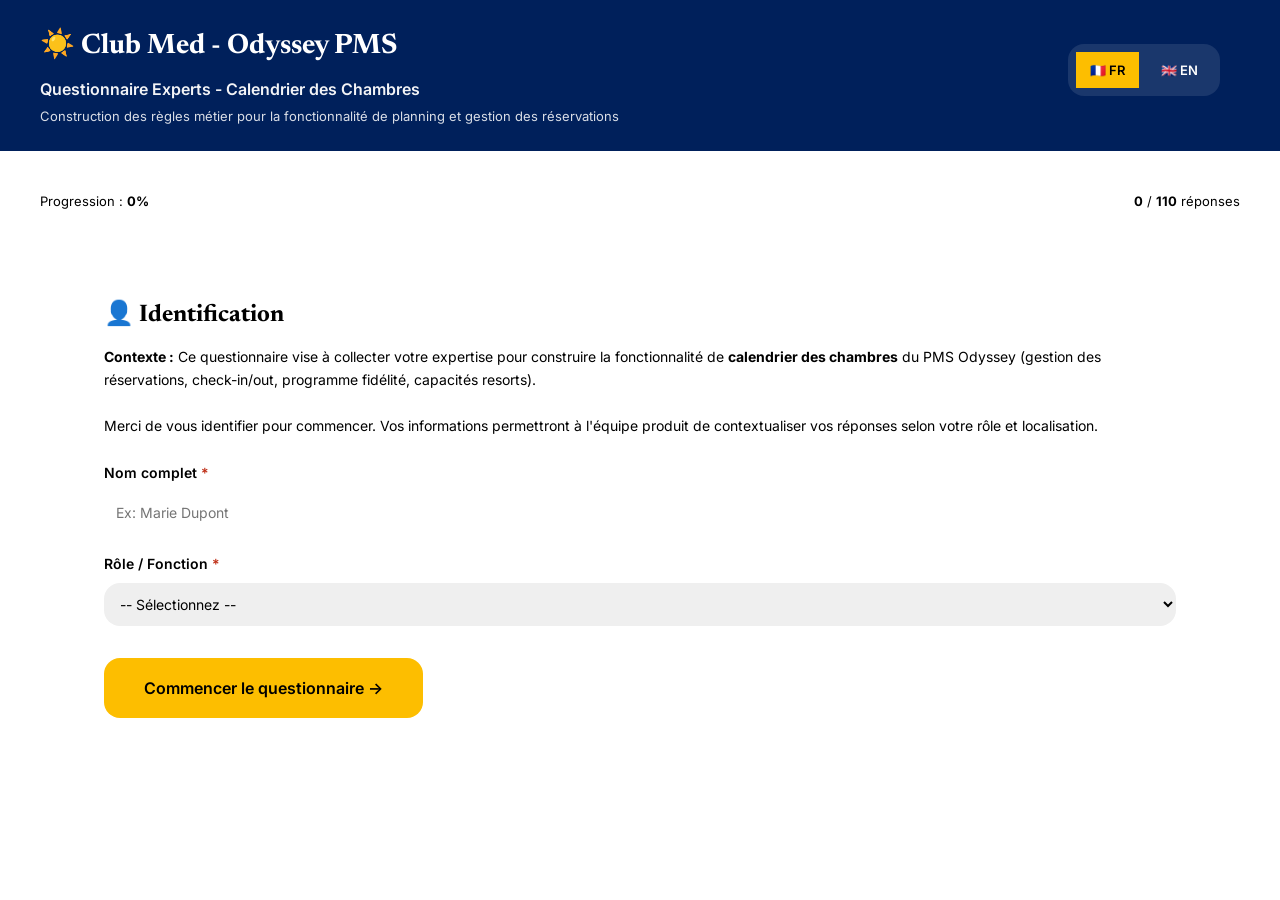
<file: odyssey-questionnaire-experts.html>
<!DOCTYPE html>
<html lang="fr">
<head>
    <meta charset="UTF-8">
    <meta name="viewport" content="width=device-width, initial-scale=1.0">
    <title>Questionnaire Experts - Odyssey PMS</title>

    <!-- Google Fonts -->
    <link rel="preconnect" href="https://fonts.googleapis.com">
    <link rel="preconnect" href="https://fonts.gstatic.com" crossorigin>
    <link href="https://fonts.googleapis.com/css2?family=Inter:wght@400;600;700&family=Newsreader:wght@700&display=swap" rel="stylesheet">

    <!-- Design Tokens -->
    <link rel="stylesheet" href="club-med-trident-design-tokens.css">

    <style>
        * {
            margin: 0;
            padding: 0;
            box-sizing: border-box;
        }

        body {
            font-family: var(--font-family-body);
            background: var(--bg-secondary);
            color: var(--text-primary);
            line-height: 1.6;
        }

        /* Header */
        .header {
            background: #00205B;
            color: white;
            padding: var(--spacing-m-l);
            position: sticky;
            top: 0;
            z-index: 100;
            box-shadow: var(--shadow);
        }

        @media (prefers-color-scheme: dark) {
            .header {
                background: #001a4d;
                border-bottom: 1px solid var(--border-color);
            }
        }

        .header-content {
            max-width: 1200px;
            margin: 0 auto;
        }

        .logo {
            font-family: var(--font-family-heading);
            font-size: 28px;
            font-weight: 700;
            margin-bottom: var(--spacing-xs);
        }

        .tagline {
            font-size: 16px;
            opacity: 0.95;
            font-weight: 600;
            margin-bottom: var(--spacing-xxs);
        }

        .context {
            font-size: 13px;
            opacity: 0.85;
        }

        /* Progress Bar */
        .progress-container {
            background: var(--bg-primary);
            padding: var(--spacing-m);
            border-bottom: 2px solid var(--border-color);
            position: sticky;
            top: 80px;
            z-index: 99;
        }

        .progress-content {
            max-width: 1200px;
            margin: 0 auto;
        }

        .progress-bar {
            width: 100%;
            height: 8px;
            background: var(--bg-secondary);
            border-radius: var(--radius-xl);
            overflow: hidden;
            margin-bottom: var(--spacing-s);
        }

        .progress-fill {
            height: 100%;
            background: var(--color-brand-saffran-yellow);
            transition: width 0.3s;
        }

        .progress-text {
            display: flex;
            justify-content: space-between;
            font-size: 13px;
            color: var(--text-secondary);
        }

        /* Container */
        .container {
            max-width: 1200px;
            margin: 0 auto;
            padding: var(--spacing-l);
        }

        /* Step: Identification */
        .step {
            display: none;
        }

        .step.active {
            display: block;
        }

        .card {
            background: var(--bg-primary);
            border-radius: var(--radius-m);
            padding: var(--spacing-l);
            margin-bottom: var(--spacing-m-l);
            box-shadow: var(--shadow);
        }

        .card-title {
            font-family: var(--font-family-heading);
            font-size: 24px;
            font-weight: 700;
            margin-bottom: var(--spacing-s);
            color: var(--text-primary);
        }

        .card-subtitle {
            font-size: 14px;
            color: var(--text-secondary);
            margin-bottom: var(--spacing-m-l);
        }

        /* Form Groups */
        .form-group {
            margin-bottom: var(--spacing-m);
        }

        .form-label {
            display: block;
            font-weight: 600;
            font-size: 14px;
            margin-bottom: var(--spacing-xs);
        }

        .form-label.required::after {
            content: " *";
            color: var(--color-content-negative);
        }

        .form-input,
        .form-select,
        .form-textarea {
            width: 100%;
            padding: var(--spacing-s);
            border: 2px solid var(--border-color);
            border-radius: var(--radius-m);
            font-family: var(--font-family-body);
            font-size: 14px;
            transition: border-color 0.2s;
        }

        .form-input:focus,
        .form-select:focus,
        .form-textarea:focus {
            outline: none;
            border-color: var(--color-brand-saffran-yellow);
        }

        .form-textarea {
            min-height: 100px;
            resize: vertical;
        }

        .form-hint {
            font-size: 12px;
            color: var(--text-secondary);
            margin-top: var(--spacing-xxs);
        }

        /* Question Card */
        .question-card {
            background: var(--bg-primary);
            border-radius: var(--radius-m);
            padding: var(--spacing-m-l);
            margin-bottom: var(--spacing-m);
            border-left: 4px solid var(--border-color);
            box-shadow: var(--shadow);
            transition: all 0.2s;
        }

        .question-card:hover {
            border-left-color: var(--color-brand-saffran-yellow);
        }

        .question-card.answered {
            border-left-color: var(--color-layout-green);
            background: var(--bg-tertiary);
        }

        .question-header {
            display: flex;
            align-items: flex-start;
            gap: var(--spacing-s);
            margin-bottom: var(--spacing-m);
        }

        .question-number {
            font-weight: 700;
            font-size: 18px;
            color: var(--color-brand-saffran-yellow);
            min-width: 40px;
        }

        .question-content {
            flex: 1;
        }

        .question-title {
            font-weight: 700;
            font-size: 16px;
            margin-bottom: var(--spacing-xs);
            color: var(--text-primary);
        }

        .question-context {
            font-size: 13px;
            color: var(--text-secondary);
            padding: var(--spacing-s);
            background: var(--bg-secondary);
            border-radius: var(--radius-m);
            margin: var(--spacing-s) 0;
        }

        .sub-questions {
            margin-left: var(--spacing-l);
            margin-top: var(--spacing-s);
        }

        .sub-question {
            margin-bottom: var(--spacing-m);
            padding-left: var(--spacing-m);
            border-left: 2px solid var(--border-color);
        }

        .sub-question-label {
            font-weight: 600;
            font-size: 14px;
            margin-bottom: var(--spacing-xs);
        }

        /* Comment Section */
        .comment-section {
            margin-top: var(--spacing-m);
            padding-top: var(--spacing-m);
            border-top: 1px solid var(--border-color);
        }

        .comment-label {
            font-size: 13px;
            font-weight: 600;
            margin-bottom: var(--spacing-xs);
            color: var(--text-secondary);
        }

        .comment-textarea {
            width: 100%;
            min-height: 60px;
            padding: var(--spacing-s);
            border: 2px dashed var(--border-color);
            border-radius: var(--radius-m);
            font-family: var(--font-family-body);
            font-size: 13px;
            resize: vertical;
        }

        /* Buttons */
        .btn {
            padding: var(--spacing-s) var(--spacing-l);
            border: none;
            border-radius: var(--radius-m);
            font-family: var(--font-family-body);
            font-size: 14px;
            font-weight: 600;
            cursor: pointer;
            transition: all 0.2s;
        }

        .btn-primary {
            background: var(--color-background-primary);
            color: var(--text-primary);
        }

        .btn-primary:hover {
            background: var(--color-brand-saffran-yellow);
            transform: translateY(-1px);
            box-shadow: var(--shadow);
        }

        .btn-secondary {
            background: var(--bg-secondary);
            color: var(--text-primary);
            border: 2px solid var(--border-color);
        }

        .btn-secondary:hover {
            background: var(--bg-tertiary);
        }

        .btn-large {
            padding: var(--spacing-m) var(--spacing-xl);
            font-size: 16px;
        }

        .btn-group {
            display: flex;
            gap: var(--spacing-s);
            margin-top: var(--spacing-l);
        }

        /* Section Header */
        .section-header {
            background: var(--color-brand-light-sand);
            padding: var(--spacing-m);
            border-radius: var(--radius-m);
            margin: var(--spacing-l) 0;
            border-left: 4px solid var(--color-brand-saffran-yellow);
        }

        .section-title {
            font-family: var(--font-family-heading);
            font-size: 20px;
            font-weight: 700;
            color: var(--text-primary);
            margin-bottom: var(--spacing-xxs);
        }

        .section-subtitle {
            font-size: 13px;
            color: var(--text-secondary);
        }

        /* Summary Card */
        .summary-card {
            background: var(--bg-primary);
            border-radius: var(--radius-m);
            padding: var(--spacing-l);
            margin-bottom: var(--spacing-m);
            box-shadow: var(--shadow);
        }

        .summary-grid {
            display: grid;
            grid-template-columns: repeat(auto-fit, minmax(200px, 1fr));
            gap: var(--spacing-m);
            margin-top: var(--spacing-m);
        }

        .summary-item {
            padding: var(--spacing-m);
            background: var(--bg-secondary);
            border-radius: var(--radius-m);
        }

        .summary-label {
            font-size: 12px;
            color: var(--text-secondary);
            text-transform: uppercase;
            font-weight: 600;
            margin-bottom: var(--spacing-xxs);
        }

        .summary-value {
            font-size: 18px;
            font-weight: 700;
            color: var(--text-primary);
        }

        /* Success Message */
        .success-message {
            background: #D1F4E0;
            color: #4CAF50;
            padding: var(--spacing-l);
            border-radius: var(--radius-m);
            text-align: center;
            margin: var(--spacing-l) 0;
        }

        @media (prefers-color-scheme: dark) {
            .success-message {
                background: #1a3d2a;
                color: #81C784;
            }
        }

        .success-icon {
            font-size: 48px;
            margin-bottom: var(--spacing-m);
        }

        .success-title {
            font-size: 24px;
            font-weight: 700;
            margin-bottom: var(--spacing-s);
        }

        /* Alert Box */
        .alert {
            padding: var(--spacing-m);
            border-radius: var(--radius-m);
            margin-bottom: var(--spacing-m);
        }

        .alert-info {
            background: #FFF3CD;
            color: #856404;
            border-left: 4px solid #FFC107;
        }

        @media (prefers-color-scheme: dark) {
            .alert-info {
                background: #3d3520;
                color: #ffd54f;
                border-left-color: #FFC107;
            }
        }

        /* Radio/Checkbox Groups */
        .radio-group,
        .checkbox-group {
            display: flex;
            flex-direction: column;
            gap: var(--spacing-s);
        }

        .radio-option,
        .checkbox-option {
            display: flex;
            align-items: center;
            gap: var(--spacing-s);
            padding: var(--spacing-s);
            background: var(--bg-secondary);
            border-radius: var(--radius-m);
            cursor: pointer;
            transition: background 0.2s;
        }

        .radio-option:hover,
        .checkbox-option:hover {
            background: var(--bg-tertiary);
        }

        .radio-option input,
        .checkbox-option input {
            cursor: pointer;
        }

        /* Status Badge */
        .status-badge {
            display: inline-flex;
            align-items: center;
            gap: var(--spacing-xxs);
            padding: var(--spacing-xxs) var(--spacing-s);
            border-radius: var(--radius-xl);
            font-size: 12px;
            font-weight: 600;
        }

        .status-badge.complete {
            background: #D1F4E0;
            color: #4CAF50;
        }

        .status-badge.partial {
            background: #FFF3CD;
            color: #856404;
        }

        .status-badge.empty {
            background: var(--bg-secondary);
            color: var(--text-secondary);
        }

        @media (prefers-color-scheme: dark) {
            .status-badge.complete {
                background: #1a3d2a;
                color: #81C784;
            }

            .status-badge.partial {
                background: #3d3520;
                color: #ffd54f;
            }
        }

        /* Language Switcher */
        .language-switcher {
            position: absolute;
            top: var(--spacing-m);
            right: var(--spacing-m);
            display: flex;
            gap: var(--spacing-xs);
            background: rgba(255, 255, 255, 0.1);
            padding: var(--spacing-xs);
            border-radius: var(--radius-m);
        }

        .lang-btn {
            padding: var(--spacing-xs) var(--spacing-s);
            background: transparent;
            border: 2px solid transparent;
            color: var(--color-content-primary-inverse);
            font-family: var(--font-family-body);
            font-size: 13px;
            font-weight: 600;
            cursor: pointer;
            border-radius: var(--radius-s);
            transition: all 0.2s;
        }

        .lang-btn:hover {
            background: rgba(255, 255, 255, 0.1);
        }

        .lang-btn.active {
            background: var(--color-brand-saffran-yellow);
            color: var(--color-brand-black-coal);
            border-color: var(--color-brand-saffran-yellow);
        }

        .header-content {
            position: relative;
        }

        /* Responsive */
        @media (max-width: 768px) {
            .container {
                padding: var(--spacing-m);
            }

            .question-header {
                flex-direction: column;
            }

            .sub-questions {
                margin-left: 0;
            }

            .language-switcher {
                position: static;
                margin-top: var(--spacing-s);
                justify-content: center;
            }
        }
    </style>
</head>
<body>
    <!-- Header -->
    <header class="header">
        <div class="header-content">
            <div class="language-switcher">
                <button class="lang-btn active" onclick="setLanguage('fr')" id="lang-fr">🇫🇷 FR</button>
                <button class="lang-btn" onclick="setLanguage('en')" id="lang-en">🇬🇧 EN</button>
            </div>
            <div class="logo">☀️ Club Med - Odyssey PMS</div>
            <div class="tagline" data-i18n="header.title">Questionnaire Experts - Calendrier des Chambres</div>
            <div class="context" data-i18n="header.subtitle">Construction des règles métier pour la fonctionnalité de planning et gestion des réservations</div>
        </div>
    </header>

    <!-- Progress Bar -->
    <div class="progress-container">
        <div class="progress-content">
            <div class="progress-bar">
                <div class="progress-fill" id="progressFill" style="width: 0%"></div>
            </div>
            <div class="progress-text">
                <span><span data-i18n="progress.label">Progression :</span> <strong id="progressPercent">0%</strong></span>
                <span><strong id="answeredCount">0</strong> / <strong id="totalCount">0</strong> <span data-i18n="progress.answers">réponses</span></span>
            </div>
        </div>
    </div>

    <!-- Main Content -->
    <main class="container">
        <!-- Step 1: Identification -->
        <div class="step active" id="step-identification">
            <div class="card">
                <h1 class="card-title" data-i18n="identification.title">👤 Identification</h1>
                <p class="card-subtitle">
                    <strong>Contexte :</strong> <span data-i18n="identification.context">Ce questionnaire vise à collecter votre expertise pour construire la fonctionnalité de <strong>calendrier des chambres</strong> du PMS Odyssey (gestion des réservations, check-in/out, programme fidélité, capacités resorts).</span>
                </p>
                <p class="card-subtitle" style="margin-top: var(--spacing-s);" data-i18n="identification.subtitle">
                    Merci de vous identifier pour commencer. Vos informations permettront à l'équipe produit de contextualiser vos réponses selon votre rôle et localisation.
                </p>

                <div class="form-group">
                    <label class="form-label required" data-i18n="form.name">Nom complet</label>
                    <input type="text" class="form-input" id="expertName" data-i18n-placeholder="form.name.placeholder" placeholder="Ex: Marie Dupont">
                </div>

                <div class="form-group">
                    <label class="form-label required" data-i18n="form.role">Rôle / Fonction</label>
                    <select class="form-select" id="expertRole">
                        <option value="" data-i18n="form.role.select">-- Sélectionnez --</option>
                        <option value="room_division_manager" data-i18n="form.role.room_div">Room Division Manager</option>
                        <option value="planning_manager" data-i18n="form.role.planning">Planning Manager</option>
                        <option value="produits_services_manager" data-i18n="form.role.products">Produits & Services Manager</option>
                        <option value="other" data-i18n="form.role.other">Other</option>
                    </select>
                </div>

                <div class="form-group" id="otherRoleGroup" style="display: none;">
                    <label class="form-label required" data-i18n="form.role.specify">Précisez votre rôle</label>
                    <input type="text" class="form-input" id="expertRoleOther" data-i18n-placeholder="form.role.placeholder" placeholder="Votre fonction">
                </div>

                <!-- Localisation (seulement pour Other) -->
                <div class="form-group" id="locationGroup" style="display: none;">
                    <label class="form-label required" data-i18n="form.location">Localisation</label>
                    <select class="form-select" id="expertLocation">
                        <option value="" data-i18n="form.role.select">-- Sélectionnez --</option>
                        <option value="siege" data-i18n="form.location.hq">Siège Social</option>
                        <option value="business_unit" data-i18n="form.location.bu">Business Unit</option>
                        <option value="resort" data-i18n="form.location.resort">Resort / Village</option>
                    </select>
                </div>

                <!-- Resort (pour Room Division et Planning Manager) -->
                <div class="form-group" id="resortGroup" style="display: none;">
                    <label class="form-label required" data-i18n="form.resort.label">Dans quel resort travaillez-vous ?</label>
                    <input type="text" class="form-input" id="expertResort" data-i18n-placeholder="form.resort.placeholder" placeholder="Ex: Les Arcs Panorama (ARPC)">
                </div>

                <!-- Business Unit (pour Produits & Services Manager) -->
                <div class="form-group" id="businessUnitGroup" style="display: none;">
                    <label class="form-label required" data-i18n="form.bu.label">Dans quelle Business Unit travaillez-vous ?</label>
                    <select class="form-select" id="expertBusinessUnit">
                        <option value="">-- Sélectionnez --</option>
                        <option value="EMEA">EMEA (Europe, Middle East, Africa)</option>
                        <option value="ESAP">ESAP (East & South Asia Pacific)</option>
                        <option value="NAM">NAM (North America)</option>
                        <option value="SAM">SAM (South America)</option>
                    </select>
                </div>

                <!-- Resort/BU pour Other (si location = resort ou BU) -->
                <div class="form-group" id="otherResortGroup" style="display: none;">
                    <label class="form-label required">Nom du Resort</label>
                    <input type="text" class="form-input" id="otherResort" placeholder="Ex: Les Arcs Panorama (ARPC)">
                </div>

                <div class="form-group" id="otherBusinessUnitGroup" style="display: none;">
                    <label class="form-label required">Business Unit</label>
                    <input type="text" class="form-input" id="otherBusinessUnit" placeholder="Ex: Europe Alpes">
                </div>

                <div class="btn-group">
                    <button class="btn btn-primary btn-large" onclick="startQuestionnaire()" data-i18n="btn.start">Commencer le questionnaire →</button>
                </div>
            </div>
        </div>

        <!-- Step 2: Questions Métier -->
        <div class="step" id="step-questions">
            <div class="alert alert-info">
                <strong data-i18n="alert.info.title">📅 Contexte : Calendrier des Chambres</strong><br>
                <span data-i18n="alert.info.desc">Ce questionnaire porte sur les règles métier du calendrier de planning des chambres (réservations, check-in/out, fidélité, capacités).</span><br><br>
                <strong data-i18n="alert.info.how">💡 Comment répondre ?</strong><br>
                <span data-i18n="alert.info.tip1">• Répondez aux questions pour lesquelles vous avez l'expertise opérationnelle</span><br>
                <span data-i18n="alert.info.tip2">• Laissez vide si vous ne savez pas</span><br>
                <span data-i18n="alert.info.tip3">• Utilisez la zone "Questions/Commentaires" pour demander des clarifications</span><br>
                <span data-i18n="alert.info.tip4">• Vos réponses sont sauvegardées automatiquement</span>
            </div>

            <!-- Questions dynamiques chargées depuis JSON -->
            <div id="questions-container">
                <!-- Les questions seront générées dynamiquement ici -->
            </div>

            <!-- LEGACY - Questions statiques remplacées par chargement dynamique -->
            <div id="legacy-questions" style="display: none;">
            <!-- Q1.1: Surclassement automatique -->
            <div class="question-card" data-question="q1_1">
                <div class="question-header">
                    <span class="question-number">Q1.1</span>
                    <div class="question-content">
                        <div class="question-title">Surclassement automatique - Règles exactes</div>
                        <div class="question-context">
                            <strong>Contexte :</strong> Actuellement Gold/Platinum ont surclassement automatique "si disponible". Besoin de préciser les règles exactes.
                        </div>
                    </div>
                </div>

                <div class="sub-questions">
                    <div class="sub-question">
                        <label class="sub-question-label">1. Le surclassement se fait toujours N+1 ou peut sauter plusieurs niveaux ?</label>
                        <div class="radio-group">
                            <label class="radio-option">
                                <input type="radio" name="q1_1_1" value="n_plus_1">
                                <span>Toujours N+1 (ex: Supérieure → Deluxe)</span>
                            </label>
                            <label class="radio-option">
                                <input type="radio" name="q1_1_1" value="multiple">
                                <span>Peut sauter plusieurs niveaux selon disponibilité</span>
                            </label>
                            <label class="radio-option">
                                <input type="radio" name="q1_1_1" value="depends">
                                <span>Dépend du statut (Gold=N+1, Platinum=N+2 possible)</span>
                            </label>
                        </div>
                    </div>

                    <div class="sub-question">
                        <label class="sub-question-label">2. À quel moment exact vérifier la disponibilité ?</label>
                        <select class="form-select" name="q1_1_2">
                            <option value="">-- Sélectionnez --</option>
                            <option value="j_7">J-7 (7 jours avant check-in)</option>
                            <option value="j_3">J-3 (3 jours avant check-in)</option>
                            <option value="j_1">J-1 (veille du check-in)</option>
                            <option value="checkin">Au moment du check-in</option>
                        </select>
                    </div>

                    <div class="sub-question">
                        <label class="sub-question-label">3. Si N+1 occupée mais N+2 libre (Platinum uniquement) ?</label>
                        <div class="radio-group">
                            <label class="radio-option">
                                <input type="radio" name="q1_1_3" value="auto_n2">
                                <span>Surclassement automatique N+2</span>
                            </label>
                            <label class="radio-option">
                                <input type="radio" name="q1_1_3" value="proposition">
                                <span>Proposition N+2 avec validation client</span>
                            </label>
                            <label class="radio-option">
                                <input type="radio" name="q1_1_3" value="manual">
                                <span>Validation manuelle réception uniquement</span>
                            </label>
                        </div>
                    </div>
                </div>

                <div class="comment-section">
                    <label class="comment-label">💬 Questions / Commentaires / Précisions</label>
                    <textarea class="comment-textarea" name="q1_1_comment" placeholder="Ajoutez vos questions ou précisions ici..."></textarea>
                </div>
            </div>

            <!-- Q1.2: Late Check-out tarification -->
            <div class="question-card" data-question="q1_2">
                <div class="question-header">
                    <span class="question-number">Q1.2</span>
                    <div class="question-content">
                        <div class="question-title">Late Check-out - Tarification exacte</div>
                        <div class="question-context">
                            <strong>Contexte :</strong> Platinum=16h gratuit, Gold=14h gratuit. Besoin des tarifs exacts pour Silver/Turquoise.
                        </div>
                    </div>
                </div>

                <div class="sub-questions">
                    <div class="sub-question">
                        <label class="sub-question-label">1. Late checkout 14h - Tarif Silver/Turquoise</label>
                        <div style="display: flex; gap: var(--spacing-s); align-items: center;">
                            <input type="number" class="form-input" name="q1_2_1" placeholder="Prix en €" style="max-width: 120px;">
                            <span>€</span>
                        </div>
                    </div>

                    <div class="sub-question">
                        <label class="sub-question-label">2. Late checkout 16h - Tarif Gold/Silver/Turquoise</label>
                        <div style="display: grid; grid-template-columns: repeat(3, 1fr); gap: var(--spacing-s);">
                            <div>
                                <label style="font-size: 12px; display: block; margin-bottom: 4px;">Gold</label>
                                <input type="number" class="form-input" name="q1_2_2_gold" placeholder="€">
                            </div>
                            <div>
                                <label style="font-size: 12px; display: block; margin-bottom: 4px;">Silver</label>
                                <input type="number" class="form-input" name="q1_2_2_silver" placeholder="€">
                            </div>
                            <div>
                                <label style="font-size: 12px; display: block; margin-bottom: 4px;">Turquoise</label>
                                <input type="number" class="form-input" name="q1_2_2_turquoise" placeholder="€">
                            </div>
                        </div>
                    </div>

                    <div class="sub-question">
                        <label class="sub-question-label">3. Late checkout 18h - Existe-t-il ? Si oui, tarifs</label>
                        <div class="radio-group" style="margin-bottom: var(--spacing-s);">
                            <label class="radio-option">
                                <input type="radio" name="q1_2_3_exists" value="yes" onchange="toggleLate18h(true)">
                                <span>Oui, late 18h existe</span>
                            </label>
                            <label class="radio-option">
                                <input type="radio" name="q1_2_3_exists" value="no" onchange="toggleLate18h(false)">
                                <span>Non, maximum 16h</span>
                            </label>
                        </div>
                        <div id="late18hPrices" style="display: none;">
                            <input type="number" class="form-input" name="q1_2_3_price" placeholder="Prix 18h en €">
                        </div>
                    </div>
                </div>

                <div class="comment-section">
                    <label class="comment-label">💬 Questions / Commentaires / Précisions</label>
                    <textarea class="comment-textarea" name="q1_2_comment" placeholder="Ajoutez vos questions ou précisions ici..."></textarea>
                </div>
            </div>

            </div>
            <!-- END LEGACY -->

            <div class="btn-group">
                <button class="btn btn-secondary" onclick="goToStep('identification')" data-i18n="btn.back">← Retour</button>
                <button class="btn btn-primary btn-large" onclick="goToStep('summary')" data-i18n="btn.summary">Voir le résumé →</button>
            </div>
        </div>

        <!-- Step 3: Summary -->
        <div class="step" id="step-summary">
            <div class="summary-card">
                <h2 class="card-title">📊 Résumé de vos réponses</h2>

                <div class="summary-grid">
                    <div class="summary-item">
                        <div class="summary-label">Questions répondues</div>
                        <div class="summary-value" id="summaryAnswered">0</div>
                    </div>
                    <div class="summary-item">
                        <div class="summary-label">Total questions</div>
                        <div class="summary-value" id="summaryTotal">0</div>
                    </div>
                    <div class="summary-item">
                        <div class="summary-label">Taux complétion</div>
                        <div class="summary-value" id="summaryPercent">0%</div>
                    </div>
                    <div class="summary-item">
                        <div class="summary-label">Commentaires ajoutés</div>
                        <div class="summary-value" id="summaryComments">0</div>
                    </div>
                </div>
            </div>

            <div class="alert alert-info">
                <strong>🔍 Vérifiez vos réponses</strong><br>
                Parcourez le résumé ci-dessous. Vous pouvez modifier vos réponses en cliquant sur "Modifier".
            </div>

            <div id="summaryContent">
                <!-- Summary will be generated dynamically -->
            </div>

            <div class="btn-group">
                <button class="btn btn-secondary" onclick="goToStep('questions')" data-i18n="btn.modify">← Modifier mes réponses</button>
                <button class="btn btn-primary btn-large" onclick="submitQuestionnaire()" data-i18n="btn.submit">✅ Soumettre mes réponses</button>
            </div>
        </div>

        <!-- Step 4: Success -->
        <div class="step" id="step-success">
            <div class="success-message">
                <div class="success-icon">✅</div>
                <div class="success-title" data-i18n="success.title">Merci pour votre contribution !</div>
                <p data-i18n="success.message">Vos réponses ont été enregistrées et seront analysées par l'équipe produit Odyssey.</p>
                <p style="margin-top: var(--spacing-m);">
                    <strong data-i18n="success.reference">Référence :</strong> <span id="submissionId"></span>
                </p>
            </div>

            <div class="card">
                <h3 class="card-title" data-i18n="success.download.title">📥 Télécharger vos réponses</h3>
                <p class="card-subtitle" data-i18n="success.download.desc">Conservez une copie de vos réponses pour référence future.</p>
                <div class="btn-group">
                    <button class="btn btn-primary" onclick="downloadJSON()" data-i18n="btn.download.json">📄 Télécharger JSON</button>
                    <button class="btn btn-secondary" onclick="downloadCSV()" data-i18n="btn.download.csv">📊 Télécharger CSV</button>
                </div>
            </div>

            <div class="btn-group">
                <button class="btn btn-secondary" onclick="window.location.reload()" data-i18n="btn.restart">Recommencer</button>
            </div>
        </div>
    </main>

    <script>
        // Translations
        const translations = {
            fr: {
                'header.title': 'Questionnaire Experts - Calendrier des Chambres',
                'header.subtitle': 'Construction des règles métier pour la fonctionnalité de planning et gestion des réservations',
                'progress.label': 'Progression :',
                'progress.answers': 'réponses',
                'identification.title': '👤 Identification',
                'identification.context': 'Ce questionnaire vise à collecter votre expertise pour construire la fonctionnalité de <strong>calendrier des chambres</strong> du PMS Odyssey (gestion des réservations, check-in/out, programme fidélité, capacités resorts).',
                'identification.subtitle': 'Merci de vous identifier pour commencer. Vos informations permettront à l\'équipe produit de contextualiser vos réponses selon votre rôle et localisation.',
                'form.name': 'Nom complet',
                'form.name.placeholder': 'Ex: Marie Dupont',
                'form.role': 'Rôle / Fonction',
                'form.role.select': '-- Sélectionnez --',
                'form.role.room_div': 'Room Division Manager',
                'form.role.planning': 'Planning Manager',
                'form.role.products': 'Produits & Services Manager',
                'form.role.other': 'Other',
                'form.role.specify': 'Précisez votre rôle',
                'form.role.placeholder': 'Votre fonction',
                'form.resort.label': 'Dans quel resort travaillez-vous ?',
                'form.resort.placeholder': 'Ex: Les Arcs Panorama (ARPC)',
                'form.bu.label': 'Dans quelle Business Unit travaillez-vous ?',
                'form.location': 'Localisation',
                'form.location.hq': 'Siège Social',
                'form.location.bu': 'Business Unit',
                'form.location.resort': 'Resort / Village',
                'btn.start': 'Commencer le questionnaire →',
                'btn.back': '← Retour',
                'btn.summary': 'Voir le résumé →',
                'btn.submit': '✅ Soumettre mes réponses',
                'btn.modify': '← Modifier mes réponses',
                'btn.restart': 'Recommencer',
                'alert.info.title': '📅 Contexte : Calendrier des Chambres',
                'alert.info.desc': 'Ce questionnaire porte sur les règles métier du calendrier de planning des chambres (réservations, check-in/out, fidélité, capacités).',
                'alert.info.how': '💡 Comment répondre ?',
                'alert.info.tip1': '• Répondez aux questions pour lesquelles vous avez l\'expertise opérationnelle',
                'alert.info.tip2': '• Laissez vide si vous ne savez pas',
                'alert.info.tip3': '• Utilisez la zone "Questions/Commentaires" pour demander des clarifications',
                'alert.info.tip4': '• Vos réponses sont sauvegardées automatiquement',
                'success.title': 'Merci pour votre contribution !',
                'success.message': 'Vos réponses ont été enregistrées et seront analysées par l\'équipe produit Odyssey.',
                'success.reference': 'Référence :',
                'success.download.title': '📥 Télécharger vos réponses',
                'success.download.desc': 'Conservez une copie de vos réponses pour référence future.',
                'btn.download.json': '📄 Télécharger JSON',
                'btn.download.csv': '📊 Télécharger CSV'
            },
            en: {
                'header.title': 'Expert Questionnaire - Room Calendar',
                'header.subtitle': 'Building business rules for the planning and reservation management feature',
                'progress.label': 'Progress:',
                'progress.answers': 'answers',
                'identification.title': '👤 Identification',
                'identification.context': 'This questionnaire aims to collect your expertise to build the <strong>room calendar</strong> feature of the Odyssey PMS (reservation management, check-in/out, loyalty program, resort capacities).',
                'identification.subtitle': 'Please identify yourself to begin. Your information will help the product team contextualize your answers according to your role and location.',
                'form.name': 'Full name',
                'form.name.placeholder': 'E.g.: Marie Dupont',
                'form.role': 'Role / Position',
                'form.role.select': '-- Select --',
                'form.role.room_div': 'Room Division Manager',
                'form.role.planning': 'Planning Manager',
                'form.role.products': 'Products & Services Manager',
                'form.role.other': 'Other',
                'form.role.specify': 'Specify your role',
                'form.role.placeholder': 'Your position',
                'form.resort.label': 'Which resort do you work in?',
                'form.resort.placeholder': 'E.g.: Les Arcs Panorama (ARPC)',
                'form.bu.label': 'Which Business Unit do you work in?',
                'form.location': 'Location',
                'form.location.hq': 'Headquarters',
                'form.location.bu': 'Business Unit',
                'form.location.resort': 'Resort / Village',
                'btn.start': 'Start questionnaire →',
                'btn.back': '← Back',
                'btn.summary': 'View summary →',
                'btn.submit': '✅ Submit my answers',
                'btn.modify': '← Modify my answers',
                'btn.restart': 'Start over',
                'alert.info.title': '📅 Context: Room Calendar',
                'alert.info.desc': 'This questionnaire covers the business rules for the room planning calendar (reservations, check-in/out, loyalty, capacities).',
                'alert.info.how': '💡 How to answer?',
                'alert.info.tip1': '• Answer questions for which you have operational expertise',
                'alert.info.tip2': '• Leave blank if you don\'t know',
                'alert.info.tip3': '• Use the "Questions/Comments" section to request clarifications',
                'alert.info.tip4': '• Your answers are saved automatically',
                'success.title': 'Thank you for your contribution!',
                'success.message': 'Your answers have been saved and will be analyzed by the Odyssey product team.',
                'success.reference': 'Reference:',
                'success.download.title': '📥 Download your answers',
                'success.download.desc': 'Keep a copy of your answers for future reference.',
                'btn.download.json': '📄 Download JSON',
                'btn.download.csv': '📊 Download CSV'
            }
        };

        let currentLanguage = 'fr';

        function setLanguage(lang) {
            currentLanguage = lang;
            localStorage.setItem('odyssey_lang', lang);

            // Update language buttons
            document.getElementById('lang-fr').classList.toggle('active', lang === 'fr');
            document.getElementById('lang-en').classList.toggle('active', lang === 'en');

            // Update all translated elements
            document.querySelectorAll('[data-i18n]').forEach(el => {
                const key = el.getAttribute('data-i18n');
                if (translations[lang][key]) {
                    el.innerHTML = translations[lang][key];
                }
            });

            // Update placeholders
            document.querySelectorAll('[data-i18n-placeholder]').forEach(el => {
                const key = el.getAttribute('data-i18n-placeholder');
                if (translations[lang][key]) {
                    el.placeholder = translations[lang][key];
                }
            });

            // Re-render questions in new language if questions are loaded
            if (questionsData) {
                // Save current answers before re-rendering
                saveAnswers();
                renderQuestions();
                // Restore answers after re-rendering
                restoreAnswers();
            }
        }

        function restoreAnswers() {
            Object.keys(answersData).forEach(key => {
                const el = document.querySelector(`[name="${key}"]`);
                if (el) {
                    if (el.type === 'radio') {
                        const radio = document.querySelector(`[name="${key}"][value="${answersData[key]}"]`);
                        if (radio) radio.checked = true;
                    } else if (el.type === 'checkbox') {
                        if (Array.isArray(answersData[key])) {
                            answersData[key].forEach(val => {
                                const cb = document.querySelector(`[name="${key}"][value="${val}"]`);
                                if (cb) cb.checked = true;
                            });
                        }
                    } else {
                        el.value = answersData[key];
                    }
                }
            });
        }

        // Data storage
        let expertData = {};
        let answersData = {};
        let currentStep = 'identification';
        let questionsData = null;

        // Questions data embedded (to avoid CORS issues when opening file:// directly)
        const QUESTIONS_DATA_EMBEDDED = null; // Will be loaded from external JSON or embedded

        // Load questions from JSON
        async function loadQuestions() {
            try {
                // Try to fetch external JSON first
                const response = await fetch('questions-business-only.json');
                if (response.ok) {
                    questionsData = await response.json();
                } else {
                    throw new Error('JSON file not found');
                }
            } catch (error) {
                console.warn('Could not load external JSON, using embedded data:', error);
                // Fallback to embedded data if fetch fails
                questionsData = QUESTIONS_DATA_EMBEDDED || getEmbeddedQuestions();
            }

            if (questionsData) {
                renderQuestions();
            } else {
                console.error('No questions data available');
                alert('Erreur: Aucune question disponible. Veuillez contacter le support.');
            }
        }

        // Embedded questions as fallback
        function getEmbeddedQuestions() {
            return {
                "metadata": {
                    "version": "1.0",
                    "totalQuestions": 11
                },
                "sections": []
            };
        }

        // Render questions dynamically
        function renderQuestions() {
            if (!questionsData) return;

            const container = document.getElementById('questions-container');
            let html = '';

            questionsData.sections.forEach(section => {
                // Section header
                html += `
                    <div class="section-header">
                        <div class="section-title">${section.icon} ${section.title[currentLanguage]}</div>
                        <div class="section-subtitle">${section.description[currentLanguage]}</div>
                    </div>
                `;

                // Questions in section
                section.questions.forEach(question => {
                    html += `
                        <div class="question-card" data-question="${question.id}">
                            <div class="question-header">
                                <span class="question-number">${question.number}</span>
                                <div class="question-content">
                                    <div class="question-title">${question.title[currentLanguage]}</div>
                                    ${question.context ? `
                                        <div class="question-context">
                                            <strong>Contexte :</strong> ${question.context[currentLanguage]}
                                        </div>
                                    ` : ''}
                                </div>
                            </div>

                            <div class="sub-questions">
                    `;

                    // Items in question
                    question.items.forEach((item, index) => {
                        html += `<div class="sub-question">`;

                        const label = item.label[currentLanguage];
                        const required = item.required ? ' <span style="color: var(--color-content-negative);">*</span>' : '';

                        html += `<label class="sub-question-label">${index + 1}. ${label}${required}</label>`;

                        if (item.note) {
                            html += `<div style="font-size: 12px; color: var(--text-secondary); margin-top: 4px; font-style: italic;">${item.note[currentLanguage]}</div>`;
                        }

                        // Generate input based on type
                        switch (item.type) {
                            case 'radio':
                                html += `<div class="radio-group">`;
                                item.options.forEach(option => {
                                    html += `
                                        <label class="radio-option">
                                            <input type="radio" name="${item.id}" value="${option.value}" ${item.required ? 'required' : ''}>
                                            <span>${option.label[currentLanguage]}</span>
                                        </label>
                                    `;
                                });
                                html += `</div>`;
                                break;

                            case 'select':
                                html += `<select class="form-select" name="${item.id}" ${item.required ? 'required' : ''}>`;
                                html += `<option value="">-- ${currentLanguage === 'fr' ? 'Sélectionnez' : 'Select'} --</option>`;
                                item.options.forEach(option => {
                                    html += `<option value="${option.value}">${option.label[currentLanguage]}</option>`;
                                });
                                html += `</select>`;
                                break;

                            case 'checkbox':
                                html += `<div class="checkbox-group">`;
                                item.options.forEach(option => {
                                    html += `
                                        <label class="checkbox-option">
                                            <input type="checkbox" name="${item.id}" value="${option.value}">
                                            <span>${option.label[currentLanguage]}</span>
                                        </label>
                                    `;
                                });
                                html += `</div>`;
                                break;

                            case 'number':
                                const placeholder = item.placeholder ? item.placeholder[currentLanguage] : '';
                                html += `
                                    <div style="display: flex; gap: var(--spacing-s); align-items: center;">
                                        <input type="number" class="form-input" name="${item.id}"
                                               placeholder="${placeholder}"
                                               style="max-width: 150px;"
                                               ${item.required ? 'required' : ''}>
                                        ${item.unit ? `<span>${item.unit}</span>` : ''}
                                    </div>
                                `;
                                break;

                            case 'textarea':
                                const textPlaceholder = item.placeholder ? item.placeholder[currentLanguage] : '';
                                html += `
                                    <textarea class="form-textarea" name="${item.id}"
                                              placeholder="${textPlaceholder}"
                                              ${item.required ? 'required' : ''}></textarea>
                                `;
                                break;
                        }

                        html += `</div>`; // end sub-question
                    });

                    html += `
                            </div>
                            <div class="comment-section">
                                <label class="comment-label">💬 ${currentLanguage === 'fr' ? 'Questions / Commentaires / Précisions' : 'Questions / Comments / Details'}</label>
                                <textarea class="comment-textarea" name="${question.id}_comment"
                                          placeholder="${currentLanguage === 'fr' ? 'Ajoutez vos questions ou précisions ici...' : 'Add your questions or details here...'}"></textarea>
                            </div>
                        </div>
                    `;
                });
            });

            container.innerHTML = html;

            // Re-attach event listeners for auto-save
            attachAutoSaveListeners();
        }

        function attachAutoSaveListeners() {
            document.querySelectorAll('#questions-container input, #questions-container select, #questions-container textarea').forEach(el => {
                el.addEventListener('change', () => {
                    saveAnswers();
                    updateProgress();
                });
            });
        }

        // Initialize
        document.addEventListener('DOMContentLoaded', async () => {
            // Load saved language or default to French
            const savedLang = localStorage.getItem('odyssey_lang') || 'fr';
            setLanguage(savedLang);

            // Load questions from JSON
            await loadQuestions();

            loadFromLocalStorage();
            updateProgress();

            // Dynamic form handling based on role
            document.getElementById('expertRole').addEventListener('change', (e) => {
                const role = e.target.value;

                // Reset all fields
                document.getElementById('otherRoleGroup').style.display = 'none';
                document.getElementById('locationGroup').style.display = 'none';
                document.getElementById('resortGroup').style.display = 'none';
                document.getElementById('businessUnitGroup').style.display = 'none';
                document.getElementById('otherResortGroup').style.display = 'none';
                document.getElementById('otherBusinessUnitGroup').style.display = 'none';

                // Show relevant fields based on role
                if (role === 'room_division_manager' || role === 'planning_manager') {
                    // Resort roles → ask for resort name directly
                    document.getElementById('resortGroup').style.display = 'block';
                } else if (role === 'produits_services_manager') {
                    // BU role → ask for BU directly
                    document.getElementById('businessUnitGroup').style.display = 'block';
                } else if (role === 'other') {
                    // Other → ask for role specification + location
                    document.getElementById('otherRoleGroup').style.display = 'block';
                    document.getElementById('locationGroup').style.display = 'block';
                }
            });

            // Handle location change for "Other" role
            document.getElementById('expertLocation').addEventListener('change', (e) => {
                const location = e.target.value;
                document.getElementById('otherResortGroup').style.display =
                    location === 'resort' ? 'block' : 'none';
                document.getElementById('otherBusinessUnitGroup').style.display =
                    location === 'business_unit' ? 'block' : 'none';
            });

            // Auto-save answers
            document.querySelectorAll('input, select, textarea').forEach(el => {
                el.addEventListener('change', () => {
                    saveAnswers();
                    updateProgress();
                });
            });
        });

        function startQuestionnaire() {
            // Validate identification
            const name = document.getElementById('expertName').value;
            const role = document.getElementById('expertRole').value;

            if (!name || !role) {
                alert('Veuillez remplir tous les champs obligatoires.');
                return;
            }

            let location = '';
            let resort = null;
            let businessUnit = null;
            let finalRole = role;

            // Determine location and required fields based on role
            if (role === 'room_division_manager' || role === 'planning_manager') {
                // Resort roles
                location = 'resort';
                resort = document.getElementById('expertResort').value;
                if (!resort) {
                    alert('Veuillez préciser dans quel resort vous travaillez.');
                    return;
                }
            } else if (role === 'produits_services_manager') {
                // BU role
                location = 'business_unit';
                businessUnit = document.getElementById('expertBusinessUnit').value;
                if (!businessUnit) {
                    alert('Veuillez sélectionner votre Business Unit.');
                    return;
                }
            } else if (role === 'other') {
                // Other role - need to specify role and location
                finalRole = document.getElementById('expertRoleOther').value;
                location = document.getElementById('expertLocation').value;

                if (!finalRole) {
                    alert('Veuillez préciser votre rôle.');
                    return;
                }

                if (!location) {
                    alert('Veuillez sélectionner votre localisation.');
                    return;
                }

                // Validate resort/BU for Other role
                if (location === 'resort') {
                    resort = document.getElementById('otherResort').value;
                    if (!resort) {
                        alert('Veuillez préciser le nom de votre resort.');
                        return;
                    }
                } else if (location === 'business_unit') {
                    businessUnit = document.getElementById('otherBusinessUnit').value;
                    if (!businessUnit) {
                        alert('Veuillez préciser votre Business Unit.');
                        return;
                    }
                }
            }

            // Save expert data
            expertData = {
                name,
                role: finalRole,
                location,
                resort,
                businessUnit,
                startDate: new Date().toISOString()
            };

            saveToLocalStorage();
            goToStep('questions');
        }

        function goToStep(step) {
            document.querySelectorAll('.step').forEach(s => s.classList.remove('active'));
            document.getElementById(`step-${step}`).classList.add('active');
            currentStep = step;
            window.scrollTo(0, 0);

            if (step === 'summary') {
                generateSummary();
            }
        }

        function saveAnswers() {
            const newAnswers = {};

            document.querySelectorAll('#questions-container input, #questions-container select, #questions-container textarea').forEach(el => {
                if (el.name) {
                    if (el.type === 'radio') {
                        if (el.checked) {
                            newAnswers[el.name] = el.value;
                        }
                    } else if (el.type === 'checkbox') {
                        if (!newAnswers[el.name]) {
                            newAnswers[el.name] = [];
                        }
                        if (el.checked) {
                            newAnswers[el.name].push(el.value);
                        }
                    } else {
                        if (el.value) {
                            newAnswers[el.name] = el.value;
                        }
                    }
                }
            });

            // Merge with existing data (don't lose radio values)
            Object.keys(newAnswers).forEach(key => {
                answersData[key] = newAnswers[key];
            });

            saveToLocalStorage();
        }

        function updateProgress() {
            const totalQuestions = document.querySelectorAll('#questions-container [name]:not([name$="_comment"])').length;
            const answeredQuestions = Object.keys(answersData).filter(k => {
                if (k.includes('_comment')) return false;
                const val = answersData[k];
                if (Array.isArray(val)) return val.length > 0;
                return val && val !== '';
            }).length;
            const percent = totalQuestions > 0 ? Math.round((answeredQuestions / totalQuestions) * 100) : 0;

            document.getElementById('progressFill').style.width = percent + '%';
            document.getElementById('progressPercent').textContent = percent + '%';
            document.getElementById('answeredCount').textContent = answeredQuestions;
            document.getElementById('totalCount').textContent = totalQuestions;

            // Update question cards
            document.querySelectorAll('.question-card').forEach(card => {
                const inputs = card.querySelectorAll('input:not([name$="_comment"]), select, textarea:not([name$="_comment"])');
                let hasAnswer = false;
                inputs.forEach(input => {
                    if (input.name && answersData[input.name]) {
                        const val = answersData[input.name];
                        if (Array.isArray(val) ? val.length > 0 : val !== '') {
                            hasAnswer = true;
                        }
                    }
                });
                if (hasAnswer) {
                    card.classList.add('answered');
                } else {
                    card.classList.remove('answered');
                }
            });
        }

        function generateSummary() {
            saveAnswers();

            const totalQuestions = document.querySelectorAll('[name]').length;
            const answeredQuestions = Object.keys(answersData).filter(k => answersData[k] && answersData[k] !== '').length;
            const percent = totalQuestions > 0 ? Math.round((answeredQuestions / totalQuestions) * 100) : 0;
            const comments = Object.keys(answersData).filter(k => k.includes('_comment') && answersData[k]).length;

            document.getElementById('summaryAnswered').textContent = answeredQuestions;
            document.getElementById('summaryTotal').textContent = totalQuestions;
            document.getElementById('summaryPercent').textContent = percent + '%';
            document.getElementById('summaryComments').textContent = comments;

            // Generate detailed summary
            let summaryHTML = '<div class="card">';
            summaryHTML += '<h3 class="card-title">Détail des réponses</h3>';

            // Group by question
            const questions = {};
            Object.keys(answersData).forEach(key => {
                const questionId = key.split('_').slice(0, 2).join('_');
                if (!questions[questionId]) {
                    questions[questionId] = {};
                }
                questions[questionId][key] = answersData[key];
            });

            Object.keys(questions).forEach(qId => {
                summaryHTML += `<div style="margin-bottom: var(--spacing-m); padding: var(--spacing-m); background: var(--bg-secondary); border-radius: var(--radius-m);">`;
                summaryHTML += `<strong>${qId.toUpperCase()}</strong><br>`;

                Object.keys(questions[qId]).forEach(key => {
                    const value = questions[qId][key];
                    if (value) {
                        summaryHTML += `<div style="margin-left: var(--spacing-m); font-size: 13px;">${key}: ${value}</div>`;
                    }
                });

                summaryHTML += `</div>`;
            });

            summaryHTML += '</div>';
            document.getElementById('summaryContent').innerHTML = summaryHTML;
        }

        function submitQuestionnaire() {
            saveAnswers();

            const submissionId = 'ODYSSEY-' + Date.now();
            document.getElementById('submissionId').textContent = submissionId;

            const fullData = {
                id: submissionId,
                expert: expertData,
                answers: answersData,
                submittedAt: new Date().toISOString()
            };

            // Save to localStorage
            const submissions = JSON.parse(localStorage.getItem('odyssey_submissions') || '[]');
            submissions.push(fullData);
            localStorage.setItem('odyssey_submissions', JSON.stringify(submissions));

            goToStep('success');
        }

        function downloadJSON() {
            const fullData = {
                id: document.getElementById('submissionId').textContent,
                expert: expertData,
                answers: answersData,
                submittedAt: new Date().toISOString()
            };

            const blob = new Blob([JSON.stringify(fullData, null, 2)], { type: 'application/json' });
            const url = URL.createObjectURL(blob);
            const a = document.createElement('a');
            a.href = url;
            a.download = `odyssey-responses-${expertData.name.replace(/\s+/g, '-')}-${Date.now()}.json`;
            a.click();
        }

        function downloadCSV() {
            let csv = 'Question,Réponse\n';
            Object.keys(answersData).forEach(key => {
                csv += `"${key}","${answersData[key]}"\n`;
            });

            const blob = new Blob([csv], { type: 'text/csv' });
            const url = URL.createObjectURL(blob);
            const a = document.createElement('a');
            a.href = url;
            a.download = `odyssey-responses-${expertData.name.replace(/\s+/g, '-')}-${Date.now()}.csv`;
            a.click();
        }

        function saveToLocalStorage() {
            localStorage.setItem('odyssey_expert', JSON.stringify(expertData));
            localStorage.setItem('odyssey_answers', JSON.stringify(answersData));
        }

        function loadFromLocalStorage() {
            const savedExpert = localStorage.getItem('odyssey_expert');
            const savedAnswers = localStorage.getItem('odyssey_answers');

            if (savedExpert) {
                expertData = JSON.parse(savedExpert);
            }

            if (savedAnswers) {
                answersData = JSON.parse(savedAnswers);
                // Restore form values
                Object.keys(answersData).forEach(key => {
                    const el = document.querySelector(`[name="${key}"]`);
                    if (el) {
                        if (el.type === 'radio') {
                            document.querySelector(`[name="${key}"][value="${answersData[key]}"]`).checked = true;
                        } else {
                            el.value = answersData[key];
                        }
                    }
                });
            }
        }

        function toggleLate18h(show) {
            document.getElementById('late18hPrices').style.display = show ? 'block' : 'none';
        }
    </script>
</body>
</html>
</file>
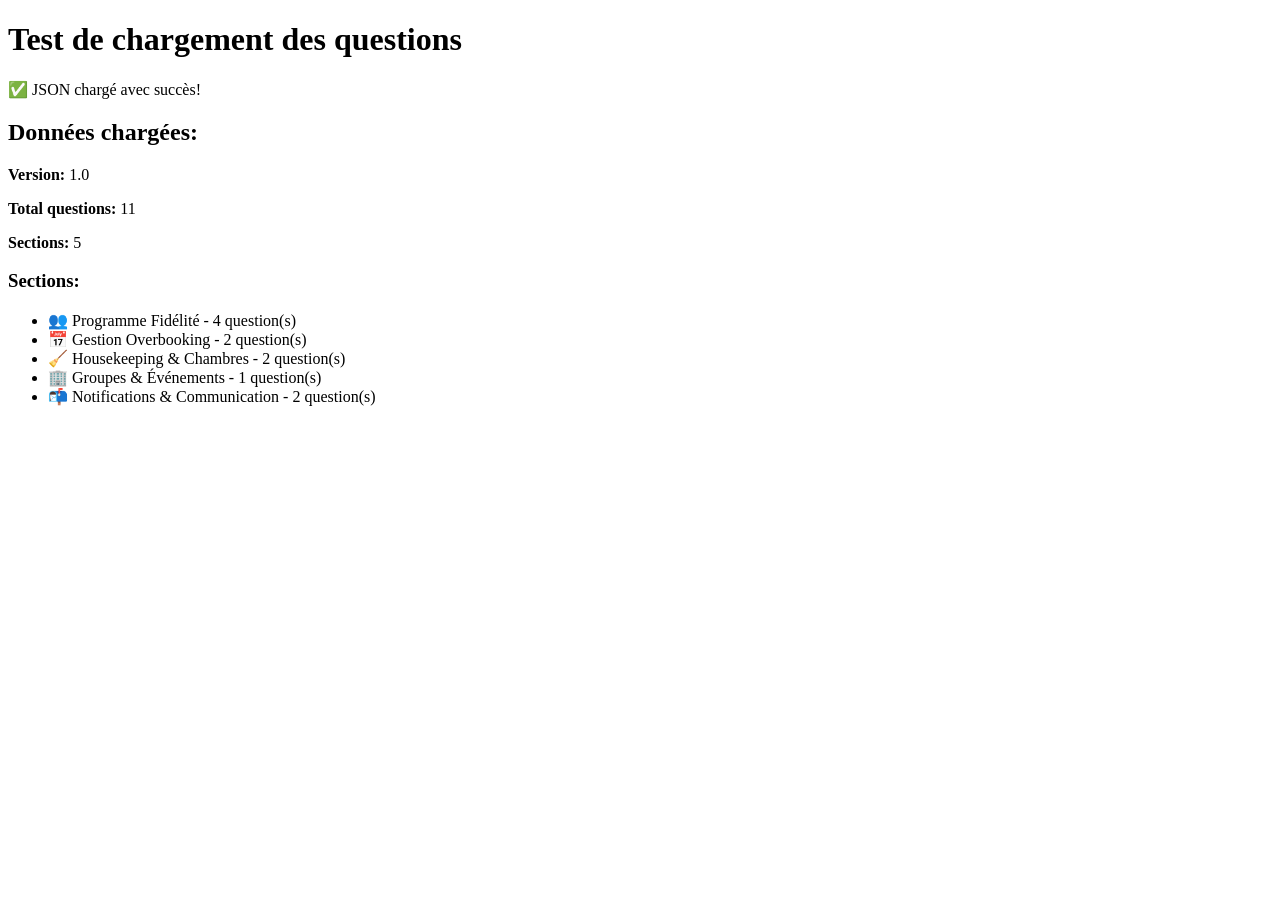
<file: TEST-QUESTIONS.html>
<!DOCTYPE html>
<html lang="fr">
<head>
    <meta charset="UTF-8">
    <title>Test Chargement Questions</title>
</head>
<body>
    <h1>Test de chargement des questions</h1>
    <div id="status">Chargement...</div>
    <div id="error" style="color: red;"></div>
    <div id="content"></div>

    <script>
        async function testLoad() {
            const statusDiv = document.getElementById('status');
            const errorDiv = document.getElementById('error');
            const contentDiv = document.getElementById('content');

            try {
                statusDiv.textContent = 'Tentative de chargement du JSON...';

                const response = await fetch('questions-business-only.json');

                if (!response.ok) {
                    throw new Error(`HTTP error! status: ${response.status}`);
                }

                const data = await response.json();

                statusDiv.textContent = '✅ JSON chargé avec succès!';
                contentDiv.innerHTML = `
                    <h2>Données chargées:</h2>
                    <p><strong>Version:</strong> ${data.metadata.version}</p>
                    <p><strong>Total questions:</strong> ${data.metadata.totalQuestions}</p>
                    <p><strong>Sections:</strong> ${data.sections.length}</p>
                    <h3>Sections:</h3>
                    <ul>
                        ${data.sections.map(s => `
                            <li>${s.icon} ${s.title.fr} - ${s.questions.length} question(s)</li>
                        `).join('')}
                    </ul>
                `;
            } catch (error) {
                statusDiv.textContent = '❌ Erreur de chargement';
                errorDiv.textContent = `Erreur: ${error.message}`;
                errorDiv.innerHTML += `<br><br><strong>Solution:</strong>
                    <br>1. Démarrer un serveur web local:
                    <br><code>python3 -m http.server 8000</code>
                    <br>2. Ouvrir: <code>http://localhost:8000/TEST-QUESTIONS.html</code>`;
            }
        }

        testLoad();
    </script>
</body>
</html>
</file>
<file: club-med-trident-design-tokens.css>
/**
 * Club Med Trident Design System - Design Tokens
 * Extracted from Figma: Ody-Trident Ψ 2.0
 * Date: 2026-06-16
 */

:root {
  /* ==========================================================================
     PRIMITIVE COLORS - Brand Colors
     ========================================================================== */

  --color-brand-black-coal: #000000;
  --color-brand-ultramarine-blue: rgb(30, 38, 67);
  --color-brand-lavander-blue: rgb(158, 174, 244);
  --color-brand-verdigris: rgb(172, 190, 185);
  --color-brand-sand: rgb(213, 205, 194);
  --color-brand-light-sand: rgb(246, 239, 231);
  --color-brand-saffran-yellow: rgb(253, 190, 0);
  --color-brand-sienna: rgb(157, 67, 44);

  /* Chinese Colors */
  --color-chinese-blue-wave: rgb(0, 128, 125);
  --color-chinese-marigold: rgb(251, 145, 0);

  /* Layout Colors */
  --color-layout-middle-grey: rgb(102, 102, 102);
  --color-layout-grey: rgb(153, 153, 153);
  --color-layout-light-grey: rgb(204, 204, 204);
  --color-layout-pearl: rgb(248, 248, 248);
  --color-layout-cloud-white: rgb(255, 255, 255);
  --color-layout-green: rgb(8, 138, 32);
  --color-layout-red: rgb(191, 47, 23);
  --color-layout-orange: rgb(199, 83, 0);

  /* ==========================================================================
     SEMANTIC COLORS - Light Mode
     ========================================================================== */

  /* Content */
  --color-content-primary: var(--color-brand-black-coal);
  --color-content-secondary: rgb(128, 128, 128); /* Calculated from Secondary */
  --color-content-primary-inverse: var(--color-layout-cloud-white);
  --color-content-secondary-inverse: var(--color-layout-pearl);
  --color-content-disabled: var(--color-layout-grey);
  --color-content-notice: var(--color-layout-orange);
  --color-content-negative: var(--color-layout-red);
  --color-content-positive: var(--color-layout-green);

  /* Background */
  --color-background-primary: var(--color-brand-saffran-yellow);
  --color-background-primary-disabled: rgb(255, 230, 153);
  --color-background-secondary: var(--color-brand-black-coal);
  --color-background-secondary-rollover: rgb(128, 128, 128);
  --color-background-secondary-inverse: var(--color-layout-cloud-white);
  --color-background-secondary-inverse-rollover: var(--color-layout-pearl);
  --color-background-tertiary: var(--color-brand-sienna);
  --color-background-tertiary-rollover: rgb(166, 82, 58);
  --color-background-exclusive-collection: var(--color-brand-ultramarine-blue);

  /* Surface */
  --color-surface-primary: var(--color-layout-cloud-white);
  --color-surface-secondary: var(--color-layout-pearl);
  --color-surface-tertiary: var(--color-brand-light-sand);
  --color-surface-brand: var(--color-brand-saffran-yellow);

  /* Border */
  --color-border-primary: var(--color-brand-black-coal);
  --color-border-primary-inverse: var(--color-layout-cloud-white);
  --color-border-secondary: var(--color-layout-light-grey);
  --color-border-disabled: var(--color-layout-grey);
  --color-border-notice: var(--color-layout-orange);

  /* ==========================================================================
     TYPOGRAPHY
     ========================================================================== */

  /* Font Families */
  --font-family-heading: 'Newsreader', serif;
  --font-family-body: 'Inter', sans-serif;

  /* Font Weights */
  --font-weight-regular: 400;
  --font-weight-semibold: 600;
  --font-weight-bold: 700;

  /* Font Sizes */
  --font-size-heading-h5: 24px;
  --font-size-body-b2: 20px;

  /* Line Heights */
  --line-height-heading-h5: 26px;
  --line-height-body-b0: 32px;
  --line-height-body-b2: 28px;
  --line-height-body-b3: 24px;
  --line-height-body-b4: 20px;

  /* ==========================================================================
     SPACING
     ========================================================================== */

  --spacing-xxs: 4px;
  --spacing-xs: 8px;
  --spacing-s: 12px;
  --spacing-s-m: 16px;
  --spacing-m: 20px;
  --spacing-m-l: 24px;
  --spacing-l: 32px;
  --spacing-xl: 40px;
  --spacing-xxl: 80px;

  /* ==========================================================================
     RADIUS / BORDER RADIUS
     ========================================================================== */

  --radius-m: 16px;
  --radius-xl: 100px;

  /* ==========================================================================
     CLUB MED LOYALTY PROGRAM (Statuts fidélité)
     ========================================================================== */

  --color-loyalty-turquoise: #40E0D0;
  --color-loyalty-silver: #C0C0C0;
  --color-loyalty-gold: #FFD700;
  --color-loyalty-platinum: #E5E4E2;

  /* ==========================================================================
     COMMON COMPONENT STYLES
     ========================================================================== */

  /* Typography Presets */
  --text-heading-h5: var(--font-weight-semibold) var(--font-size-heading-h5)/var(--line-height-heading-h5) var(--font-family-heading);
  --text-body-b2: var(--font-weight-regular) var(--font-size-body-b2)/var(--line-height-body-b2) var(--font-family-body);

  /* Shadows (common for calendars) */
  --shadow-card: 0 2px 8px rgba(0, 0, 0, 0.1);
  --shadow-elevated: 0 4px 16px rgba(0, 0, 0, 0.15);

  /* Z-index layers */
  --z-index-base: 1;
  --z-index-dropdown: 100;
  --z-index-sticky: 200;
  --z-index-modal: 1000;
  --z-index-popover: 1100;
  --z-index-tooltip: 1200;
}

/* ==========================================================================
   DARK MODE (optional - included for completeness)
   ========================================================================== */

@media (prefers-color-scheme: dark) {
  :root {
    --color-content-primary: var(--color-layout-cloud-white);
    --color-content-secondary: var(--color-layout-pearl);
    --color-content-primary-inverse: var(--color-brand-black-coal);
    --color-content-secondary-inverse: rgb(128, 128, 128);

    --color-background-secondary: var(--color-layout-cloud-white);
    --color-background-secondary-rollover: var(--color-layout-pearl);
    --color-background-secondary-inverse: var(--color-brand-black-coal);
    --color-background-secondary-inverse-rollover: rgb(128, 128, 128);
    --color-background-exclusive-collection: var(--color-layout-cloud-white);

    --color-surface-primary: var(--color-brand-black-coal);
    --color-surface-secondary: rgb(128, 128, 128);
    --color-surface-tertiary: var(--color-brand-sand);

    --color-border-primary: var(--color-layout-cloud-white);
    --color-border-primary-inverse: var(--color-brand-black-coal);
    --color-border-secondary: var(--color-layout-middle-grey);
  }
}
</file>
<file: responsive-dark-mode.css>
/* ============================================
   RESPONSIVE & DARK MODE STYLES
   Compatible mobile, tablet, desktop
   Auto dark mode + manual toggle
   ============================================ */

/* ==================== RESPONSIVE BREAKPOINTS ==================== */
/*
  Mobile: 0-768px
  Tablet: 769px-1024px
  Desktop: 1025px+
*/

/* ==================== CONTAINERS ==================== */
.container {
    max-width: 1200px;
    margin: 0 auto;
    padding: 1.5rem;
}

@media (max-width: 768px) {
    .container {
        padding: 1rem;
    }
}

/* ==================== PROGRESS BAR ==================== */
.progress-container {
    background: var(--bg-primary);
    padding: 1rem;
    border-bottom: 2px solid var(--border-color);
    position: sticky;
    top: 70px;
    z-index: 99;
}

@media (max-width: 768px) {
    .progress-container {
        top: 60px;
        padding: 0.75rem;
    }

    .progress-text {
        flex-direction: column;
        gap: 0.5rem;
        font-size: 12px;
    }
}

/* ==================== LANGUAGE SWITCHER ==================== */
.language-switcher {
    position: absolute;
    top: 1rem;
    right: 1rem;
    display: flex;
    gap: 0.5rem;
    background: rgba(255, 255, 255, 0.1);
    padding: 0.25rem;
    border-radius: 8px;
}

@media (max-width: 768px) {
    .language-switcher {
        position: static;
        margin-top: 0.75rem;
        justify-content: center;
    }
}

.lang-btn {
    padding: 0.5rem 0.75rem;
    background: transparent;
    border: 2px solid transparent;
    color: white;
    font-weight: 600;
    font-size: 13px;
    cursor: pointer;
    border-radius: 6px;
    transition: all 0.2s;
}

.lang-btn:hover {
    background: rgba(255, 255, 255, 0.1);
}

.lang-btn.active {
    background: #FDBE00;
    color: #000;
}

/* ==================== CARDS ==================== */
.card {
    background: var(--bg-primary);
    border-radius: 12px;
    padding: 2rem;
    margin-bottom: 1.5rem;
    box-shadow: var(--shadow);
}

@media (max-width: 768px) {
    .card {
        padding: 1.25rem;
        border-radius: 8px;
    }
}

/* ==================== FORMS ==================== */
.form-group {
    margin-bottom: 1.5rem;
}

.form-label {
    display: block;
    font-weight: 600;
    font-size: 14px;
    margin-bottom: 0.5rem;
    color: var(--text-primary);
}

.form-input,
.form-select,
.form-textarea {
    width: 100%;
    padding: 0.75rem;
    border: 2px solid var(--border-color);
    border-radius: 8px;
    font-family: 'Inter', sans-serif;
    font-size: 14px;
    background: var(--bg-primary);
    color: var(--text-primary);
    transition: border-color 0.2s, background 0.3s;
}

.form-input:focus,
.form-select:focus,
.form-textarea:focus {
    outline: none;
    border-color: #FDBE00;
}

@media (max-width: 768px) {
    .form-input,
    .form-select,
    .form-textarea {
        font-size: 16px; /* Prevent zoom on iOS */
    }
}

/* ==================== QUESTION CARDS ==================== */
.question-card {
    background: var(--bg-primary);
    border-radius: 12px;
    padding: 1.5rem;
    margin-bottom: 1.5rem;
    border-left: 4px solid var(--border-color);
    box-shadow: var(--shadow);
    transition: all 0.3s;
}

.question-card:hover {
    border-left-color: #FDBE00;
}

.question-card.answered {
    border-left-color: #4CAF50;
    background: var(--bg-tertiary);
}

@media (max-width: 768px) {
    .question-card {
        padding: 1rem;
        margin-bottom: 1rem;
    }
}

.question-header {
    display: flex;
    align-items: flex-start;
    gap: 1rem;
    margin-bottom: 1rem;
}

@media (max-width: 768px) {
    .question-header {
        flex-direction: column;
        gap: 0.5rem;
    }
}

.question-number {
    font-weight: 700;
    font-size: 18px;
    color: #FDBE00;
    min-width: 50px;
}

@media (max-width: 768px) {
    .question-number {
        min-width: auto;
    }
}

.question-title {
    font-weight: 700;
    font-size: 16px;
    margin-bottom: 0.5rem;
    color: var(--text-primary);
}

.question-context {
    font-size: 13px;
    color: var(--text-secondary);
    padding: 0.75rem;
    background: var(--bg-secondary);
    border-radius: 8px;
    margin: 0.75rem 0;
}

/* ==================== SUB-QUESTIONS ==================== */
.sub-questions {
    margin-left: 0;
}

.sub-question {
    margin-bottom: 1.5rem;
    padding: 1rem;
    background: var(--bg-secondary);
    border-radius: 8px;
}

@media (max-width: 768px) {
    .sub-question {
        padding: 0.75rem;
    }
}

.sub-question-label {
    font-weight: 600;
    font-size: 14px;
    margin-bottom: 0.75rem;
    display: block;
    color: var(--text-primary);
}

/* ==================== RADIO & CHECKBOX ==================== */
.radio-group,
.checkbox-group {
    display: flex;
    flex-direction: column;
    gap: 0.75rem;
}

.radio-option,
.checkbox-option {
    display: flex;
    align-items: center;
    gap: 0.75rem;
    padding: 0.75rem;
    background: var(--bg-primary);
    border: 2px solid var(--border-color);
    border-radius: 8px;
    cursor: pointer;
    transition: all 0.2s;
}

.radio-option:hover,
.checkbox-option:hover {
    border-color: #FDBE00;
    background: var(--bg-tertiary);
}

.radio-option input,
.checkbox-option input {
    cursor: pointer;
    width: 18px;
    height: 18px;
    flex-shrink: 0;
}

@media (max-width: 768px) {
    .radio-option,
    .checkbox-option {
        padding: 1rem;
        gap: 1rem;
    }

    .radio-option input,
    .checkbox-option input {
        width: 20px;
        height: 20px;
    }
}

/* ==================== BUTTONS ==================== */
.btn {
    padding: 0.75rem 1.5rem;
    border: none;
    border-radius: 8px;
    font-family: 'Inter', sans-serif;
    font-size: 14px;
    font-weight: 600;
    cursor: pointer;
    transition: all 0.2s;
    display: inline-block;
}

.btn-primary {
    background: #FDBE00;
    color: #000;
}

.btn-primary:hover {
    background: #e5ab00;
    transform: translateY(-2px);
    box-shadow: 0 4px 12px rgba(253, 190, 0, 0.3);
}

.btn-secondary {
    background: var(--bg-secondary);
    color: var(--text-primary);
    border: 2px solid var(--border-color);
}

.btn-secondary:hover {
    background: var(--bg-tertiary);
}

.btn-large {
    padding: 1rem 2rem;
    font-size: 16px;
}

.btn-group {
    display: flex;
    gap: 1rem;
    margin-top: 2rem;
    flex-wrap: wrap;
}

@media (max-width: 768px) {
    .btn {
        width: 100%;
        padding: 1rem;
    }

    .btn-group {
        flex-direction: column;
        gap: 0.75rem;
    }
}

/* ==================== SECTION HEADER ==================== */
.section-header {
    background: var(--bg-tertiary);
    padding: 1.5rem;
    border-radius: 12px;
    margin: 2rem 0 1.5rem;
    border-left: 4px solid #FDBE00;
}

@media (max-width: 768px) {
    .section-header {
        padding: 1rem;
        margin: 1.5rem 0 1rem;
    }
}

.section-title {
    font-family: 'Newsreader', serif;
    font-size: 20px;
    font-weight: 700;
    color: var(--text-primary);
    margin-bottom: 0.25rem;
}

.section-subtitle {
    font-size: 13px;
    color: var(--text-secondary);
}

/* ==================== ALERT ==================== */
.alert {
    padding: 1rem;
    border-radius: 8px;
    margin-bottom: 1.5rem;
}

.alert-info {
    background: #FFF3CD;
    color: #856404;
    border-left: 4px solid #FFC107;
}

@media (prefers-color-scheme: dark) {
    .alert-info {
        background: #3d3520;
        color: #ffd54f;
        border-left-color: #FFC107;
    }
}

@media (max-width: 768px) {
    .alert {
        padding: 0.75rem;
        font-size: 13px;
    }
}

/* ==================== COMMENT SECTION ==================== */
.comment-section {
    margin-top: 1.5rem;
    padding-top: 1.5rem;
    border-top: 1px solid var(--border-color);
}

.comment-label {
    font-size: 13px;
    font-weight: 600;
    margin-bottom: 0.5rem;
    display: block;
    color: var(--text-secondary);
}

.comment-textarea {
    width: 100%;
    min-height: 80px;
    padding: 0.75rem;
    border: 2px dashed var(--border-color);
    border-radius: 8px;
    font-family: 'Inter', sans-serif;
    font-size: 13px;
    resize: vertical;
    background: var(--bg-secondary);
    color: var(--text-primary);
}

/* ==================== BADGES ==================== */
.badge {
    display: inline-block;
    padding: 0.25rem 0.75rem;
    border-radius: 12px;
    font-size: 11px;
    font-weight: 600;
}

.badge-resort {
    background: #FFF3CD;
    color: #856404;
}

.badge-bu {
    background: #E3F2FD;
    color: #1976D2;
}

.badge-siege {
    background: #F3E5F5;
    color: #7B1FA2;
}

@media (prefers-color-scheme: dark) {
    .badge-resort {
        background: #3d3520;
        color: #ffd54f;
    }

    .badge-bu {
        background: #1a2a3a;
        color: #64B5F6;
    }

    .badge-siege {
        background: #2a1a2a;
        color: #BA68C8;
    }
}

/* ==================== SUMMARY ==================== */
.summary-card {
    background: var(--bg-primary);
    border-radius: 12px;
    padding: 1.5rem;
    margin-bottom: 1.5rem;
    box-shadow: var(--shadow);
}

.summary-grid {
    display: grid;
    grid-template-columns: repeat(auto-fit, minmax(200px, 1fr));
    gap: 1rem;
    margin-top: 1rem;
}

@media (max-width: 768px) {
    .summary-grid {
        grid-template-columns: 1fr;
    }
}

/* ==================== SUCCESS MESSAGE ==================== */
.success-message {
    background: #D1F4E0;
    color: #4CAF50;
    padding: 2rem;
    border-radius: 12px;
    text-align: center;
    margin: 1.5rem 0;
}

@media (prefers-color-scheme: dark) {
    .success-message {
        background: #1a3d2a;
        color: #81C784;
    }
}

.success-icon {
    font-size: 48px;
    margin-bottom: 1rem;
}

.success-title {
    font-size: 24px;
    font-weight: 700;
    margin-bottom: 0.75rem;
}

@media (max-width: 768px) {
    .success-message {
        padding: 1.5rem;
    }

    .success-icon {
        font-size: 36px;
    }

    .success-title {
        font-size: 20px;
    }
}

/* ==================== UTILITIES ==================== */
.text-secondary {
    color: var(--text-secondary);
}

.mt-1 { margin-top: 0.5rem; }
.mt-2 { margin-top: 1rem; }
.mb-1 { margin-bottom: 0.5rem; }
.mb-2 { margin-bottom: 1rem; }

/* ==================== PRINT STYLES ==================== */
@media print {
    .header,
    .progress-container,
    .language-switcher,
    .btn-group {
        display: none;
    }

    .question-card {
        page-break-inside: avoid;
    }
}
</file>
